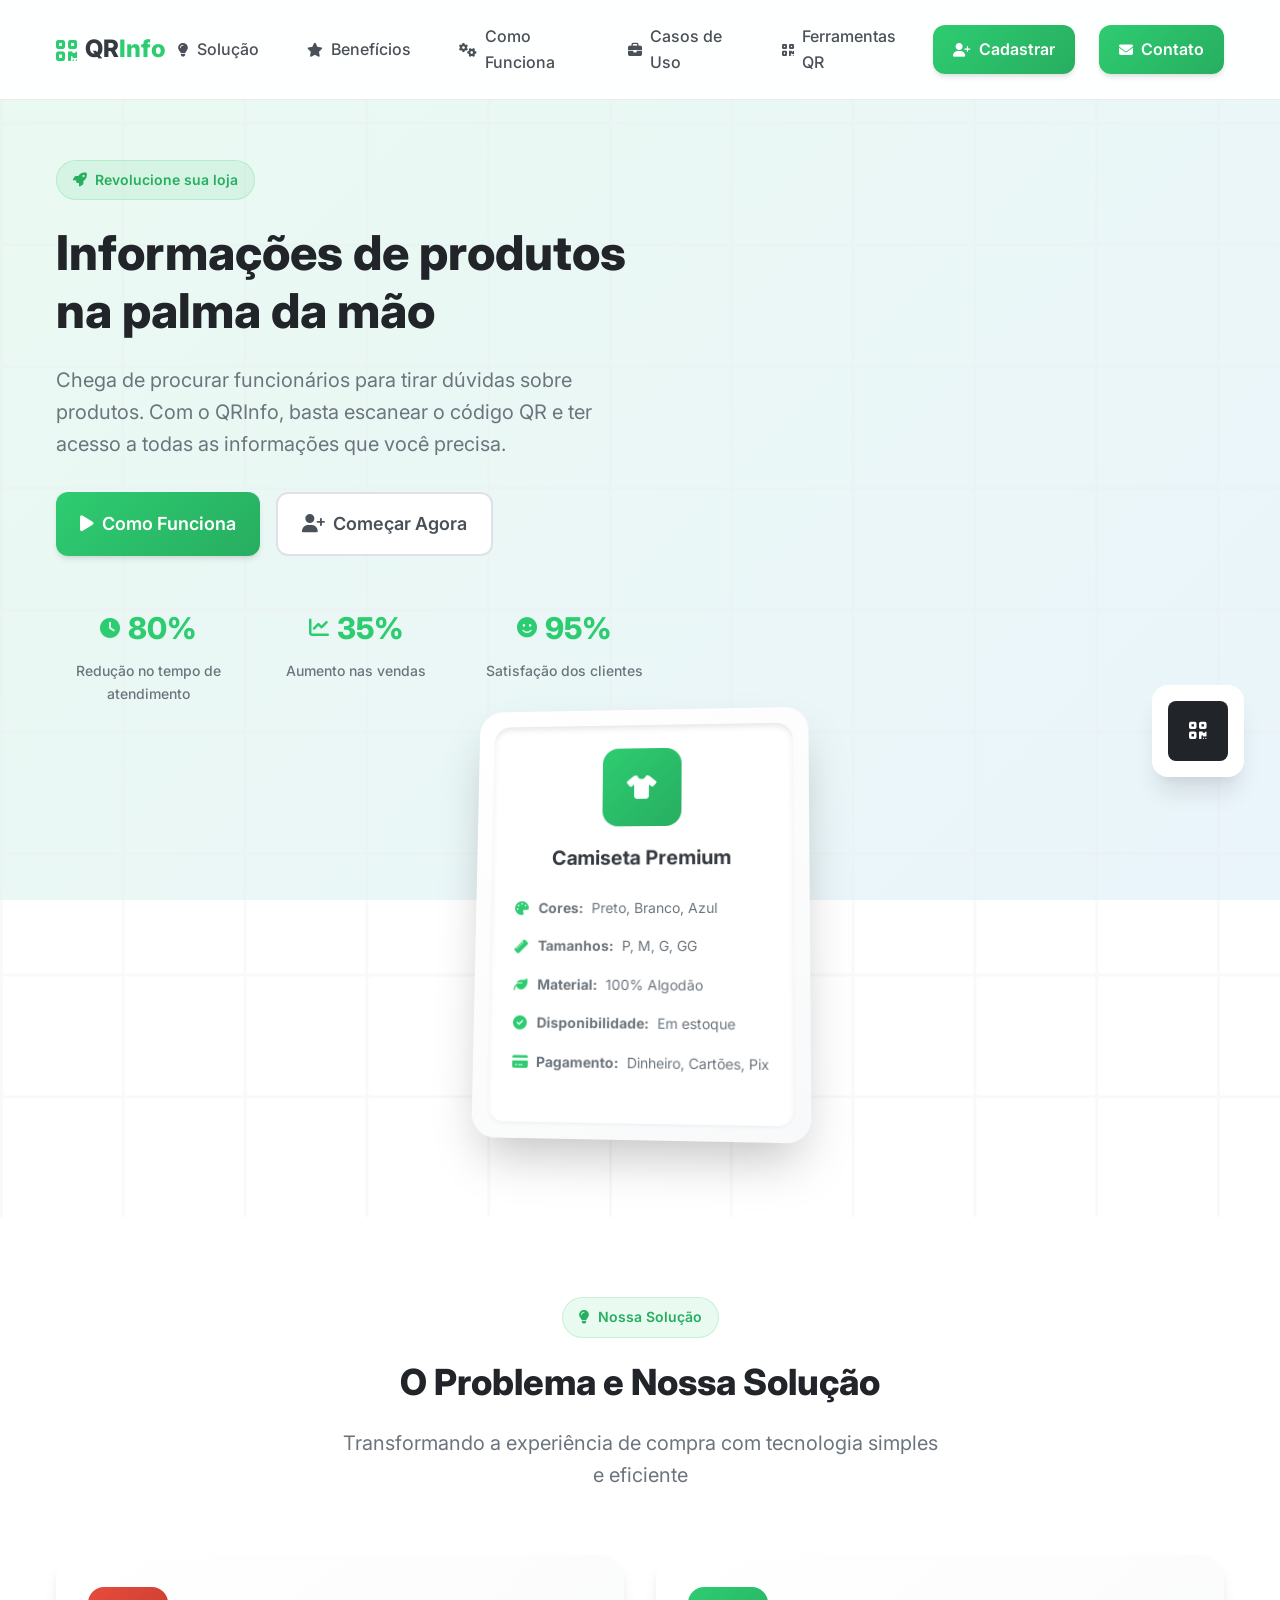
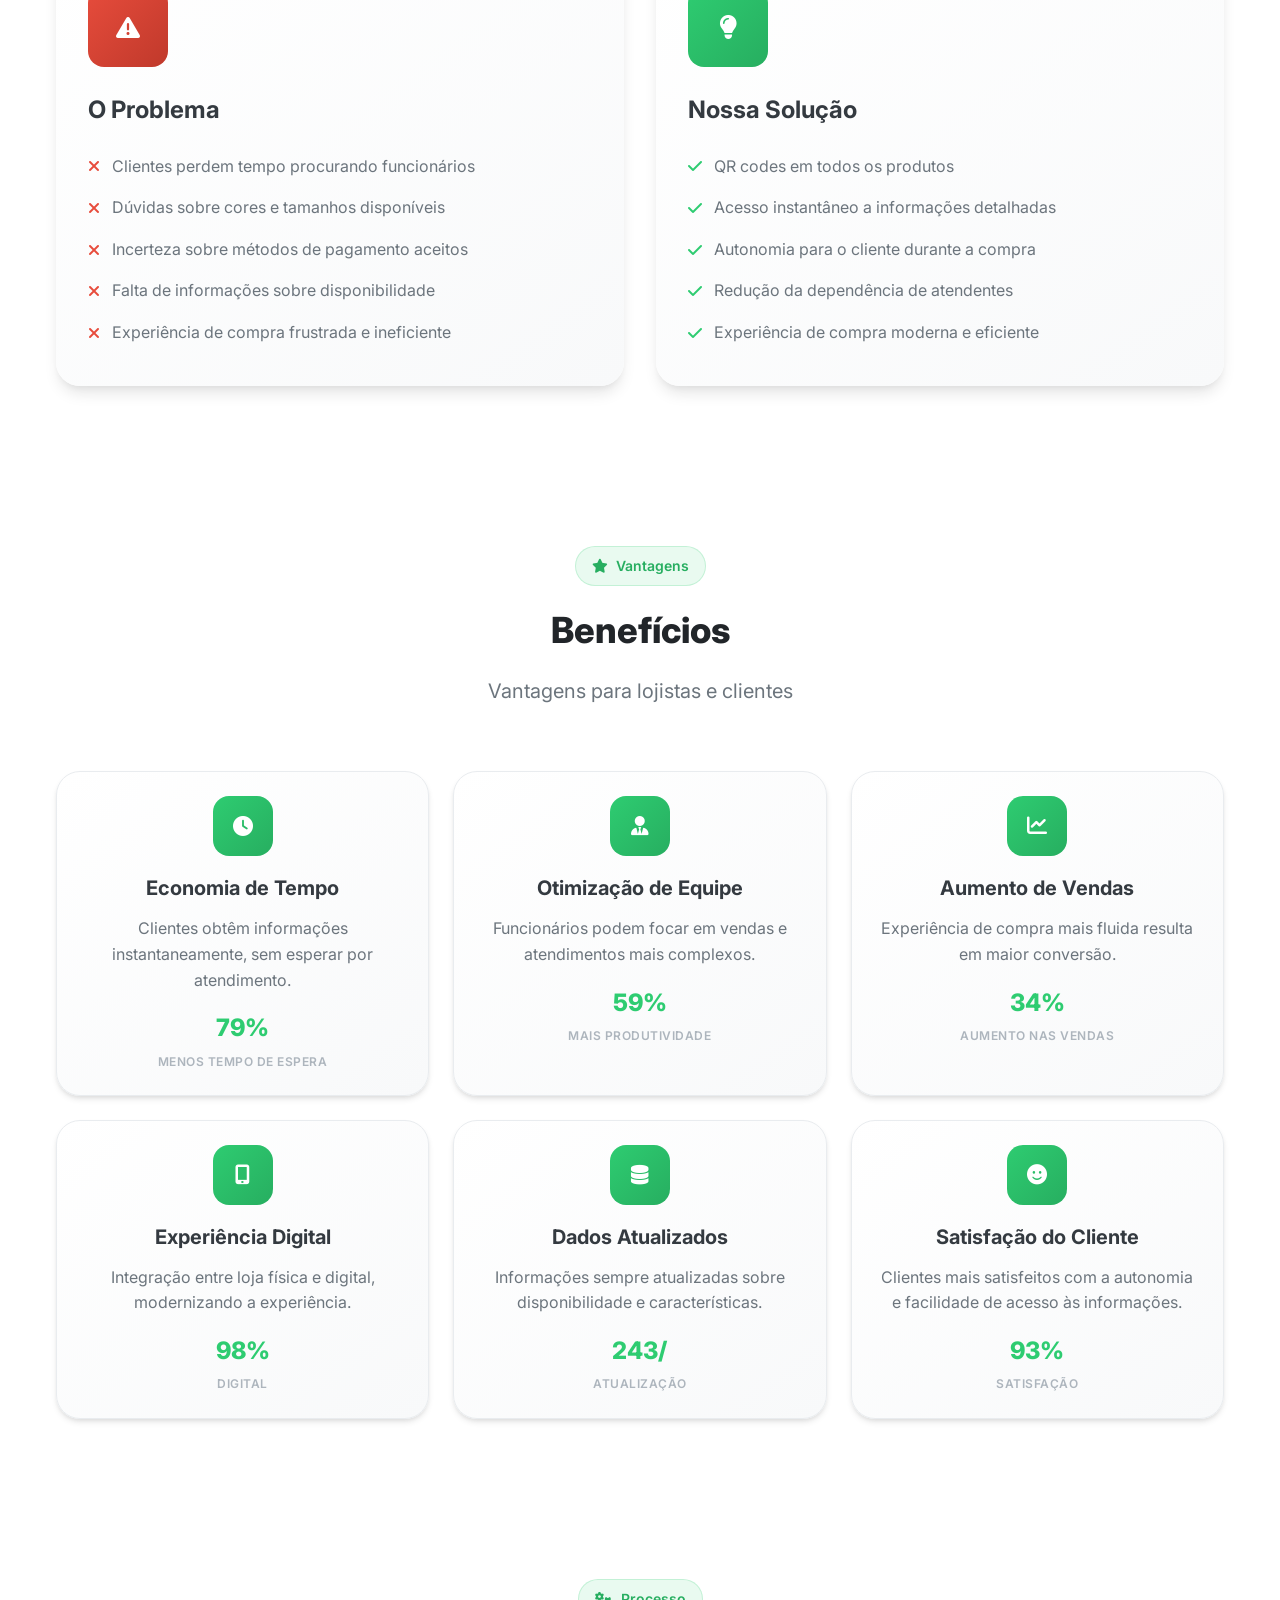
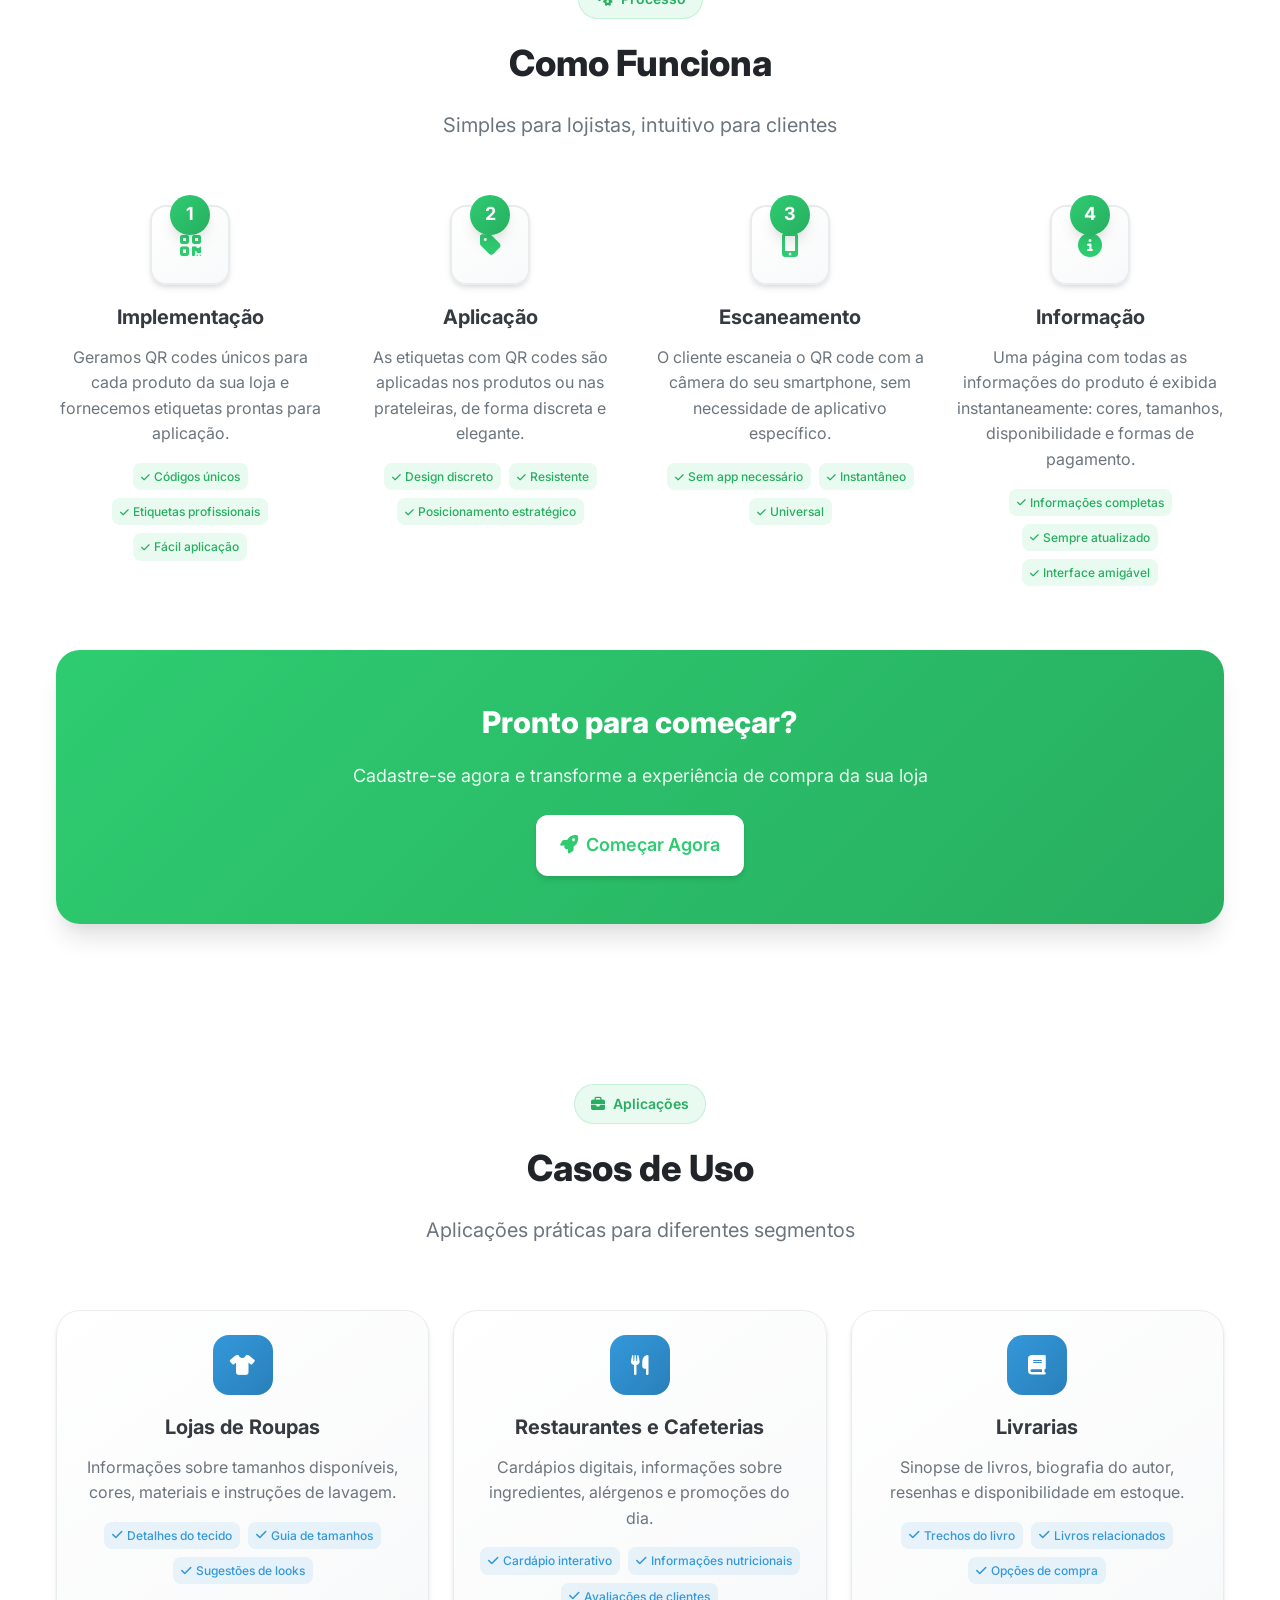
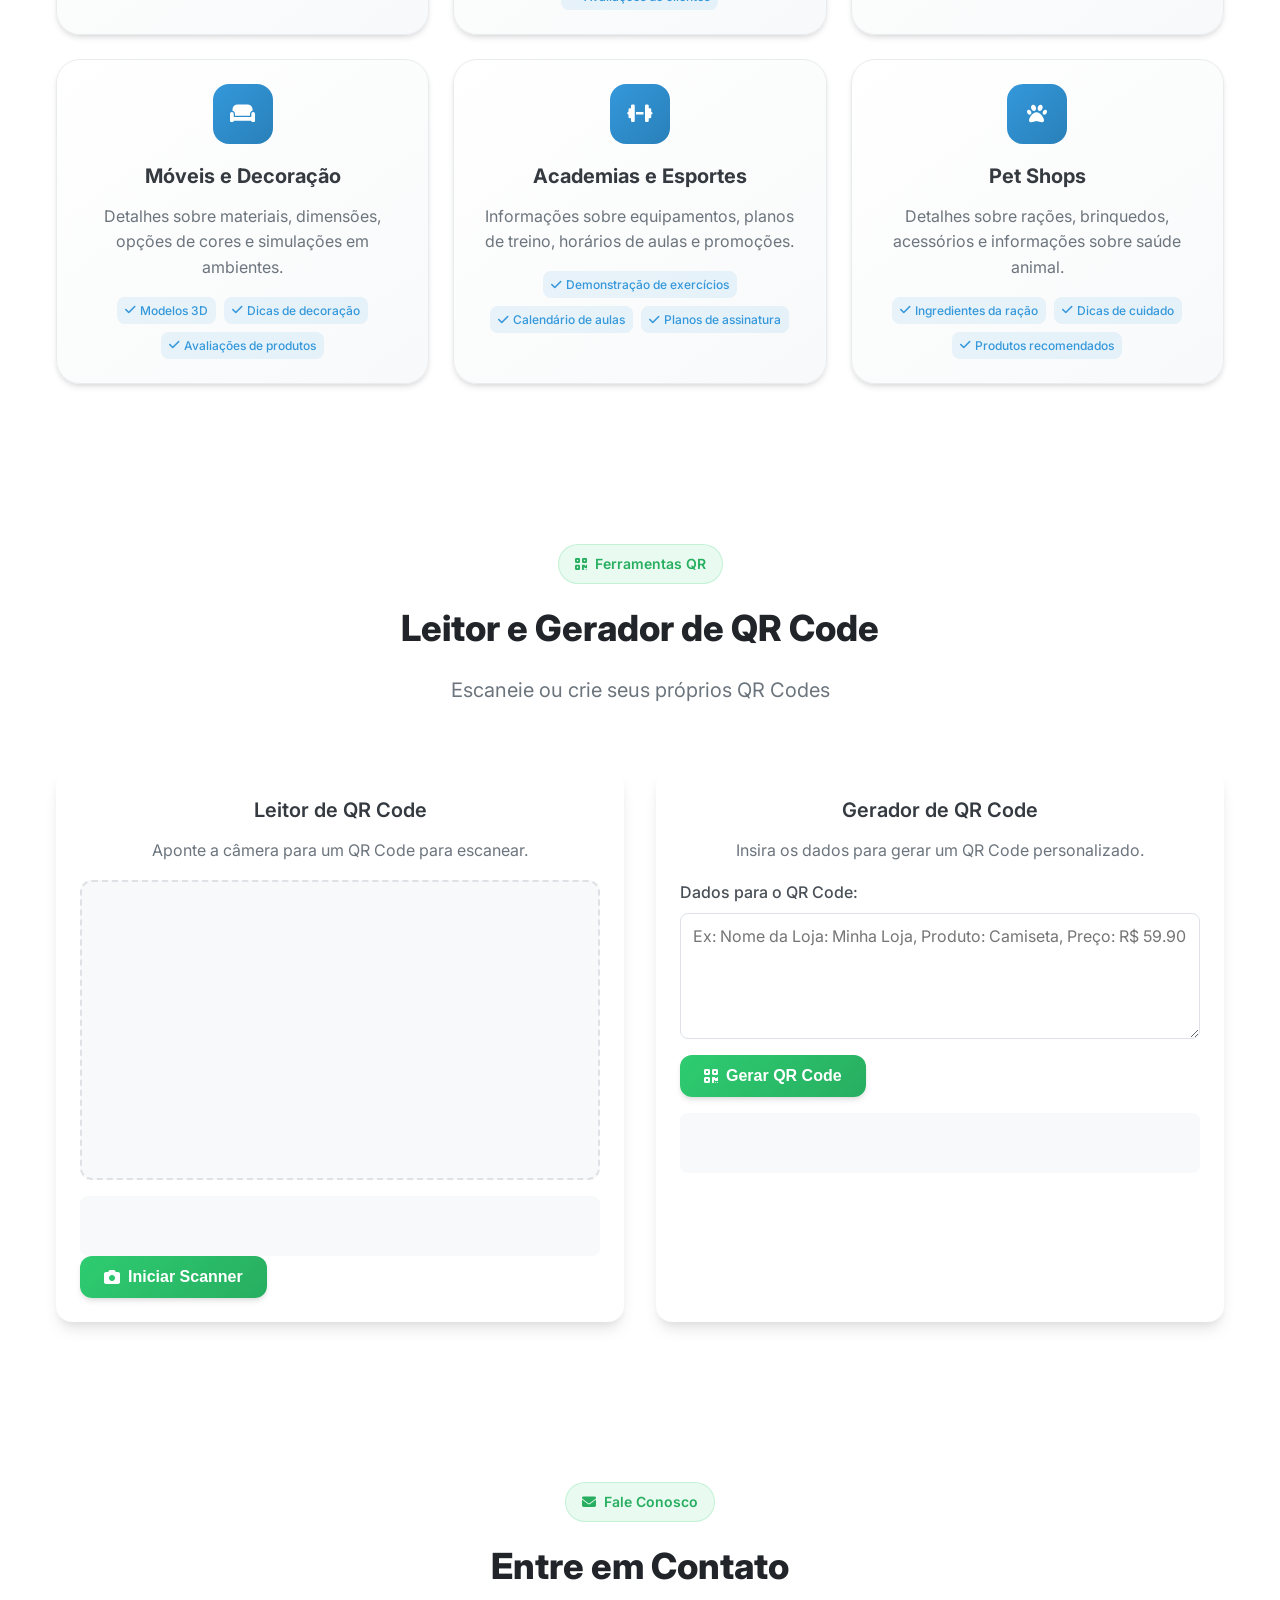
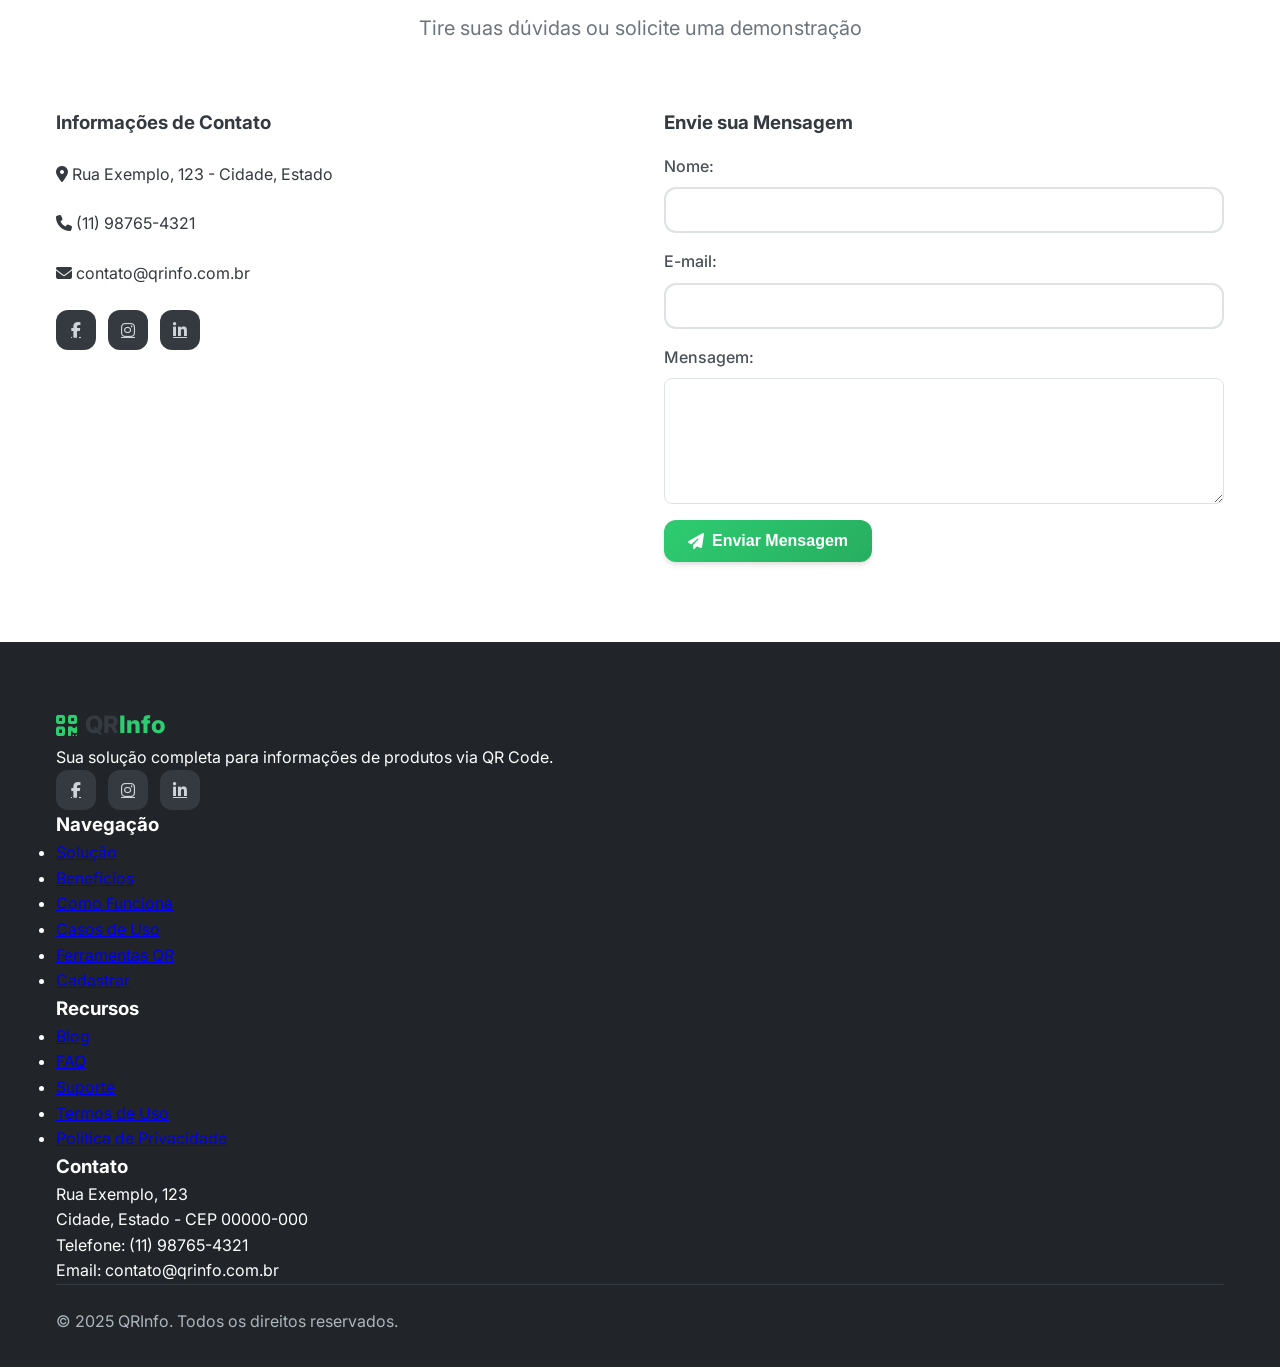
<file: index.html>
<!DOCTYPE html>
<html lang="pt-br">
<head>
    <meta charset="UTF-8">
    <meta name="viewport" content="width=device-width, initial-scale=1.0">
    <title>QR Info - Informações de produtos ao seu alcance</title>
    <link rel="stylesheet" href="styles.css">
    <link rel="stylesheet" href="https://cdnjs.cloudflare.com/ajax/libs/font-awesome/6.5.0/css/all.min.css">
    <link rel="preconnect" href="https://fonts.googleapis.com">
    <link rel="preconnect" href="https://fonts.gstatic.com" crossorigin>
    <link href="https://fonts.googleapis.com/css2?family=Inter:wght@300;400;500;600;700;800&display=swap" rel="stylesheet">
    <meta name="description" content="Acesse informações detalhadas de produtos através de QR codes. Economize tempo e tenha todas as informações na palma da sua mão.">
</head>
<body>
    <header>
        <div class="container">
            <div class="logo">
                <i class="fas fa-qrcode logo-icon"></i>
                <h1>QR<span>Info</span></h1>
            </div>
            <nav>
                <ul>
                    <li><a href="#solucao"><i class="fas fa-lightbulb"></i> Solução</a></li>
                    <li><a href="#beneficios"><i class="fas fa-star"></i> Benefícios</a></li>
                    <li><a href="#como-funciona"><i class="fas fa-cogs"></i> Como Funciona</a></li>
                    <li><a href="#casos"><i class="fas fa-briefcase"></i> Casos de Uso</a></li>
                    <li><a href="#qr-tools"><i class="fas fa-qrcode"></i> Ferramentas QR</a></li>
                    <li><a href="selecao_cadastro.html" class="btn-cadastro"><i class="fas fa-user-plus"></i> Cadastrar</a></li>
                    <li><a href="#contato" class="btn-contato"><i class="fas fa-envelope"></i> Contato</a></li>
                </ul>
                <div class="menu-toggle">
                    <i class="fas fa-bars"></i>
                </div>
            </nav>
        </div>
    </header>

    <section id="hero">
        <div class="container">
            <div class="hero-content">
                <div class="hero-badge">
                    <i class="fas fa-rocket"></i>
                    <span>Revolucione sua loja</span>
                </div>
                <h2>Informações de produtos na palma da mão</h2>
                <p>Chega de procurar funcionários para tirar dúvidas sobre produtos. Com o QRInfo, basta escanear o código QR e ter acesso a todas as informações que você precisa.</p>
                <div class="hero-buttons">
                    <a href="#como-funciona" class="btn-primary">
                        <i class="fas fa-play"></i>
                        Como Funciona
                    </a>
                    <a href="selecao_cadastro.html" class="btn-secondary">
                        <i class="fas fa-user-plus"></i>
                        Começar Agora
                    </a>
                </div>
                <div class="hero-stats">
                    <div class="stat">
                        <div class="stat-number">
                            <i class="fas fa-clock"></i>
                            <span>80%</span>
                        </div>
                        <div class="stat-label">Redução no tempo de atendimento</div>
                    </div>
                    <div class="stat">
                        <div class="stat-number">
                            <i class="fas fa-chart-line"></i>
                            <span>35%</span>
                        </div>
                        <div class="stat-label">Aumento nas vendas</div>
                    </div>
                    <div class="stat">
                        <div class="stat-number">
                            <i class="fas fa-smile"></i>
                            <span>95%</span>
                        </div>
                        <div class="stat-label">Satisfação dos clientes</div>
                    </div>
                </div>
            </div>
            <div class="hero-image">
                <div class="phone-mockup">
                    <div class="phone-screen">
                        <div class="product-info">
                            <div class="product-image">
                                <i class="fas fa-tshirt"></i>
                            </div>
                            <h3>Camiseta Premium</h3>
                            <ul>
                                <li><i class="fas fa-palette"></i> <strong>Cores:</strong> Preto, Branco, Azul</li>
                                <li><i class="fas fa-ruler"></i> <strong>Tamanhos:</strong> P, M, G, GG</li>
                                <li><i class="fas fa-leaf"></i> <strong>Material:</strong> 100% Algodão</li>
                                <li><i class="fas fa-check-circle"></i> <strong>Disponibilidade:</strong> Em estoque</li>
                                <li><i class="fas fa-credit-card"></i> <strong>Pagamento:</strong> Dinheiro, Cartões, Pix</li>
                            </ul>
                        </div>
                    </div>
                    <div class="phone-home-button"></div>
                </div>
                <div class="qr-code-overlay">
                    <div class="qr-code">
                        <i class="fas fa-qrcode"></i>
                    </div>
                    <div class="scan-animation"></div>
                </div>
            </div>
        </div>
    </section>

    <section id="solucao">
        <div class="container">
            <div class="section-header">
                <div class="section-badge">
                    <i class="fas fa-lightbulb"></i>
                    <span>Nossa Solução</span>
                </div>
                <h2>O Problema e Nossa Solução</h2>
                <p>Transformando a experiência de compra com tecnologia simples e eficiente</p>
            </div>
            <div class="solution-grid">
                <div class="problem-card">
                    <div class="card-icon problem-icon">
                        <i class="fas fa-exclamation-triangle"></i>
                    </div>
                    <h3>O Problema</h3>
                    <ul>
                        <li><i class="fas fa-times"></i> Clientes perdem tempo procurando funcionários</li>
                        <li><i class="fas fa-times"></i> Dúvidas sobre cores e tamanhos disponíveis</li>
                        <li><i class="fas fa-times"></i> Incerteza sobre métodos de pagamento aceitos</li>
                        <li><i class="fas fa-times"></i> Falta de informações sobre disponibilidade</li>
                        <li><i class="fas fa-times"></i> Experiência de compra frustrada e ineficiente</li>
                    </ul>
                </div>
                <div class="solution-card">
                    <div class="card-icon solution-icon">
                        <i class="fas fa-lightbulb"></i>
                    </div>
                    <h3>Nossa Solução</h3>
                    <ul>
                        <li><i class="fas fa-check"></i> QR codes em todos os produtos</li>
                        <li><i class="fas fa-check"></i> Acesso instantâneo a informações detalhadas</li>
                        <li><i class="fas fa-check"></i> Autonomia para o cliente durante a compra</li>
                        <li><i class="fas fa-check"></i> Redução da dependência de atendentes</li>
                        <li><i class="fas fa-check"></i> Experiência de compra moderna e eficiente</li>
                    </ul>
                </div>
            </div>
        </div>
    </section>

    <section id="beneficios">
        <div class="container">
            <div class="section-header">
                <div class="section-badge">
                    <i class="fas fa-star"></i>
                    <span>Vantagens</span>
                </div>
                <h2>Benefícios</h2>
                <p>Vantagens para lojistas e clientes</p>
            </div>
            <div class="benefits-grid">
                <div class="benefit-card">
                    <div class="benefit-icon">
                        <i class="fas fa-clock"></i>
                    </div>
                    <h3>Economia de Tempo</h3>
                    <p>Clientes obtêm informações instantaneamente, sem esperar por atendimento.</p>
                    <div class="benefit-metric">
                        <span class="metric-value">80%</span>
                        <span class="metric-label">menos tempo de espera</span>
                    </div>
                </div>
                <div class="benefit-card">
                    <div class="benefit-icon">
                        <i class="fas fa-user-tie"></i>
                    </div>
                    <h3>Otimização de Equipe</h3>
                    <p>Funcionários podem focar em vendas e atendimentos mais complexos.</p>
                    <div class="benefit-metric">
                        <span class="metric-value">60%</span>
                        <span class="metric-label">mais produtividade</span>
                    </div>
                </div>
                <div class="benefit-card">
                    <div class="benefit-icon">
                        <i class="fas fa-chart-line"></i>
                    </div>
                    <h3>Aumento de Vendas</h3>
                    <p>Experiência de compra mais fluida resulta em maior conversão.</p>
                    <div class="benefit-metric">
                        <span class="metric-value">35%</span>
                        <span class="metric-label">aumento nas vendas</span>
                    </div>
                </div>
                <div class="benefit-card">
                    <div class="benefit-icon">
                        <i class="fas fa-mobile-alt"></i>
                    </div>
                    <h3>Experiência Digital</h3>
                    <p>Integração entre loja física e digital, modernizando a experiência.</p>
                    <div class="benefit-metric">
                        <span class="metric-value">100%</span>
                        <span class="metric-label">digital</span>
                    </div>
                </div>
                <div class="benefit-card">
                    <div class="benefit-icon">
                        <i class="fas fa-database"></i>
                    </div>
                    <h3>Dados Atualizados</h3>
                    <p>Informações sempre atualizadas sobre disponibilidade e características.</p>
                    <div class="benefit-metric">
                        <span class="metric-value">24/7</span>
                        <span class="metric-label">atualização</span>
                    </div>
                </div>
                <div class="benefit-card">
                    <div class="benefit-icon">
                        <i class="fas fa-smile"></i>
                    </div>
                    <h3>Satisfação do Cliente</h3>
                    <p>Clientes mais satisfeitos com a autonomia e facilidade de acesso às informações.</p>
                    <div class="benefit-metric">
                        <span class="metric-value">95%</span>
                        <span class="metric-label">satisfação</span>
                    </div>
                </div>
            </div>
        </div>
    </section>

    <section id="como-funciona">
        <div class="container">
            <div class="section-header">
                <div class="section-badge">
                    <i class="fas fa-cogs"></i>
                    <span>Processo</span>
                </div>
                <h2>Como Funciona</h2>
                <p>Simples para lojistas, intuitivo para clientes</p>
            </div>
            <div class="steps-container">
                <div class="step">
                    <div class="step-number">1</div>
                    <div class="step-icon">
                        <i class="fas fa-qrcode"></i>
                    </div>
                    <h3>Implementação</h3>
                    <p>Geramos QR codes únicos para cada produto da sua loja e fornecemos etiquetas prontas para aplicação.</p>
                    <div class="step-features">
                        <span><i class="fas fa-check"></i> Códigos únicos</span>
                        <span><i class="fas fa-check"></i> Etiquetas profissionais</span>
                        <span><i class="fas fa-check"></i> Fácil aplicação</span>
                    </div>
                </div>
                <div class="step">
                    <div class="step-number">2</div>
                    <div class="step-icon">
                        <i class="fas fa-tag"></i>
                    </div>
                    <h3>Aplicação</h3>
                    <p>As etiquetas com QR codes são aplicadas nos produtos ou nas prateleiras, de forma discreta e elegante.</p>
                    <div class="step-features">
                        <span><i class="fas fa-check"></i> Design discreto</span>
                        <span><i class="fas fa-check"></i> Resistente</span>
                        <span><i class="fas fa-check"></i> Posicionamento estratégico</span>
                    </div>
                </div>
                <div class="step">
                    <div class="step-number">3</div>
                    <div class="step-icon">
                        <i class="fas fa-mobile-alt"></i>
                    </div>
                    <h3>Escaneamento</h3>
                    <p>O cliente escaneia o QR code com a câmera do seu smartphone, sem necessidade de aplicativo específico.</p>
                    <div class="step-features">
                        <span><i class="fas fa-check"></i> Sem app necessário</span>
                        <span><i class="fas fa-check"></i> Instantâneo</span>
                        <span><i class="fas fa-check"></i> Universal</span>
                    </div>
                </div>
                <div class="step">
                    <div class="step-number">4</div>
                    <div class="step-icon">
                        <i class="fas fa-info-circle"></i>
                    </div>
                    <h3>Informação</h3>
                    <p>Uma página com todas as informações do produto é exibida instantaneamente: cores, tamanhos, disponibilidade e formas de pagamento.</p>
                    <div class="step-features">
                        <span><i class="fas fa-check"></i> Informações completas</span>
                        <span><i class="fas fa-check"></i> Sempre atualizado</span>
                        <span><i class="fas fa-check"></i> Interface amigável</span>
                    </div>
                </div>
            </div>
            
            <div class="demo-cta-section">
                <div class="demo-cta-content">
                    <h3>Pronto para começar?</h3>
                    <p>Cadastre-se agora e transforme a experiência de compra da sua loja</p>
                    <a href="cadastro.html" class="btn-primary btn-large">
                        <i class="fas fa-rocket"></i>
                        Começar Agora
                    </a>
                </div>
            </div>
        </div>
    </section>

    <section id="casos">
        <div class="container">
            <div class="section-header">
                <div class="section-badge">
                    <i class="fas fa-briefcase"></i>
                    <span>Aplicações</span>
                </div>
                <h2>Casos de Uso</h2>
                <p>Aplicações práticas para diferentes segmentos</p>
            </div>
            <div class="cases-grid">
                <div class="case-card">
                    <div class="case-icon">
                        <i class="fas fa-tshirt"></i>
                    </div>
                    <h3>Lojas de Roupas</h3>
                    <p>Informações sobre tamanhos disponíveis, cores, materiais e instruções de lavagem.</p>
                    <div class="case-features">
                        <span><i class="fas fa-check"></i> Detalhes do tecido</span>
                        <span><i class="fas fa-check"></i> Guia de tamanhos</span>
                        <span><i class="fas fa-check"></i> Sugestões de looks</span>
                    </div>
                </div>
                <div class="case-card">
                    <div class="case-icon">
                        <i class="fas fa-utensils"></i>
                    </div>
                    <h3>Restaurantes e Cafeterias</h3>
                    <p>Cardápios digitais, informações sobre ingredientes, alérgenos e promoções do dia.</p>
                    <div class="case-features">
                        <span><i class="fas fa-check"></i> Cardápio interativo</span>
                        <span><i class="fas fa-check"></i> Informações nutricionais</span>
                        <span><i class="fas fa-check"></i> Avaliações de clientes</span>
                    </div>
                </div>
                <div class="case-card">
                    <div class="case-icon">
                        <i class="fas fa-book"></i>
                    </div>
                    <h3>Livrarias</h3>
                    <p>Sinopse de livros, biografia do autor, resenhas e disponibilidade em estoque.</p>
                    <div class="case-features">
                        <span><i class="fas fa-check"></i> Trechos do livro</span>
                        <span><i class="fas fa-check"></i> Livros relacionados</span>
                        <span><i class="fas fa-check"></i> Opções de compra</span>
                    </div>
                </div>
                <div class="case-card">
                    <div class="case-icon">
                        <i class="fas fa-couch"></i>
                    </div>
                    <h3>Móveis e Decoração</h3>
                    <p>Detalhes sobre materiais, dimensões, opções de cores e simulações em ambientes.</p>
                    <div class="case-features">
                        <span><i class="fas fa-check"></i> Modelos 3D</span>
                        <span><i class="fas fa-check"></i> Dicas de decoração</span>
                        <span><i class="fas fa-check"></i> Avaliações de produtos</span>
                    </div>
                </div>
                <div class="case-card">
                    <div class="case-icon">
                        <i class="fas fa-dumbbell"></i>
                    </div>
                    <h3>Academias e Esportes</h3>
                    <p>Informações sobre equipamentos, planos de treino, horários de aulas e promoções.</p>
                    <div class="case-features">
                        <span><i class="fas fa-check"></i> Demonstração de exercícios</span>
                        <span><i class="fas fa-check"></i> Calendário de aulas</span>
                        <span><i class="fas fa-check"></i> Planos de assinatura</span>
                    </div>
                </div>
                <div class="case-card">
                    <div class="case-icon">
                        <i class="fas fa-paw"></i>
                    </div>
                    <h3>Pet Shops</h3>
                    <p>Detalhes sobre rações, brinquedos, acessórios e informações sobre saúde animal.</p>
                    <div class="case-features">
                        <span><i class="fas fa-check"></i> Ingredientes da ração</span>
                        <span><i class="fas fa-check"></i> Dicas de cuidado</span>
                        <span><i class="fas fa-check"></i> Produtos recomendados</span>
                    </div>
                </div>
            </div>
        </div>
    </section>

    <section id="qr-tools">
        <div class="container">
            <div class="section-header">
                <div class="section-badge">
                    <i class="fas fa-qrcode"></i>
                    <span>Ferramentas QR</span>
                </div>
                <h2>Leitor e Gerador de QR Code</h2>
                <p>Escaneie ou crie seus próprios QR Codes</p>
            </div>
            <div class="qr-tools-grid">
                <div class="qr-scanner-card">
                    <h3>Leitor de QR Code</h3>
                    <p>Aponte a câmera para um QR Code para escanear.</p>
                    <div id="reader" style="width: 100%;"></div>
                    <div id="qr-reader-results" class="qr-results"></div>
                    <button id="startScanner" class="btn btn-primary"><i class="fas fa-camera"></i> Iniciar Scanner</button>
                    <button id="stopScanner" class="btn btn-secondary" style="display: none;"><i class="fas fa-stop-circle"></i> Parar Scanner</button>
                </div>
                <div class="qr-generator-card">
                    <h3>Gerador de QR Code</h3>
                    <p>Insira os dados para gerar um QR Code personalizado.</p>
                    <div class="form-group">
                        <label for="generatorData">Dados para o QR Code:</label>
                        <textarea id="generatorData" rows="5" placeholder="Ex: Nome da Loja: Minha Loja, Produto: Camiseta, Preço: R$ 59.90"></textarea>
                    </div>
                    <button id="generateQr" class="btn btn-primary"><i class="fas fa-qrcode"></i> Gerar QR Code</button>
                    <div id="qrcodeGenerator" class="qr-output"></div>
                </div>
            </div>
        </div>
    </section>

    <section id="contato">
        <div class="container">
            <div class="section-header">
                <div class="section-badge">
                    <i class="fas fa-envelope"></i>
                    <span>Fale Conosco</span>
                </div>
                <h2>Entre em Contato</h2>
                <p>Tire suas dúvidas ou solicite uma demonstração</p>
            </div>
            <div class="contact-content">
                <div class="contact-info">
                    <h3>Informações de Contato</h3>
                    <p><i class="fas fa-map-marker-alt"></i> Rua Exemplo, 123 - Cidade, Estado</p>
                    <p><i class="fas fa-phone"></i> (11) 98765-4321</p>
                    <p><i class="fas fa-envelope"></i> contato@qrinfo.com.br</p>
                    <div class="social-links">
                        <a href="#"><i class="fab fa-facebook-f"></i></a>
                        <a href="#"><i class="fab fa-instagram"></i></a>
                        <a href="#"><i class="fab fa-linkedin-in"></i></a>
                    </div>
                </div>
                <div class="contact-form">
                    <h3>Envie sua Mensagem</h3>
                    <form>
                        <div class="form-group">
                            <label for="contactName">Nome:</label>
                            <input type="text" id="contactName" name="contactName" required>
                        </div>
                        <div class="form-group">
                            <label for="contactEmail">E-mail:</label>
                            <input type="email" id="contactEmail" name="contactEmail" required>
                        </div>
                        <div class="form-group">
                            <label for="contactMessage">Mensagem:</label>
                            <textarea id="contactMessage" name="contactMessage" rows="5" required></textarea>
                        </div>
                        <button type="submit" class="btn btn-primary">
                            <i class="fas fa-paper-plane"></i>
                            Enviar Mensagem
                        </button>
                    </form>
                </div>
            </div>
        </div>
    </section>

    <footer>
        <div class="container">
            <div class="footer-grid">
                <div class="footer-col logo-col">
                    <div class="logo">
                        <i class="fas fa-qrcode logo-icon"></i>
                        <h1>QR<span>Info</span></h1>
                    </div>
                    <p>Sua solução completa para informações de produtos via QR Code.</p>
                    <div class="social-links">
                        <a href="#"><i class="fab fa-facebook-f"></i></a>
                        <a href="#"><i class="fab fa-instagram"></i></a>
                        <a href="#"><i class="fab fa-linkedin-in"></i></a>
                    </div>
                </div>
                <div class="footer-col">
                    <h3>Navegação</h3>
                    <ul>
                        <li><a href="#solucao">Solução</a></li>
                        <li><a href="#beneficios">Benefícios</a></li>
                        <li><a href="#como-funciona">Como Funciona</a></li>
                        <li><a href="#casos">Casos de Uso</a></li>
                        <li><a href="#qr-tools">Ferramentas QR</a></li>
                        <li><a href="cadastro.html">Cadastrar</a></li>
                    </ul>
                </div>
                <div class="footer-col">
                    <h3>Recursos</h3>
                    <ul>
                        <li><a href="#">Blog</a></li>
                        <li><a href="#">FAQ</a></li>
                        <li><a href="#">Suporte</a></li>
                        <li><a href="#">Termos de Uso</a></li>
                        <li><a href="#">Política de Privacidade</a></li>
                    </ul>
                </div>
                <div class="footer-col">
                    <h3>Contato</h3>
                    <p>Rua Exemplo, 123</p>
                    <p>Cidade, Estado - CEP 00000-000</p>
                    <p>Telefone: (11) 98765-4321</p>
                    <p>Email: contato@qrinfo.com.br</p>
                </div>
            </div>
            <div class="footer-bottom">
                <p>&copy; 2025 QRInfo. Todos os direitos reservados.</p>
            </div>
        </div>
    </footer>

    <script src="script.js"></script>
    <script src="qrcode.min.js"></script>
    <script src="html5-qrcode.min.js"></script>
</body>
</html>
</file>
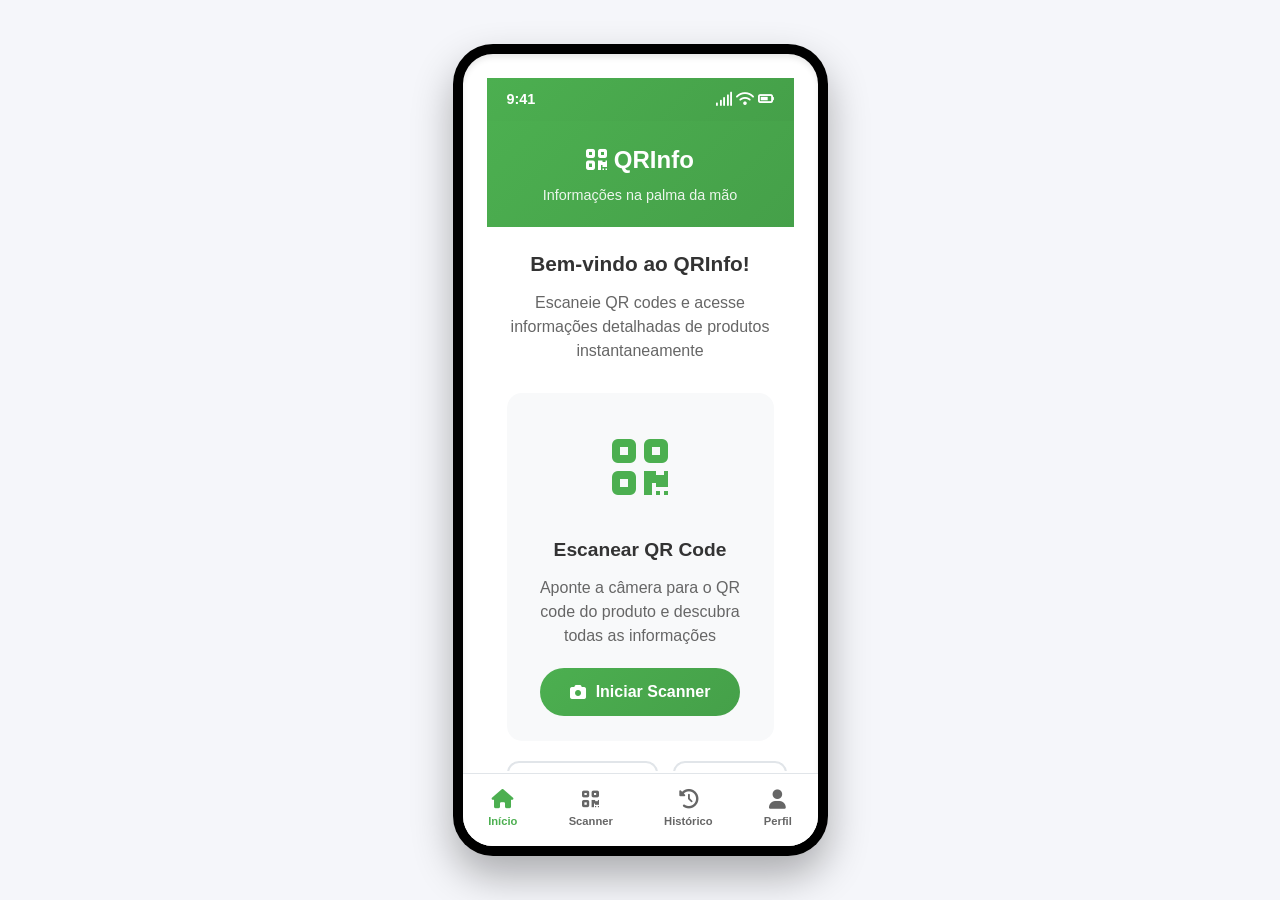
<file: app_cliente.html>
<!DOCTYPE html>
<html lang="pt-BR">
<head>
    <meta charset="UTF-8">
    <meta name="viewport" content="width=device-width, initial-scale=1.0">
    <title>QRInfo - App Cliente</title>
    <link rel="stylesheet" href="styles.css">
    <link href="https://cdnjs.cloudflare.com/ajax/libs/font-awesome/6.0.0/css/all.min.css" rel="stylesheet">
    <script src="html5-qrcode.min.js"></script>
    <style>
        body {
            margin: 0;
            padding: 0;
            font-family: 'Segoe UI', Tahoma, Geneva, Verdana, sans-serif;
            background: #f5f6fa;
            display: flex;
            justify-content: center;
            align-items: center;
            min-height: 100vh;
        }

        .phone-container {
            width: 375px;
            height: 812px;
            background: #000;
            border-radius: 40px;
            padding: 10px;
            box-shadow: 0 20px 40px rgba(0,0,0,0.3);
            position: relative;
        }

        .phone-screen {
            width: 100%;
            height: 100%;
            background: white;
            border-radius: 30px;
            overflow: hidden;
            position: relative;
        }

        .status-bar {
            background: linear-gradient(135deg, #4CAF50, #45a049);
            color: white;
            padding: 10px 20px;
            display: flex;
            justify-content: space-between;
            align-items: center;
            font-size: 0.9rem;
            font-weight: 600;
        }

        .app-header {
            background: linear-gradient(135deg, #4CAF50, #45a049);
            color: white;
            padding: 20px;
            text-align: center;
        }

        .app-title {
            font-size: 1.5rem;
            font-weight: 700;
            margin-bottom: 5px;
        }

        .app-subtitle {
            font-size: 0.9rem;
            opacity: 0.9;
        }

        .app-content {
            padding: 20px;
            height: calc(100% - 200px);
            overflow-y: auto;
        }

        .welcome-section {
            text-align: center;
            margin-bottom: 30px;
        }

        .welcome-title {
            font-size: 1.3rem;
            color: #333;
            margin-bottom: 10px;
            font-weight: 600;
        }

        .welcome-text {
            color: #666;
            line-height: 1.5;
        }

        .scanner-section {
            background: #f8f9fa;
            border-radius: 15px;
            padding: 25px;
            text-align: center;
            margin-bottom: 20px;
        }

        .scanner-icon {
            font-size: 4rem;
            color: #4CAF50;
            margin-bottom: 15px;
        }

        .scanner-title {
            font-size: 1.2rem;
            color: #333;
            margin-bottom: 10px;
            font-weight: 600;
        }

        .scanner-text {
            color: #666;
            margin-bottom: 20px;
            line-height: 1.5;
        }

        .scan-button {
            background: linear-gradient(135deg, #4CAF50, #45a049);
            color: white;
            border: none;
            padding: 15px 30px;
            border-radius: 25px;
            font-size: 1rem;
            font-weight: 600;
            cursor: pointer;
            transition: all 0.3s ease;
            display: flex;
            align-items: center;
            justify-content: center;
            gap: 10px;
            margin: 0 auto;
        }

        .scan-button:hover {
            transform: translateY(-2px);
            box-shadow: 0 10px 20px rgba(76, 175, 80, 0.3);
        }

        .features-grid {
            display: grid;
            grid-template-columns: 1fr 1fr;
            gap: 15px;
            margin-bottom: 20px;
        }

        .feature-card {
            background: white;
            border: 2px solid #e1e5e9;
            border-radius: 12px;
            padding: 20px;
            text-align: center;
            transition: all 0.3s ease;
        }

        .feature-card:hover {
            border-color: #4CAF50;
            transform: translateY(-2px);
        }

        .feature-icon {
            font-size: 2rem;
            color: #4CAF50;
            margin-bottom: 10px;
        }

        .feature-title {
            font-size: 0.9rem;
            color: #333;
            font-weight: 600;
            margin-bottom: 5px;
        }

        .feature-text {
            font-size: 0.8rem;
            color: #666;
            line-height: 1.4;
        }

        .bottom-nav {
            position: absolute;
            bottom: 0;
            left: 0;
            right: 0;
            background: white;
            border-top: 1px solid #e1e5e9;
            display: flex;
            justify-content: space-around;
            padding: 15px 0;
        }

        .nav-item {
            display: flex;
            flex-direction: column;
            align-items: center;
            text-decoration: none;
            color: #666;
            transition: all 0.3s ease;
        }

        .nav-item.active {
            color: #4CAF50;
        }

        .nav-item i {
            font-size: 1.2rem;
            margin-bottom: 5px;
        }

        .nav-item span {
            font-size: 0.7rem;
            font-weight: 600;
        }

        .scanner-modal {
            display: none;
            position: absolute;
            top: 0;
            left: 0;
            right: 0;
            bottom: 0;
            background: white;
            z-index: 1000;
        }

        .scanner-header {
            background: #4CAF50;
            color: white;
            padding: 20px;
            display: flex;
            justify-content: space-between;
            align-items: center;
        }

        .scanner-camera {
            flex: 1;
            display: flex;
            align-items: center;
            justify-content: center;
            background: #f0f0f0;
            position: relative;
        }

        .camera-placeholder {
            text-align: center;
            color: #666;
        }

        .camera-placeholder i {
            font-size: 4rem;
            margin-bottom: 15px;
            display: block;
        }

        .product-modal {
            display: none;
            position: absolute;
            top: 0;
            left: 0;
            right: 0;
            bottom: 0;
            background: white;
            z-index: 1000;
        }

        .product-header {
            background: #4CAF50;
            color: white;
            padding: 20px;
            display: flex;
            justify-content: space-between;
            align-items: center;
        }

        .product-content {
            padding: 20px;
            overflow-y: auto;
            height: calc(100% - 80px);
        }

        .product-image {
            width: 100%;
            height: 200px;
            background: linear-gradient(135deg, #4CAF50, #45a049);
            border-radius: 15px;
            display: flex;
            align-items: center;
            justify-content: center;
            color: white;
            font-size: 3rem;
            margin-bottom: 20px;
        }

        .product-title {
            font-size: 1.5rem;
            color: #333;
            font-weight: 700;
            margin-bottom: 10px;
        }

        .product-price {
            font-size: 1.3rem;
            color: #4CAF50;
            font-weight: 700;
            margin-bottom: 15px;
        }

        .product-info {
            background: #f8f9fa;
            border-radius: 10px;
            padding: 15px;
            margin-bottom: 15px;
        }

        .info-title {
            font-weight: 600;
            color: #333;
            margin-bottom: 10px;
        }

        .info-list {
            list-style: none;
            padding: 0;
        }

        .info-list li {
            padding: 5px 0;
            color: #666;
            display: flex;
            align-items: center;
        }

        .info-list li i {
            color: #4CAF50;
            margin-right: 10px;
            width: 15px;
        }

        @media (max-width: 400px) {
            .phone-container {
                width: 100%;
                height: 100vh;
                border-radius: 0;
                padding: 0;
            }

            .phone-screen {
                border-radius: 0;
            }
        }
    </style>
</head>
<body>
    <div class="phone-container">
        <div class="phone-screen">
            <!-- Status Bar -->
            <div class="status-bar">
                <span>9:41</span>
                <span><i class="fas fa-signal"></i> <i class="fas fa-wifi"></i> <i class="fas fa-battery-three-quarters"></i></span>
            </div>

            <!-- App Header -->
            <div class="app-header">
                <div class="app-title">
                    <i class="fas fa-qrcode"></i> QRInfo
                </div>
                <div class="app-subtitle">Informações na palma da mão</div>
            </div>

            <!-- Main Content -->
            <div class="app-content">
                <div class="welcome-section">
                    <h2 class="welcome-title">Bem-vindo ao QRInfo!</h2>
                    <p class="welcome-text">
                        Escaneie QR codes e acesse informações detalhadas de produtos instantaneamente
                    </p>
                </div>

                <div class="scanner-section">
                    <div class="scanner-icon">
                        <i class="fas fa-qrcode"></i>
                    </div>
                    <h3 class="scanner-title">Escanear QR Code</h3>
                    <p class="scanner-text">
                        Aponte a câmera para o QR code do produto e descubra todas as informações
                    </p>
                    <button class="scan-button" onclick="openScanner()">
                        <i class="fas fa-camera"></i>
                        Iniciar Scanner
                    </button>
                </div>

                <div class="features-grid">
                    <div class="feature-card">
                        <div class="feature-icon">
                            <i class="fas fa-info-circle"></i>
                        </div>
                        <div class="feature-title">Informações Completas</div>
                        <div class="feature-text">Veja todos os detalhes do produto</div>
                    </div>

                    <div class="feature-card">
                        <div class="feature-icon">
                            <i class="fas fa-clock"></i>
                        </div>
                        <div class="feature-title">Acesso Rápido</div>
                        <div class="feature-text">Informações em segundos</div>
                    </div>

                    <div class="feature-card">
                        <div class="feature-icon">
                            <i class="fas fa-check-circle"></i>
                        </div>
                        <div class="feature-title">Disponibilidade</div>
                        <div class="feature-text">Veja se está em estoque</div>
                    </div>

                    <div class="feature-card">
                        <div class="feature-icon">
                            <i class="fas fa-star"></i>
                        </div>
                        <div class="feature-title">Qualidade</div>
                        <div class="feature-text">Informações confiáveis</div>
                    </div>
                </div>
            </div>

            <!-- Bottom Navigation -->
            <div class="bottom-nav">
                <a href="#" class="nav-item active">
                    <i class="fas fa-home"></i>
                    <span>Início</span>
                </a>
                <a href="#" class="nav-item" onclick="openScanner()">
                    <i class="fas fa-qrcode"></i>
                    <span>Scanner</span>
                </a>
                <a href="#" class="nav-item">
                    <i class="fas fa-history"></i>
                    <span>Histórico</span>
                </a>
                <a href="#" class="nav-item">
                    <i class="fas fa-user"></i>
                    <span>Perfil</span>
                </a>
            </div>

            <!-- Scanner Modal -->
            <div id="scannerModal" class="scanner-modal">
                <div class="scanner-header">
                    <h3>Scanner QR Code</h3>
                    <button onclick="closeScanner()" style="background: none; border: none; color: white; font-size: 1.5rem;">
                        <i class="fas fa-times"></i>
                    </button>
                </div>
                <div class="scanner-camera">
                    <div class="camera-placeholder">
                        <i class="fas fa-camera"></i>
                        <p>Posicione o QR code na câmera</p>
                        <button class="scan-button" onclick="simulateScan()">
                            Simular Escaneamento
                        </button>
                    </div>
                </div>
            </div>

            <!-- Product Modal -->
            <div id="productModal" class="product-modal">
                <div class="product-header">
                    <h3>Informações do Produto</h3>
                    <button onclick="closeProduct()" style="background: none; border: none; color: white; font-size: 1.5rem;">
                        <i class="fas fa-times"></i>
                    </button>
                </div>
                <div class="product-content">
                    <div class="product-image">
                        <i class="fas fa-tshirt"></i>
                    </div>
                    
                    <h2 class="product-title">Camiseta Premium</h2>
                    <div class="product-price">R$ 89,90</div>
                    
                    <div class="product-info">
                        <div class="info-title">
                            <i class="fas fa-info-circle" style="color: #4CAF50; margin-right: 8px;"></i>
                            Detalhes do Produto
                        </div>
                        <ul class="info-list">
                            <li><i class="fas fa-palette"></i> Cores: Preto, Branco, Azul</li>
                            <li><i class="fas fa-ruler"></i> Tamanhos: P, M, G, GG</li>
                            <li><i class="fas fa-leaf"></i> Material: 100% Algodão</li>
                            <li><i class="fas fa-check-circle"></i> Disponibilidade: Em estoque</li>
                        </ul>
                    </div>
                    
                    <div class="product-info">
                        <div class="info-title">
                            <i class="fas fa-credit-card" style="color: #4CAF50; margin-right: 8px;"></i>
                            Formas de Pagamento
                        </div>
                        <ul class="info-list">
                            <li><i class="fas fa-money-bill"></i> Dinheiro</li>
                            <li><i class="fas fa-credit-card"></i> Cartões de Crédito/Débito</li>
                            <li><i class="fas fa-mobile-alt"></i> PIX</li>
                        </ul>
                    </div>
                    
                    <div class="product-info">
                        <div class="info-title">
                            <i class="fas fa-store" style="color: #4CAF50; margin-right: 8px;"></i>
                            Informações da Loja
                        </div>
                        <ul class="info-list">
                            <li><i class="fas fa-building"></i> Loja Demo Fashion</li>
                            <li><i class="fas fa-map-marker-alt"></i> Rua das Flores, 123 - Centro</li>
                            <li><i class="fas fa-phone"></i> (11) 99999-9999</li>
                        </ul>
                    </div>
                </div>
            </div>
        </div>
    </div>

    <script>
        // Abrir scanner
        function openScanner() {
            document.getElementById('scannerModal').style.display = 'block';
        }

        // Fechar scanner
        function closeScanner() {
            document.getElementById('scannerModal').style.display = 'none';
        }

        // Simular escaneamento
        function simulateScan() {
            closeScanner();
            setTimeout(() => {
                document.getElementById('productModal').style.display = 'block';
            }, 500);
        }

        // Fechar produto
        function closeProduct() {
            document.getElementById('productModal').style.display = 'none';
        }

        // Navegação bottom nav
        document.querySelectorAll('.nav-item').forEach(item => {
            item.addEventListener('click', function(e) {
                e.preventDefault();
                
                // Remove active de todos
                document.querySelectorAll('.nav-item').forEach(nav => {
                    nav.classList.remove('active');
                });
                
                // Adiciona active no clicado
                this.classList.add('active');
            });
        });

        // Simular funcionalidades do app
        document.addEventListener('DOMContentLoaded', function() {
            // Adicionar efeitos de toque nos botões
            const buttons = document.querySelectorAll('button, .nav-item, .feature-card');
            
            buttons.forEach(button => {
                button.addEventListener('touchstart', function() {
                    this.style.transform = 'scale(0.95)';
                });
                
                button.addEventListener('touchend', function() {
                    this.style.transform = 'scale(1)';
                });
            });
        });
    </script>
</body>
</html>
</file>
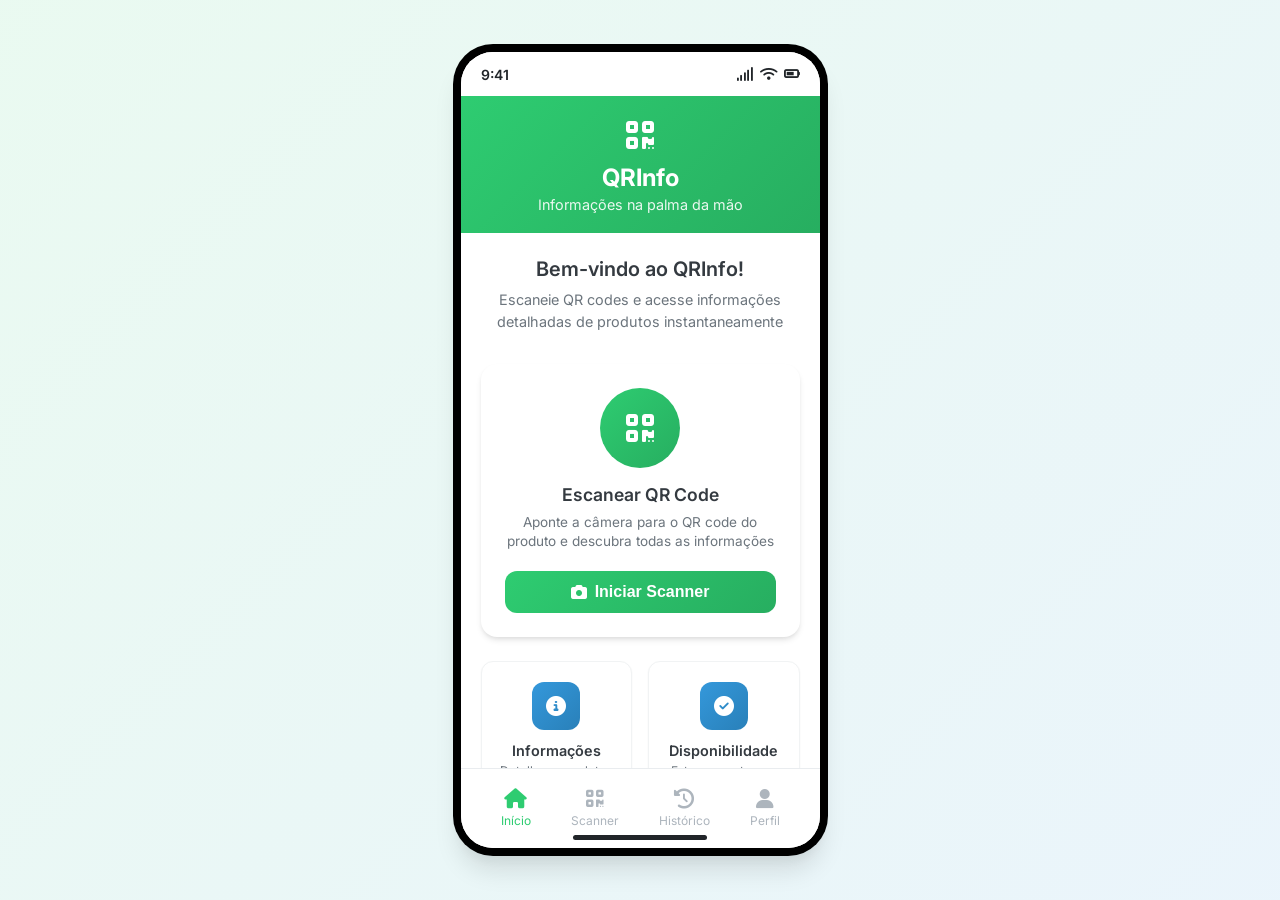
<file: app_inicial.html>
<!DOCTYPE html>
<html lang="pt-br">
<head>
    <meta charset="UTF-8">
    <meta name="viewport" content="width=device-width, initial-scale=1.0">
    <title>QRInfo App - Tela Inicial</title>
    <link rel="stylesheet" href="https://cdnjs.cloudflare.com/ajax/libs/font-awesome/6.5.0/css/all.min.css">
    <link rel="preconnect" href="https://fonts.googleapis.com">
    <link rel="preconnect" href="https://fonts.gstatic.com" crossorigin>
    <link href="https://fonts.googleapis.com/css2?family=Inter:wght@300;400;500;600;700;800&display=swap" rel="stylesheet">
    <style>
        :root {
            --primary-color: #2ECC71;
            --primary-dark: #27AE60;
            --primary-light: #58D68D;
            --secondary-color: #3498DB;
            --accent-color: #E74C3C;
            --white: #FFFFFF;
            --gray-50: #F8F9FA;
            --gray-100: #F1F3F4;
            --gray-200: #E9ECEF;
            --gray-300: #DEE2E6;
            --gray-400: #CED4DA;
            --gray-500: #ADB5BD;
            --gray-600: #6C757D;
            --gray-700: #495057;
            --gray-800: #343A40;
            --gray-900: #212529;
            --gradient-primary: linear-gradient(135deg, #2ECC71 0%, #27AE60 100%);
            --gradient-secondary: linear-gradient(135deg, #3498DB 0%, #2980B9 100%);
            --shadow-sm: 0 1px 2px 0 rgba(0, 0, 0, 0.05);
            --shadow-md: 0 4px 6px -1px rgba(0, 0, 0, 0.1), 0 2px 4px -1px rgba(0, 0, 0, 0.06);
            --shadow-lg: 0 10px 15px -3px rgba(0, 0, 0, 0.1), 0 4px 6px -2px rgba(0, 0, 0, 0.05);
            --shadow-xl: 0 20px 25px -5px rgba(0, 0, 0, 0.1), 0 10px 10px -5px rgba(0, 0, 0, 0.04);
        }

        * {
            margin: 0;
            padding: 0;
            box-sizing: border-box;
        }

        body {
            font-family: 'Inter', -apple-system, BlinkMacSystemFont, 'Segoe UI', Roboto, sans-serif;
            background: linear-gradient(135deg, rgba(46, 204, 113, 0.1) 0%, rgba(52, 152, 219, 0.1) 100%);
            min-height: 100vh;
            display: flex;
            justify-content: center;
            align-items: center;
            padding: 1rem;
        }

        .phone-container {
            width: 375px;
            height: 812px;
            background: #000;
            border-radius: 40px;
            padding: 8px;
            box-shadow: var(--shadow-xl);
            position: relative;
        }

        .phone-screen {
            width: 100%;
            height: 100%;
            background: var(--white);
            border-radius: 32px;
            overflow: hidden;
            position: relative;
        }

        .status-bar {
            height: 44px;
            background: var(--white);
            display: flex;
            justify-content: space-between;
            align-items: center;
            padding: 0 20px;
            font-size: 14px;
            font-weight: 600;
            color: var(--gray-900);
        }

        .status-left {
            display: flex;
            align-items: center;
            gap: 4px;
        }

        .status-right {
            display: flex;
            align-items: center;
            gap: 6px;
        }

        .app-header {
            background: var(--gradient-primary);
            color: white;
            padding: 20px;
            text-align: center;
            position: relative;
        }

        .app-logo {
            font-size: 2rem;
            margin-bottom: 0.5rem;
        }

        .app-title {
            font-size: 1.5rem;
            font-weight: 700;
            margin-bottom: 0.25rem;
        }

        .app-subtitle {
            font-size: 0.9rem;
            opacity: 0.9;
        }

        .main-content {
            padding: 24px 20px;
            height: calc(100% - 44px - 120px - 80px);
            overflow-y: auto;
        }

        .welcome-section {
            text-align: center;
            margin-bottom: 32px;
        }

        .welcome-title {
            font-size: 1.25rem;
            font-weight: 600;
            color: var(--gray-800);
            margin-bottom: 8px;
        }

        .welcome-text {
            color: var(--gray-600);
            font-size: 0.9rem;
            line-height: 1.5;
        }

        .scanner-section {
            background: var(--white);
            border-radius: 16px;
            padding: 24px;
            margin-bottom: 24px;
            box-shadow: var(--shadow-md);
            text-align: center;
        }

        .scanner-icon {
            width: 80px;
            height: 80px;
            background: var(--gradient-primary);
            border-radius: 50%;
            display: flex;
            align-items: center;
            justify-content: center;
            margin: 0 auto 16px;
            font-size: 2rem;
            color: white;
        }

        .scanner-title {
            font-size: 1.1rem;
            font-weight: 600;
            color: var(--gray-800);
            margin-bottom: 8px;
        }

        .scanner-text {
            color: var(--gray-600);
            font-size: 0.85rem;
            margin-bottom: 20px;
            line-height: 1.4;
        }

        .scan-button {
            background: var(--gradient-primary);
            color: white;
            border: none;
            padding: 12px 24px;
            border-radius: 12px;
            font-size: 1rem;
            font-weight: 600;
            cursor: pointer;
            transition: transform 0.2s ease;
            display: flex;
            align-items: center;
            justify-content: center;
            gap: 8px;
            width: 100%;
        }

        .scan-button:hover {
            transform: translateY(-2px);
        }

        .features-grid {
            display: grid;
            grid-template-columns: 1fr 1fr;
            gap: 16px;
            margin-bottom: 24px;
        }

        .feature-card {
            background: var(--white);
            border-radius: 12px;
            padding: 20px 16px;
            text-align: center;
            box-shadow: var(--shadow-sm);
            border: 1px solid var(--gray-100);
        }

        .feature-icon {
            width: 48px;
            height: 48px;
            background: var(--gradient-secondary);
            border-radius: 12px;
            display: flex;
            align-items: center;
            justify-content: center;
            margin: 0 auto 12px;
            font-size: 1.25rem;
            color: white;
        }

        .feature-title {
            font-size: 0.9rem;
            font-weight: 600;
            color: var(--gray-800);
            margin-bottom: 4px;
        }

        .feature-text {
            font-size: 0.75rem;
            color: var(--gray-600);
            line-height: 1.3;
        }

        .recent-section {
            margin-bottom: 24px;
        }

        .section-title {
            font-size: 1rem;
            font-weight: 600;
            color: var(--gray-800);
            margin-bottom: 12px;
            display: flex;
            align-items: center;
            gap: 8px;
        }

        .recent-item {
            background: var(--white);
            border-radius: 12px;
            padding: 16px;
            margin-bottom: 12px;
            box-shadow: var(--shadow-sm);
            border: 1px solid var(--gray-100);
            display: flex;
            align-items: center;
            gap: 12px;
        }

        .recent-icon {
            width: 40px;
            height: 40px;
            background: var(--gray-100);
            border-radius: 8px;
            display: flex;
            align-items: center;
            justify-content: center;
            color: var(--gray-600);
        }

        .recent-content {
            flex: 1;
        }

        .recent-title {
            font-size: 0.9rem;
            font-weight: 500;
            color: var(--gray-800);
            margin-bottom: 2px;
        }

        .recent-time {
            font-size: 0.75rem;
            color: var(--gray-500);
        }

        .bottom-nav {
            position: absolute;
            bottom: 0;
            left: 0;
            right: 0;
            height: 80px;
            background: var(--white);
            border-top: 1px solid var(--gray-200);
            display: flex;
            align-items: center;
            justify-content: space-around;
            padding: 0 20px;
        }

        .nav-item {
            display: flex;
            flex-direction: column;
            align-items: center;
            gap: 4px;
            color: var(--gray-500);
            text-decoration: none;
            font-size: 0.75rem;
            transition: color 0.2s ease;
        }

        .nav-item.active {
            color: var(--primary-color);
        }

        .nav-item i {
            font-size: 1.25rem;
        }

        .home-indicator {
            position: absolute;
            bottom: 8px;
            left: 50%;
            transform: translateX(-50%);
            width: 134px;
            height: 5px;
            background: var(--gray-900);
            border-radius: 3px;
        }

        .pulse {
            animation: pulse 2s infinite;
        }

        @keyframes pulse {
            0% {
                transform: scale(1);
            }
            50% {
                transform: scale(1.05);
            }
            100% {
                transform: scale(1);
            }
        }
    </style>
</head>
<body>
    <div class="phone-container">
        <div class="phone-screen">
            <!-- Status Bar -->
            <div class="status-bar">
                <div class="status-left">
                    <span>9:41</span>
                </div>
                <div class="status-right">
                    <i class="fas fa-signal"></i>
                    <i class="fas fa-wifi"></i>
                    <i class="fas fa-battery-three-quarters"></i>
                </div>
            </div>

            <!-- App Header -->
            <div class="app-header">
                <div class="app-logo">
                    <i class="fas fa-qrcode"></i>
                </div>
                <div class="app-title">QRInfo</div>
                <div class="app-subtitle">Informações na palma da mão</div>
            </div>

            <!-- Main Content -->
            <div class="main-content">
                <!-- Welcome Section -->
                <div class="welcome-section">
                    <div class="welcome-title">Bem-vindo ao QRInfo!</div>
                    <div class="welcome-text">Escaneie QR codes e acesse informações detalhadas de produtos instantaneamente</div>
                </div>

                <!-- Scanner Section -->
                <div class="scanner-section">
                    <div class="scanner-icon pulse">
                        <i class="fas fa-qrcode"></i>
                    </div>
                    <div class="scanner-title">Escanear QR Code</div>
                    <div class="scanner-text">Aponte a câmera para o QR code do produto e descubra todas as informações</div>
                    <button class="scan-button" onclick="startScanner()">
                        <i class="fas fa-camera"></i>
                        Iniciar Scanner
                    </button>
                </div>

                <!-- Features Grid -->
                <div class="features-grid">
                    <div class="feature-card">
                        <div class="feature-icon">
                            <i class="fas fa-info-circle"></i>
                        </div>
                        <div class="feature-title">Informações</div>
                        <div class="feature-text">Detalhes completos do produto</div>
                    </div>
                    <div class="feature-card">
                        <div class="feature-icon">
                            <i class="fas fa-check-circle"></i>
                        </div>
                        <div class="feature-title">Disponibilidade</div>
                        <div class="feature-text">Estoque em tempo real</div>
                    </div>
                    <div class="feature-card">
                        <div class="feature-icon">
                            <i class="fas fa-palette"></i>
                        </div>
                        <div class="feature-title">Variações</div>
                        <div class="feature-text">Cores e tamanhos</div>
                    </div>
                    <div class="feature-card">
                        <div class="feature-icon">
                            <i class="fas fa-headset"></i>
                        </div>
                        <div class="feature-title">Suporte</div>
                        <div class="feature-text">Atendimento rápido</div>
                    </div>
                </div>

                <!-- Recent Scans -->
                <div class="recent-section">
                    <div class="section-title">
                        <i class="fas fa-history"></i>
                        Escaneados Recentemente
                    </div>
                    <div class="recent-item">
                        <div class="recent-icon">
                            <i class="fas fa-tshirt"></i>
                        </div>
                        <div class="recent-content">
                            <div class="recent-title">Camiseta Premium</div>
                            <div class="recent-time">Há 2 horas</div>
                        </div>
                    </div>
                    <div class="recent-item">
                        <div class="recent-icon">
                            <i class="fas fa-mobile-alt"></i>
                        </div>
                        <div class="recent-content">
                            <div class="recent-title">Smartphone Galaxy</div>
                            <div class="recent-time">Ontem</div>
                        </div>
                    </div>
                </div>
            </div>

            <!-- Bottom Navigation -->
            <div class="bottom-nav">
                <a href="#" class="nav-item active">
                    <i class="fas fa-home"></i>
                    <span>Início</span>
                </a>
                <a href="#" class="nav-item">
                    <i class="fas fa-qrcode"></i>
                    <span>Scanner</span>
                </a>
                <a href="#" class="nav-item">
                    <i class="fas fa-history"></i>
                    <span>Histórico</span>
                </a>
                <a href="#" class="nav-item">
                    <i class="fas fa-user"></i>
                    <span>Perfil</span>
                </a>
            </div>

            <!-- Home Indicator -->
            <div class="home-indicator"></div>
        </div>
    </div>

    <script>
        function startScanner() {
            // Simular abertura do scanner
            const button = document.querySelector('.scan-button');
            const originalText = button.innerHTML;
            
            button.innerHTML = '<i class="fas fa-spinner fa-spin"></i> Abrindo câmera...';
            button.disabled = true;
            
            setTimeout(() => {
                alert('Scanner de QR Code seria aberto aqui!\n\nEm um app real, isso abriria a câmera para escanear códigos QR.');
                button.innerHTML = originalText;
                button.disabled = false;
            }, 2000);
        }

        // Simular navegação
        document.querySelectorAll('.nav-item').forEach(item => {
            item.addEventListener('click', function(e) {
                e.preventDefault();
                
                // Remove active class from all items
                document.querySelectorAll('.nav-item').forEach(nav => nav.classList.remove('active'));
                
                // Add active class to clicked item
                this.classList.add('active');
                
                // Simular mudança de tela
                const section = this.querySelector('span').textContent;
                if (section !== 'Início') {
                    alert(`Navegando para: ${section}\n\nEm um app real, isso mudaria a tela.`);
                }
            });
        });

        // Simular clique nos itens recentes
        document.querySelectorAll('.recent-item').forEach(item => {
            item.addEventListener('click', function() {
                const productName = this.querySelector('.recent-title').textContent;
                alert(`Abrindo detalhes do produto: ${productName}\n\nEm um app real, isso mostraria as informações completas do produto.`);
            });
        });

        // Simular clique nas features
        document.querySelectorAll('.feature-card').forEach(card => {
            card.addEventListener('click', function() {
                const featureName = this.querySelector('.feature-title').textContent;
                alert(`Funcionalidade: ${featureName}\n\nEm um app real, isso abriria a seção correspondente.`);
            });
        });
    </script>
</body>
</html>
</file>
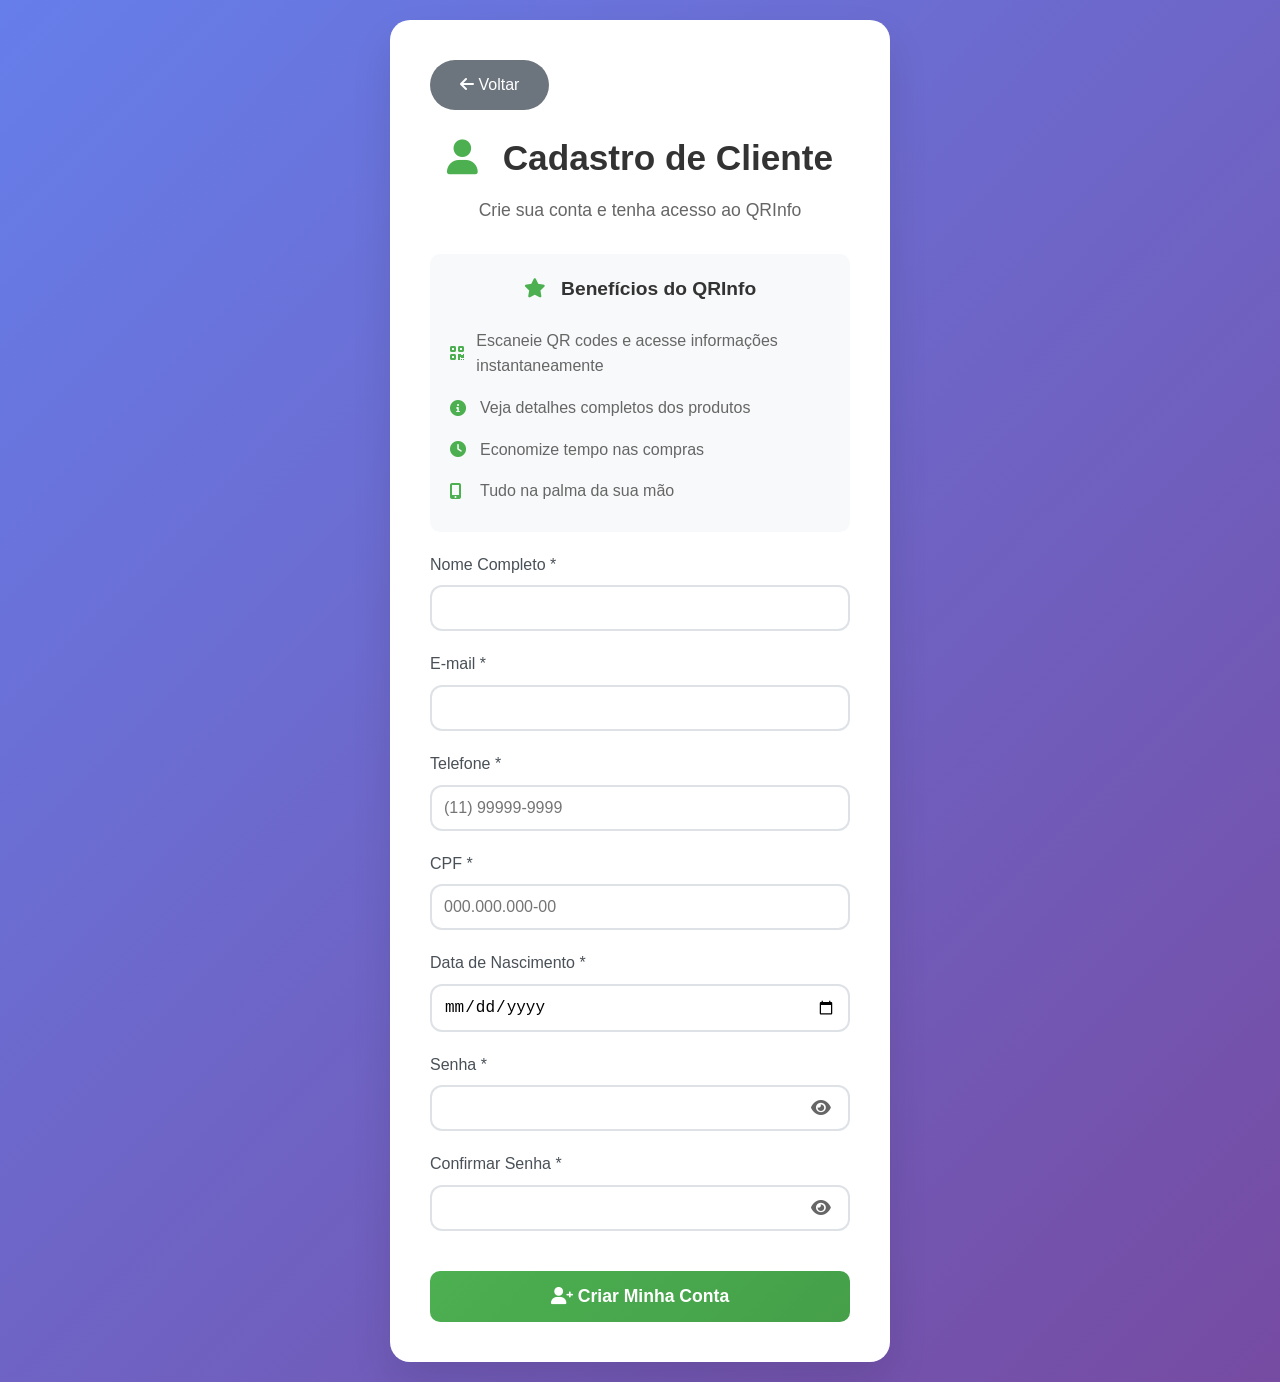
<file: cadastro_cliente.html>
<!DOCTYPE html>
<html lang="pt-BR">
<head>
    <meta charset="UTF-8">
    <meta name="viewport" content="width=device-width, initial-scale=1.0">
    <title>QRInfo - Cadastro de Cliente</title>
    <link rel="stylesheet" href="styles.css">
    <link href="https://cdnjs.cloudflare.com/ajax/libs/font-awesome/6.0.0/css/all.min.css" rel="stylesheet">
    <style>
        .cadastro-container {
            min-height: 100vh;
            background: linear-gradient(135deg, #667eea 0%, #764ba2 100%);
            padding: 20px;
            display: flex;
            align-items: center;
            justify-content: center;
        }

        .cadastro-card {
            background: white;
            border-radius: 20px;
            padding: 40px;
            box-shadow: 0 20px 40px rgba(0,0,0,0.1);
            max-width: 500px;
            width: 100%;
        }

        .cadastro-header {
            text-align: center;
            margin-bottom: 30px;
        }

        .cadastro-title {
            font-size: 2.2rem;
            color: #333;
            margin-bottom: 10px;
            font-weight: 700;
        }

        .cadastro-subtitle {
            color: #666;
            font-size: 1.1rem;
        }

        .form-group {
            margin-bottom: 20px;
        }

        .form-label {
            display: block;
            margin-bottom: 8px;
            font-weight: 600;
            color: #333;
        }

        .form-input {
            width: 100%;
            padding: 12px 15px;
            border: 2px solid #e1e5e9;
            border-radius: 10px;
            font-size: 1rem;
            transition: all 0.3s ease;
            box-sizing: border-box;
        }

        .form-input:focus {
            outline: none;
            border-color: #4CAF50;
            box-shadow: 0 0 0 3px rgba(76, 175, 80, 0.1);
        }

        .password-container {
            position: relative;
        }

        .password-toggle {
            position: absolute;
            right: 15px;
            top: 50%;
            transform: translateY(-50%);
            background: none;
            border: none;
            cursor: pointer;
            color: #666;
            font-size: 1.1rem;
        }

        .submit-button {
            width: 100%;
            background: linear-gradient(135deg, #4CAF50, #45a049);
            color: white;
            border: none;
            padding: 15px;
            border-radius: 10px;
            font-size: 1.1rem;
            font-weight: 600;
            cursor: pointer;
            transition: all 0.3s ease;
            margin-top: 20px;
        }

        .submit-button:hover {
            transform: translateY(-2px);
            box-shadow: 0 10px 20px rgba(76, 175, 80, 0.3);
        }

        .back-button {
            background: #6c757d;
            color: white;
            border: none;
            padding: 12px 30px;
            border-radius: 25px;
            font-size: 1rem;
            cursor: pointer;
            transition: all 0.3s ease;
            text-decoration: none;
            display: inline-block;
            margin-bottom: 20px;
        }

        .back-button:hover {
            background: #5a6268;
            transform: translateY(-2px);
        }

        .success-message {
            background: #d4edda;
            color: #155724;
            padding: 15px;
            border-radius: 10px;
            margin-bottom: 20px;
            border: 1px solid #c3e6cb;
            display: none;
        }

        .error-message {
            background: #f8d7da;
            color: #721c24;
            padding: 15px;
            border-radius: 10px;
            margin-bottom: 20px;
            border: 1px solid #f5c6cb;
            display: none;
        }

        .benefits-section {
            background: #f8f9fa;
            padding: 20px;
            border-radius: 10px;
            margin-bottom: 20px;
        }

        .benefits-title {
            font-size: 1.2rem;
            font-weight: 600;
            color: #333;
            margin-bottom: 15px;
            text-align: center;
        }

        .benefits-list {
            list-style: none;
            padding: 0;
        }

        .benefits-list li {
            padding: 8px 0;
            color: #666;
            display: flex;
            align-items: center;
        }

        .benefits-list li i {
            color: #4CAF50;
            margin-right: 10px;
            width: 20px;
        }

        @media (max-width: 768px) {
            .cadastro-card {
                padding: 30px 20px;
            }

            .cadastro-title {
                font-size: 1.8rem;
            }
        }
    </style>
</head>
<body>
    <div class="cadastro-container">
        <div class="cadastro-card">
            <a href="selecao_cadastro.html" class="back-button">
                <i class="fas fa-arrow-left"></i> Voltar
            </a>

            <div class="cadastro-header">
                <h1 class="cadastro-title">
                    <i class="fas fa-user" style="color: #4CAF50; margin-right: 15px;"></i>
                    Cadastro de Cliente
                </h1>
                <p class="cadastro-subtitle">Crie sua conta e tenha acesso ao QRInfo</p>
            </div>

            <div class="benefits-section">
                <h3 class="benefits-title">
                    <i class="fas fa-star" style="color: #4CAF50; margin-right: 10px;"></i>
                    Benefícios do QRInfo
                </h3>
                <ul class="benefits-list">
                    <li><i class="fas fa-qrcode"></i> Escaneie QR codes e acesse informações instantaneamente</li>
                    <li><i class="fas fa-info-circle"></i> Veja detalhes completos dos produtos</li>
                    <li><i class="fas fa-clock"></i> Economize tempo nas compras</li>
                    <li><i class="fas fa-mobile-alt"></i> Tudo na palma da sua mão</li>
                </ul>
            </div>

            <div id="successMessage" class="success-message">
                <i class="fas fa-check-circle"></i> Cadastro realizado com sucesso! Redirecionando para o app...
            </div>

            <div id="errorMessage" class="error-message">
                <i class="fas fa-exclamation-triangle"></i> Por favor, preencha todos os campos obrigatórios.
            </div>

            <form id="clienteForm">
                <div class="form-group">
                    <label class="form-label" for="nomeCompleto">Nome Completo *</label>
                    <input type="text" id="nomeCompleto" name="nomeCompleto" class="form-input" required>
                </div>

                <div class="form-group">
                    <label class="form-label" for="emailCliente">E-mail *</label>
                    <input type="email" id="emailCliente" name="emailCliente" class="form-input" required>
                </div>

                <div class="form-group">
                    <label class="form-label" for="telefoneCliente">Telefone *</label>
                    <input type="tel" id="telefoneCliente" name="telefoneCliente" class="form-input" placeholder="(11) 99999-9999" required>
                </div>

                <div class="form-group">
                    <label class="form-label" for="cpf">CPF *</label>
                    <input type="text" id="cpf" name="cpf" class="form-input" placeholder="000.000.000-00" required>
                </div>

                <div class="form-group">
                    <label class="form-label" for="dataNascimento">Data de Nascimento *</label>
                    <input type="date" id="dataNascimento" name="dataNascimento" class="form-input" required>
                </div>

                <div class="form-group">
                    <label class="form-label" for="senhaCliente">Senha *</label>
                    <div class="password-container">
                        <input type="password" id="senhaCliente" name="senhaCliente" class="form-input" required>
                        <button type="button" class="password-toggle" onclick="togglePassword('senhaCliente')">
                            <i class="fas fa-eye"></i>
                        </button>
                    </div>
                </div>

                <div class="form-group">
                    <label class="form-label" for="confirmarSenhaCliente">Confirmar Senha *</label>
                    <div class="password-container">
                        <input type="password" id="confirmarSenhaCliente" name="confirmarSenhaCliente" class="form-input" required>
                        <button type="button" class="password-toggle" onclick="togglePassword('confirmarSenhaCliente')">
                            <i class="fas fa-eye"></i>
                        </button>
                    </div>
                </div>

                <button type="submit" class="submit-button">
                    <i class="fas fa-user-plus"></i> Criar Minha Conta
                </button>
            </form>
        </div>
    </div>

    <script>
        // Máscara para CPF
        document.getElementById('cpf').addEventListener('input', function(e) {
            let value = e.target.value.replace(/\D/g, '');
            value = value.replace(/(\d{3})(\d)/, '$1.$2');
            value = value.replace(/(\d{3})(\d)/, '$1.$2');
            value = value.replace(/(\d{3})(\d{1,2})$/, '$1-$2');
            e.target.value = value;
        });

        // Máscara para telefone
        document.getElementById('telefoneCliente').addEventListener('input', function(e) {
            let value = e.target.value.replace(/\D/g, '');
            value = value.replace(/^(\d{2})(\d)/, '($1) $2');
            value = value.replace(/(\d{5})(\d)/, '$1-$2');
            e.target.value = value;
        });

        // Toggle de senha
        function togglePassword(fieldId) {
            const field = document.getElementById(fieldId);
            const button = field.nextElementSibling;
            const icon = button.querySelector('i');
            
            if (field.type === 'password') {
                field.type = 'text';
                icon.classList.remove('fa-eye');
                icon.classList.add('fa-eye-slash');
            } else {
                field.type = 'password';
                icon.classList.remove('fa-eye-slash');
                icon.classList.add('fa-eye');
            }
        }

        // Validação de CPF
        function validarCPF(cpf) {
            cpf = cpf.replace(/[^\d]+/g, '');
            if (cpf.length !== 11 || !!cpf.match(/(\d)\1{10}/)) return false;
            
            let soma = 0;
            for (let i = 0; i < 9; i++) {
                soma += parseInt(cpf.charAt(i)) * (10 - i);
            }
            let resto = 11 - (soma % 11);
            if (resto === 10 || resto === 11) resto = 0;
            if (resto !== parseInt(cpf.charAt(9))) return false;
            
            soma = 0;
            for (let i = 0; i < 10; i++) {
                soma += parseInt(cpf.charAt(i)) * (11 - i);
            }
            resto = 11 - (soma % 11);
            if (resto === 10 || resto === 11) resto = 0;
            if (resto !== parseInt(cpf.charAt(10))) return false;
            
            return true;
        }

        // Validação e envio do formulário
        document.getElementById('clienteForm').addEventListener('submit', function(e) {
            e.preventDefault();
            
            const senha = document.getElementById('senhaCliente').value;
            const confirmarSenha = document.getElementById('confirmarSenhaCliente').value;
            const cpf = document.getElementById('cpf').value;
            const errorMessage = document.getElementById('errorMessage');
            const successMessage = document.getElementById('successMessage');
            
            // Esconder mensagens anteriores
            errorMessage.style.display = 'none';
            successMessage.style.display = 'none';
            
            // Validar CPF
            if (!validarCPF(cpf)) {
                errorMessage.textContent = 'CPF inválido.';
                errorMessage.style.display = 'block';
                return;
            }
            
            // Validar se as senhas coincidem
            if (senha !== confirmarSenha) {
                errorMessage.textContent = 'As senhas não coincidem.';
                errorMessage.style.display = 'block';
                return;
            }
            
            // Validar se todos os campos obrigatórios estão preenchidos
            const requiredFields = this.querySelectorAll('[required]');
            let allValid = true;
            
            requiredFields.forEach(field => {
                if (!field.value.trim()) {
                    allValid = false;
                }
            });
            
            if (!allValid) {
                errorMessage.textContent = 'Por favor, preencha todos os campos obrigatórios.';
                errorMessage.style.display = 'block';
                return;
            }
            
            // Simular envio bem-sucedido
            successMessage.style.display = 'block';
            
            // Redirecionar para o app após 2 segundos
            setTimeout(() => {
                window.location.href = 'app_cliente.html';
            }, 2000);
        });
    </script>
</body>
</html>
</file>
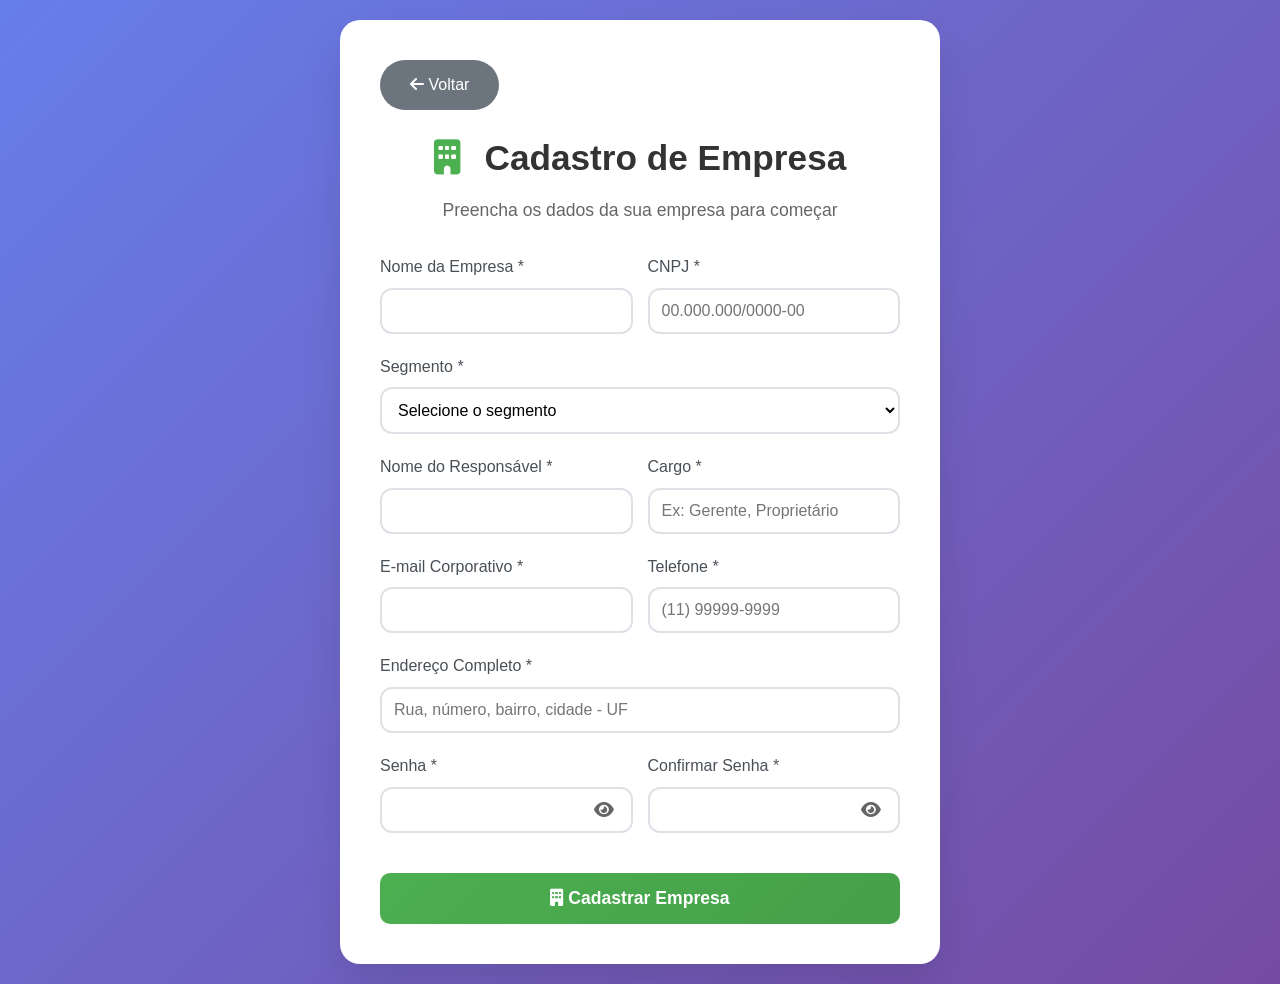
<file: cadastro_empresa.html>
<!DOCTYPE html>
<html lang="pt-BR">
<head>
    <meta charset="UTF-8">
    <meta name="viewport" content="width=device-width, initial-scale=1.0">
    <title>QRInfo - Cadastro de Empresa</title>
    <link rel="stylesheet" href="styles.css">
    <link href="https://cdnjs.cloudflare.com/ajax/libs/font-awesome/6.0.0/css/all.min.css" rel="stylesheet">
    <style>
        .cadastro-container {
            min-height: 100vh;
            background: linear-gradient(135deg, #667eea 0%, #764ba2 100%);
            padding: 20px;
            display: flex;
            align-items: center;
            justify-content: center;
        }

        .cadastro-card {
            background: white;
            border-radius: 20px;
            padding: 40px;
            box-shadow: 0 20px 40px rgba(0,0,0,0.1);
            max-width: 600px;
            width: 100%;
        }

        .cadastro-header {
            text-align: center;
            margin-bottom: 30px;
        }

        .cadastro-title {
            font-size: 2.2rem;
            color: #333;
            margin-bottom: 10px;
            font-weight: 700;
        }

        .cadastro-subtitle {
            color: #666;
            font-size: 1.1rem;
        }

        .form-group {
            margin-bottom: 20px;
        }

        .form-label {
            display: block;
            margin-bottom: 8px;
            font-weight: 600;
            color: #333;
        }

        .form-input {
            width: 100%;
            padding: 12px 15px;
            border: 2px solid #e1e5e9;
            border-radius: 10px;
            font-size: 1rem;
            transition: all 0.3s ease;
            box-sizing: border-box;
        }

        .form-input:focus {
            outline: none;
            border-color: #4CAF50;
            box-shadow: 0 0 0 3px rgba(76, 175, 80, 0.1);
        }

        .form-select {
            width: 100%;
            padding: 12px 15px;
            border: 2px solid #e1e5e9;
            border-radius: 10px;
            font-size: 1rem;
            background: white;
            cursor: pointer;
            transition: all 0.3s ease;
            box-sizing: border-box;
        }

        .form-select:focus {
            outline: none;
            border-color: #4CAF50;
            box-shadow: 0 0 0 3px rgba(76, 175, 80, 0.1);
        }

        .password-container {
            position: relative;
        }

        .password-toggle {
            position: absolute;
            right: 15px;
            top: 50%;
            transform: translateY(-50%);
            background: none;
            border: none;
            cursor: pointer;
            color: #666;
            font-size: 1.1rem;
        }

        .form-row {
            display: grid;
            grid-template-columns: 1fr 1fr;
            gap: 15px;
        }

        .submit-button {
            width: 100%;
            background: linear-gradient(135deg, #4CAF50, #45a049);
            color: white;
            border: none;
            padding: 15px;
            border-radius: 10px;
            font-size: 1.1rem;
            font-weight: 600;
            cursor: pointer;
            transition: all 0.3s ease;
            margin-top: 20px;
        }

        .submit-button:hover {
            transform: translateY(-2px);
            box-shadow: 0 10px 20px rgba(76, 175, 80, 0.3);
        }

        .back-button {
            background: #6c757d;
            color: white;
            border: none;
            padding: 12px 30px;
            border-radius: 25px;
            font-size: 1rem;
            cursor: pointer;
            transition: all 0.3s ease;
            text-decoration: none;
            display: inline-block;
            margin-bottom: 20px;
        }

        .back-button:hover {
            background: #5a6268;
            transform: translateY(-2px);
        }

        .success-message {
            background: #d4edda;
            color: #155724;
            padding: 15px;
            border-radius: 10px;
            margin-bottom: 20px;
            border: 1px solid #c3e6cb;
            display: none;
        }

        .error-message {
            background: #f8d7da;
            color: #721c24;
            padding: 15px;
            border-radius: 10px;
            margin-bottom: 20px;
            border: 1px solid #f5c6cb;
            display: none;
        }

        @media (max-width: 768px) {
            .form-row {
                grid-template-columns: 1fr;
            }

            .cadastro-card {
                padding: 30px 20px;
            }

            .cadastro-title {
                font-size: 1.8rem;
            }
        }
    </style>
</head>
<body>
    <div class="cadastro-container">
        <div class="cadastro-card">
            <a href="selecao_cadastro.html" class="back-button">
                <i class="fas fa-arrow-left"></i> Voltar
            </a>

            <div class="cadastro-header">
                <h1 class="cadastro-title">
                    <i class="fas fa-building" style="color: #4CAF50; margin-right: 15px;"></i>
                    Cadastro de Empresa
                </h1>
                <p class="cadastro-subtitle">Preencha os dados da sua empresa para começar</p>
            </div>

            <div id="successMessage" class="success-message">
                <i class="fas fa-check-circle"></i> Empresa cadastrada com sucesso! Redirecionando para o dashboard...
            </div>

            <div id="errorMessage" class="error-message">
                <i class="fas fa-exclamation-triangle"></i> Por favor, preencha todos os campos obrigatórios.
            </div>

            <form id="empresaForm">
                <div class="form-row">
                    <div class="form-group">
                        <label class="form-label" for="nomeEmpresa">Nome da Empresa *</label>
                        <input type="text" id="nomeEmpresa" name="nomeEmpresa" class="form-input" required>
                    </div>
                    <div class="form-group">
                        <label class="form-label" for="cnpj">CNPJ *</label>
                        <input type="text" id="cnpj" name="cnpj" class="form-input" placeholder="00.000.000/0000-00" required>
                    </div>
                </div>

                <div class="form-group">
                    <label class="form-label" for="segmento">Segmento *</label>
                    <select id="segmento" name="segmento" class="form-select" required>
                        <option value="">Selecione o segmento</option>
                        <option value="moda">Moda e Vestuário</option>
                        <option value="supermercado">Supermercado</option>
                        <option value="farmacia">Farmácia</option>
                        <option value="eletronicos">Eletrônicos</option>
                        <option value="livraria">Livraria</option>
                        <option value="construcao">Casa e Construção</option>
                        <option value="esportes">Esportes</option>
                        <option value="beleza">Beleza e Cosméticos</option>
                        <option value="outros">Outros</option>
                    </select>
                </div>

                <div class="form-row">
                    <div class="form-group">
                        <label class="form-label" for="nomeResponsavel">Nome do Responsável *</label>
                        <input type="text" id="nomeResponsavel" name="nomeResponsavel" class="form-input" required>
                    </div>
                    <div class="form-group">
                        <label class="form-label" for="cargoResponsavel">Cargo *</label>
                        <input type="text" id="cargoResponsavel" name="cargoResponsavel" class="form-input" placeholder="Ex: Gerente, Proprietário" required>
                    </div>
                </div>

                <div class="form-row">
                    <div class="form-group">
                        <label class="form-label" for="emailEmpresa">E-mail Corporativo *</label>
                        <input type="email" id="emailEmpresa" name="emailEmpresa" class="form-input" required>
                    </div>
                    <div class="form-group">
                        <label class="form-label" for="telefoneEmpresa">Telefone *</label>
                        <input type="tel" id="telefoneEmpresa" name="telefoneEmpresa" class="form-input" placeholder="(11) 99999-9999" required>
                    </div>
                </div>

                <div class="form-group">
                    <label class="form-label" for="enderecoEmpresa">Endereço Completo *</label>
                    <input type="text" id="enderecoEmpresa" name="enderecoEmpresa" class="form-input" placeholder="Rua, número, bairro, cidade - UF" required>
                </div>

                <div class="form-row">
                    <div class="form-group">
                        <label class="form-label" for="senhaEmpresa">Senha *</label>
                        <div class="password-container">
                            <input type="password" id="senhaEmpresa" name="senhaEmpresa" class="form-input" required>
                            <button type="button" class="password-toggle" onclick="togglePassword('senhaEmpresa')">
                                <i class="fas fa-eye"></i>
                            </button>
                        </div>
                    </div>
                    <div class="form-group">
                        <label class="form-label" for="confirmarSenhaEmpresa">Confirmar Senha *</label>
                        <div class="password-container">
                            <input type="password" id="confirmarSenhaEmpresa" name="confirmarSenhaEmpresa" class="form-input" required>
                            <button type="button" class="password-toggle" onclick="togglePassword('confirmarSenhaEmpresa')">
                                <i class="fas fa-eye"></i>
                            </button>
                        </div>
                    </div>
                </div>

                <button type="submit" class="submit-button">
                    <i class="fas fa-building"></i> Cadastrar Empresa
                </button>
            </form>
        </div>
    </div>

    <script>
        // Máscara para CNPJ
        document.getElementById('cnpj').addEventListener('input', function(e) {
            let value = e.target.value.replace(/\D/g, '');
            value = value.replace(/^(\d{2})(\d)/, '$1.$2');
            value = value.replace(/^(\d{2})\.(\d{3})(\d)/, '$1.$2.$3');
            value = value.replace(/\.(\d{3})(\d)/, '.$1/$2');
            value = value.replace(/(\d{4})(\d)/, '$1-$2');
            e.target.value = value;
        });

        // Máscara para telefone
        document.getElementById('telefoneEmpresa').addEventListener('input', function(e) {
            let value = e.target.value.replace(/\D/g, '');
            value = value.replace(/^(\d{2})(\d)/, '($1) $2');
            value = value.replace(/(\d{5})(\d)/, '$1-$2');
            e.target.value = value;
        });

        // Toggle de senha
        function togglePassword(fieldId) {
            const field = document.getElementById(fieldId);
            const button = field.nextElementSibling;
            const icon = button.querySelector('i');
            
            if (field.type === 'password') {
                field.type = 'text';
                icon.classList.remove('fa-eye');
                icon.classList.add('fa-eye-slash');
            } else {
                field.type = 'password';
                icon.classList.remove('fa-eye-slash');
                icon.classList.add('fa-eye');
            }
        }

        // Validação e envio do formulário
        document.getElementById('empresaForm').addEventListener('submit', function(e) {
            e.preventDefault();
            
            const senha = document.getElementById('senhaEmpresa').value;
            const confirmarSenha = document.getElementById('confirmarSenhaEmpresa').value;
            const errorMessage = document.getElementById('errorMessage');
            const successMessage = document.getElementById('successMessage');
            
            // Esconder mensagens anteriores
            errorMessage.style.display = 'none';
            successMessage.style.display = 'none';
            
            // Validar se as senhas coincidem
            if (senha !== confirmarSenha) {
                errorMessage.textContent = 'As senhas não coincidem.';
                errorMessage.style.display = 'block';
                return;
            }
            
            // Validar se todos os campos obrigatórios estão preenchidos
            const requiredFields = this.querySelectorAll('[required]');
            let allValid = true;
            
            requiredFields.forEach(field => {
                if (!field.value.trim()) {
                    allValid = false;
                }
            });
            
            if (!allValid) {
                errorMessage.textContent = 'Por favor, preencha todos os campos obrigatórios.';
                errorMessage.style.display = 'block';
                return;
            }
            
            // Simular envio bem-sucedido
            successMessage.style.display = 'block';
            
            // Redirecionar para o dashboard após 2 segundos
            setTimeout(() => {
                window.location.href = 'dashboard_empresa.html';
            }, 2000);
        });
    </script>
</body>
</html>
</file>
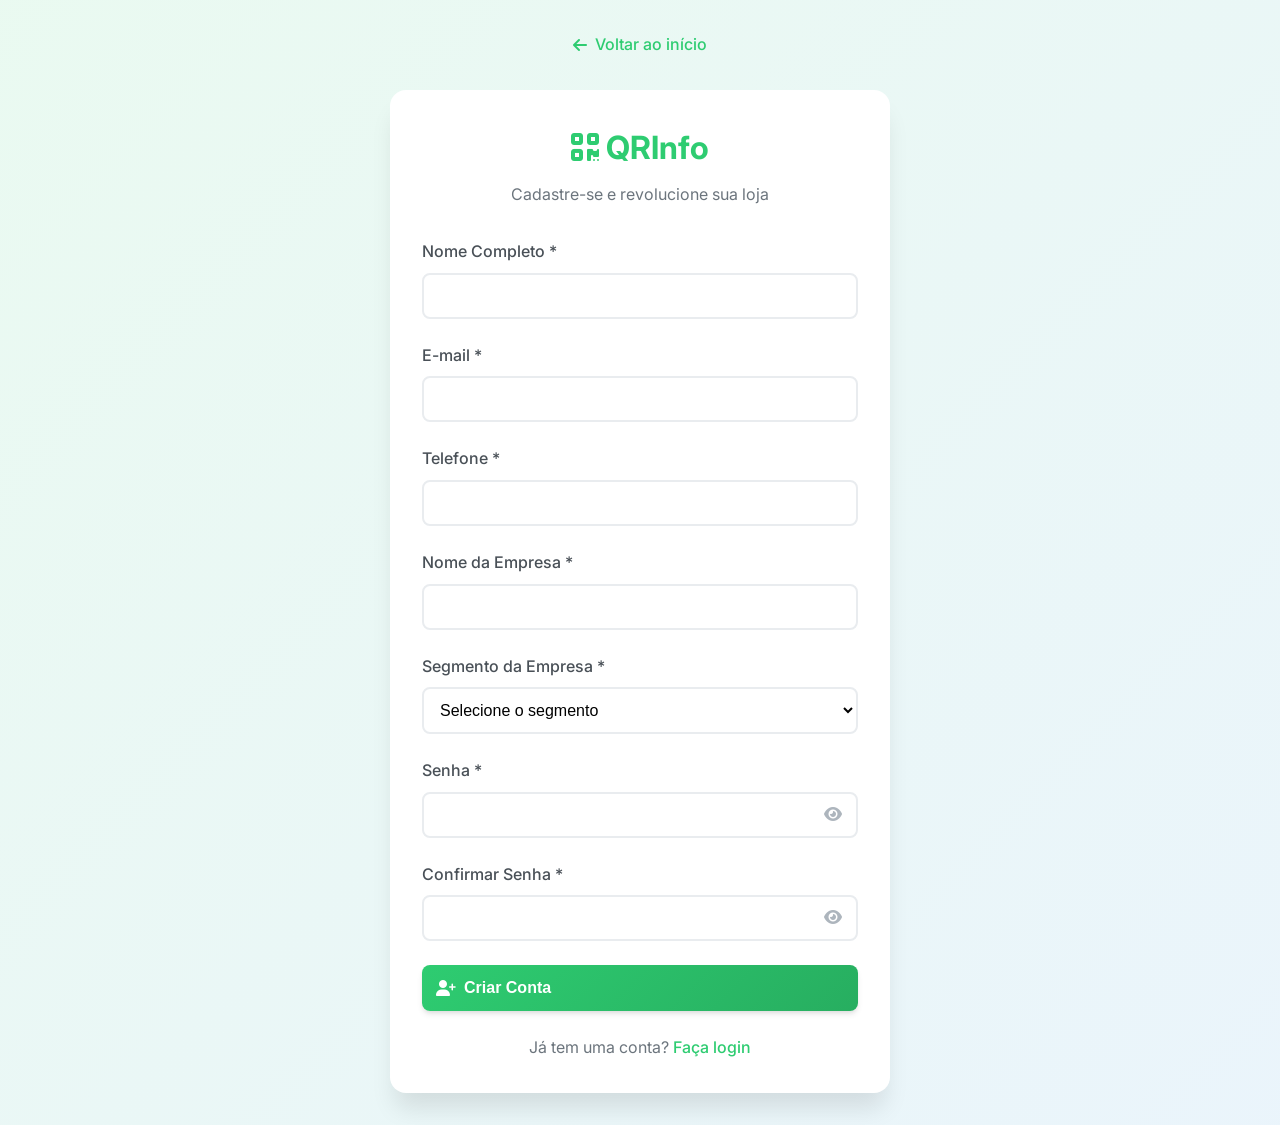
<file: cadastro_unified.html>
<!DOCTYPE html>
<html lang="pt-br">
<head>
    <meta charset="UTF-8">
    <meta name="viewport" content="width=device-width, initial-scale=1.0">
    <title>Cadastro - QR Info</title>
    <link rel="stylesheet" href="styles.css">
    <link rel="stylesheet" href="https://cdnjs.cloudflare.com/ajax/libs/font-awesome/6.5.0/css/all.min.css">
    <link rel="preconnect" href="https://fonts.googleapis.com">
    <link rel="preconnect" href="https://fonts.gstatic.com" crossorigin>
    <link href="https://fonts.googleapis.com/css2?family=Inter:wght@300;400;500;600;700;800&display=swap" rel="stylesheet">
    <meta name="description" content="Cadastre-se no QR Info e revolucione a experiência de compra da sua loja com QR codes inteligentes.">
    <style>
        .cadastro-unified {
            min-height: 100vh;
            background: linear-gradient(135deg, rgba(46, 204, 113, 0.1) 0%, rgba(52, 152, 219, 0.1) 100%);
            padding: 2rem 0;
        }
        
        .cadastro-card {
            background: white;
            border-radius: 1rem;
            box-shadow: 0 20px 25px -5px rgba(0, 0, 0, 0.1);
            max-width: 500px;
            margin: 0 auto;
            padding: 2rem;
        }
        
        .cadastro-header {
            text-align: center;
            margin-bottom: 2rem;
        }
        
        .cadastro-header h1 {
            color: var(--primary-color);
            font-size: 2rem;
            margin-bottom: 0.5rem;
        }
        
        .cadastro-header p {
            color: var(--gray-600);
            font-size: 1rem;
        }
        
        .form-group {
            margin-bottom: 1.5rem;
        }
        
        .form-group label {
            display: block;
            margin-bottom: 0.5rem;
            color: var(--gray-700);
            font-weight: 500;
        }
        
        .form-group input,
        .form-group select {
            width: 100%;
            padding: 0.75rem;
            border: 2px solid var(--gray-200);
            border-radius: 0.5rem;
            font-size: 1rem;
            transition: border-color 0.3s ease;
        }
        
        .form-group input:focus,
        .form-group select:focus {
            outline: none;
            border-color: var(--primary-color);
        }
        
        .password-field {
            position: relative;
        }
        
        .password-toggle {
            position: absolute;
            right: 0.75rem;
            top: 50%;
            transform: translateY(-50%);
            background: none;
            border: none;
            color: var(--gray-500);
            cursor: pointer;
            font-size: 1rem;
        }
        
        .btn-primary {
            width: 100%;
            background: var(--gradient-primary);
            color: white;
            border: none;
            padding: 0.875rem;
            border-radius: 0.5rem;
            font-size: 1rem;
            font-weight: 600;
            cursor: pointer;
            transition: transform 0.2s ease;
        }
        
        .btn-primary:hover {
            transform: translateY(-2px);
        }
        
        .login-link {
            text-align: center;
            margin-top: 1.5rem;
            color: var(--gray-600);
        }
        
        .login-link a {
            color: var(--primary-color);
            text-decoration: none;
            font-weight: 500;
        }
        
        .success-message {
            background: #d4edda;
            color: #155724;
            padding: 1rem;
            border-radius: 0.5rem;
            margin-bottom: 1rem;
            display: none;
        }
        
        .error-message {
            background: #f8d7da;
            color: #721c24;
            padding: 1rem;
            border-radius: 0.5rem;
            margin-bottom: 1rem;
            display: none;
        }
        
        .back-to-home {
            text-align: center;
            margin-bottom: 2rem;
        }
        
        .back-to-home a {
            color: var(--primary-color);
            text-decoration: none;
            font-weight: 500;
            display: inline-flex;
            align-items: center;
            gap: 0.5rem;
        }
        
        .back-to-home a:hover {
            text-decoration: underline;
        }
    </style>
</head>
<body>
    <div class="cadastro-unified">
        <div class="container">
            <div class="back-to-home">
                <a href="index.html">
                    <i class="fas fa-arrow-left"></i>
                    Voltar ao início
                </a>
            </div>
            
            <div class="cadastro-card">
                <div class="cadastro-header">
                    <h1><i class="fas fa-qrcode"></i> QRInfo</h1>
                    <p>Cadastre-se e revolucione sua loja</p>
                </div>
                
                <div id="successMessage" class="success-message">
                    <i class="fas fa-check-circle"></i>
                    Cadastro realizado com sucesso! Bem-vindo ao QRInfo.
                </div>
                
                <div id="errorMessage" class="error-message">
                    <i class="fas fa-exclamation-triangle"></i>
                    <span id="errorText">Erro ao realizar cadastro. Tente novamente.</span>
                </div>
                
                <form id="cadastroForm">
                    <div class="form-group">
                        <label for="nomeCompleto">Nome Completo *</label>
                        <input type="text" id="nomeCompleto" name="nomeCompleto" required>
                    </div>
                    
                    <div class="form-group">
                        <label for="email">E-mail *</label>
                        <input type="email" id="email" name="email" required>
                    </div>
                    
                    <div class="form-group">
                        <label for="telefone">Telefone *</label>
                        <input type="tel" id="telefone" name="telefone" required>
                    </div>
                    
                    <div class="form-group">
                        <label for="empresa">Nome da Empresa *</label>
                        <input type="text" id="empresa" name="empresa" required>
                    </div>
                    
                    <div class="form-group">
                        <label for="segmento">Segmento da Empresa *</label>
                        <select id="segmento" name="segmento" required>
                            <option value="">Selecione o segmento</option>
                            <option value="moda">Moda e Vestuário</option>
                            <option value="supermercado">Supermercado</option>
                            <option value="farmacia">Farmácia</option>
                            <option value="eletronicos">Eletrônicos</option>
                            <option value="livraria">Livraria</option>
                            <option value="casa-construcao">Casa e Construção</option>
                            <option value="esportes">Esportes</option>
                            <option value="beleza">Beleza e Cosméticos</option>
                            <option value="outros">Outros</option>
                        </select>
                    </div>
                    
                    <div class="form-group">
                        <label for="senha">Senha *</label>
                        <div class="password-field">
                            <input type="password" id="senha" name="senha" required minlength="6">
                            <button type="button" class="password-toggle" data-target="senha">
                                <i class="fas fa-eye"></i>
                            </button>
                        </div>
                    </div>
                    
                    <div class="form-group">
                        <label for="confirmarSenha">Confirmar Senha *</label>
                        <div class="password-field">
                            <input type="password" id="confirmarSenha" name="confirmarSenha" required minlength="6">
                            <button type="button" class="password-toggle" data-target="confirmarSenha">
                                <i class="fas fa-eye"></i>
                            </button>
                        </div>
                    </div>
                    
                    <button type="submit" class="btn-primary">
                        <i class="fas fa-user-plus"></i>
                        Criar Conta
                    </button>
                </form>
                
                <div class="login-link">
                    Já tem uma conta? <a href="#" onclick="showLoginMessage()">Faça login</a>
                </div>
            </div>
        </div>
    </div>

    <script>
        // Gerenciamento do formulário de cadastro
        document.addEventListener('DOMContentLoaded', function() {
            const form = document.getElementById('cadastroForm');
            const successMessage = document.getElementById('successMessage');
            const errorMessage = document.getElementById('errorMessage');
            const errorText = document.getElementById('errorText');
            
            // Toggle de senha
            document.querySelectorAll('.password-toggle').forEach(toggle => {
                toggle.addEventListener('click', function() {
                    const targetId = this.dataset.target;
                    const passwordField = document.getElementById(targetId);
                    const icon = this.querySelector('i');
                    
                    if (passwordField.type === 'password') {
                        passwordField.type = 'text';
                        icon.classList.remove('fa-eye');
                        icon.classList.add('fa-eye-slash');
                    } else {
                        passwordField.type = 'password';
                        icon.classList.remove('fa-eye-slash');
                        icon.classList.add('fa-eye');
                    }
                });
            });
            
            // Máscara para telefone
            document.getElementById('telefone').addEventListener('input', function(e) {
                let value = e.target.value.replace(/\D/g, '');
                if (value.length <= 11) {
                    value = value.replace(/(\d{2})(\d{5})(\d{4})/, '($1) $2-$3');
                    if (value.length < 14) {
                        value = value.replace(/(\d{2})(\d{4})(\d{4})/, '($1) $2-$3');
                    }
                }
                e.target.value = value;
            });
            
            // Validação e envio do formulário
            form.addEventListener('submit', function(e) {
                e.preventDefault();
                
                // Esconder mensagens anteriores
                successMessage.style.display = 'none';
                errorMessage.style.display = 'none';
                
                // Validar campos
                const formData = new FormData(form);
                const data = Object.fromEntries(formData);
                
                // Validações básicas
                if (!data.nomeCompleto || !data.email || !data.telefone || !data.empresa || !data.segmento || !data.senha || !data.confirmarSenha) {
                    showError('Todos os campos são obrigatórios.');
                    return;
                }
                
                if (data.senha !== data.confirmarSenha) {
                    showError('As senhas não coincidem.');
                    return;
                }
                
                if (data.senha.length < 6) {
                    showError('A senha deve ter pelo menos 6 caracteres.');
                    return;
                }
                
                // Validar email
                const emailRegex = /^[^\s@]+@[^\s@]+\.[^\s@]+$/;
                if (!emailRegex.test(data.email)) {
                    showError('Por favor, insira um e-mail válido.');
                    return;
                }
                
                // Simular envio (aqui você integraria com seu backend)
                simulateSubmit(data);
            });
            
            function showError(message) {
                errorText.textContent = message;
                errorMessage.style.display = 'block';
                errorMessage.scrollIntoView({ behavior: 'smooth', block: 'center' });
            }
            
            function showSuccess() {
                successMessage.style.display = 'block';
                successMessage.scrollIntoView({ behavior: 'smooth', block: 'center' });
                form.reset();
            }
            
            function simulateSubmit(data) {
                // Simular delay de envio
                const submitButton = form.querySelector('button[type="submit"]');
                const originalText = submitButton.innerHTML;
                
                submitButton.innerHTML = '<i class="fas fa-spinner fa-spin"></i> Cadastrando...';
                submitButton.disabled = true;
                
                setTimeout(() => {
                    // Simular sucesso (90% das vezes)
                    if (Math.random() > 0.1) {
                        showSuccess();
                        console.log('Dados do cadastro:', data);
                        
                        // Redirecionar após 3 segundos
                        setTimeout(() => {
                            window.location.href = 'index.html';
                        }, 3000);
                    } else {
                        showError('Erro no servidor. Tente novamente em alguns instantes.');
                    }
                    
                    submitButton.innerHTML = originalText;
                    submitButton.disabled = false;
                }, 2000);
            }
        });
        
        function showLoginMessage() {
            alert('Funcionalidade de login será implementada em breve!');
        }
    </script>
</body>
</html>
</file>
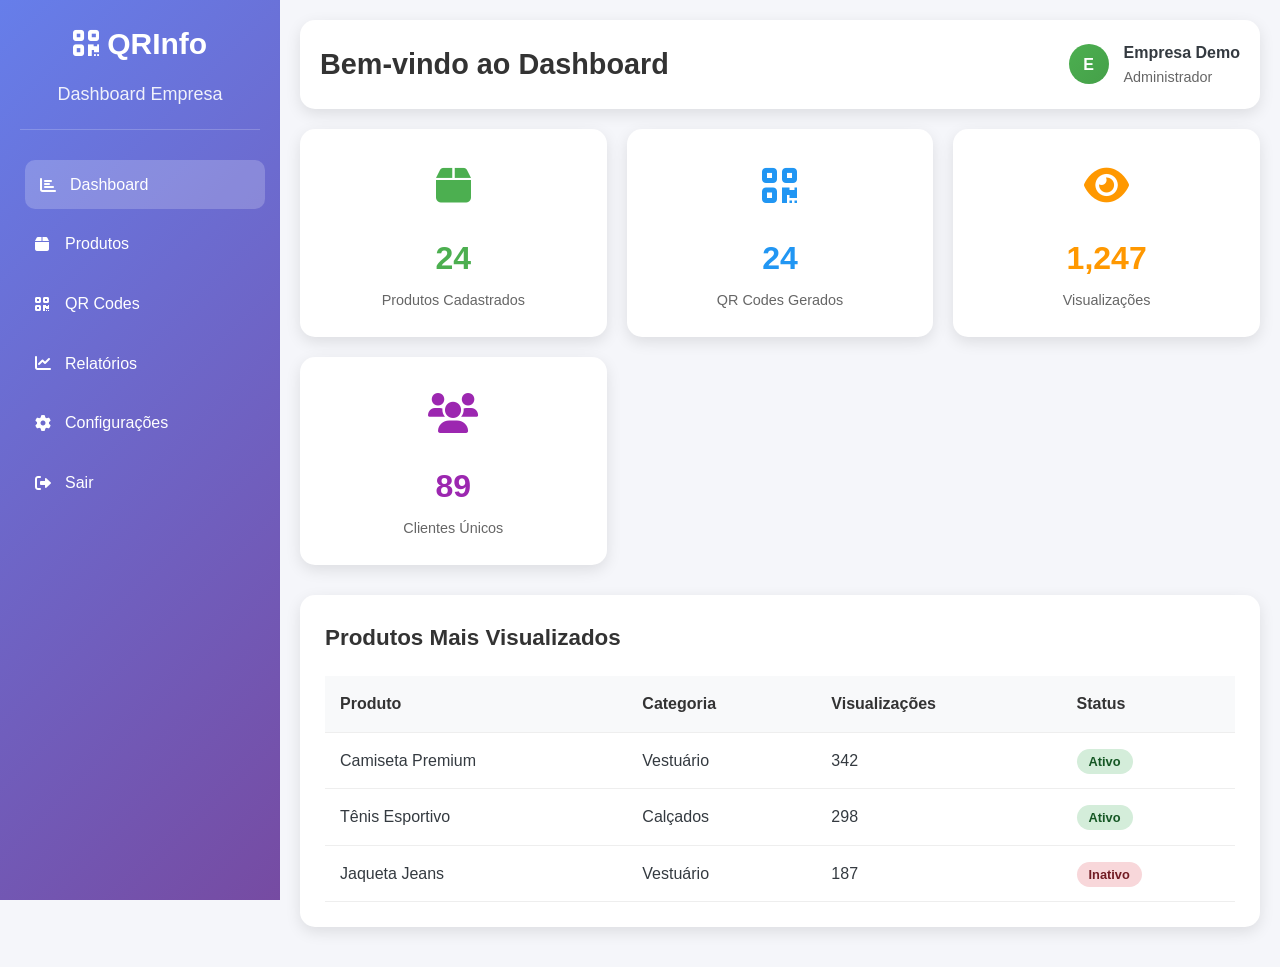
<file: dashboard_empresa.html>
<!DOCTYPE html>
<html lang="pt-BR">
<head>
    <meta charset="UTF-8">
    <meta name="viewport" content="width=device-width, initial-scale=1.0">
    <title>QRInfo - Dashboard Empresa</title>
    <link rel="stylesheet" href="styles.css">
    <link href="https://cdnjs.cloudflare.com/ajax/libs/font-awesome/6.0.0/css/all.min.css" rel="stylesheet">
    <script src="qrcode.min.js"></script>
    <style>
        * {
            margin: 0;
            padding: 0;
            box-sizing: border-box;
        }

        body {
            font-family: 'Segoe UI', Tahoma, Geneva, Verdana, sans-serif;
            background: #f5f6fa;
        }

        .dashboard-container {
            display: flex;
            min-height: 100vh;
        }

        .sidebar {
            width: 280px;
            background: linear-gradient(135deg, #667eea 0%, #764ba2 100%);
            color: white;
            padding: 20px;
            position: fixed;
            height: 100vh;
            overflow-y: auto;
        }

        .sidebar-header {
            text-align: center;
            margin-bottom: 30px;
            padding-bottom: 20px;
            border-bottom: 1px solid rgba(255,255,255,0.2);
        }

        .sidebar-title {
            font-size: 1.5rem;
            font-weight: 700;
            margin-bottom: 5px;
        }

        .sidebar-subtitle {
            font-size: 0.9rem;
            opacity: 0.8;
        }

        .sidebar-menu {
            list-style: none;
        }

        .sidebar-menu li {
            margin-bottom: 10px;
        }

        .sidebar-menu a {
            color: white;
            text-decoration: none;
            padding: 12px 15px;
            border-radius: 10px;
            display: flex;
            align-items: center;
            transition: all 0.3s ease;
        }

        .sidebar-menu a:hover,
        .sidebar-menu a.active {
            background: rgba(255,255,255,0.2);
            transform: translateX(5px);
        }

        .sidebar-menu i {
            margin-right: 10px;
            width: 20px;
        }

        .main-content {
            margin-left: 280px;
            padding: 20px;
            width: calc(100% - 280px);
        }

        .header {
            background: white;
            padding: 20px;
            border-radius: 15px;
            box-shadow: 0 5px 15px rgba(0,0,0,0.1);
            margin-bottom: 20px;
            display: flex;
            justify-content: space-between;
            align-items: center;
        }

        .header-title {
            font-size: 1.8rem;
            color: #333;
            font-weight: 600;
        }

        .user-info {
            display: flex;
            align-items: center;
            gap: 15px;
        }

        .user-avatar {
            width: 40px;
            height: 40px;
            background: linear-gradient(135deg, #4CAF50, #45a049);
            border-radius: 50%;
            display: flex;
            align-items: center;
            justify-content: center;
            color: white;
            font-weight: 600;
        }

        .stats-grid {
            display: grid;
            grid-template-columns: repeat(auto-fit, minmax(250px, 1fr));
            gap: 20px;
            margin-bottom: 30px;
        }

        .stat-card {
            background: white;
            padding: 25px;
            border-radius: 15px;
            box-shadow: 0 5px 15px rgba(0,0,0,0.1);
            text-align: center;
        }

        .stat-icon {
            font-size: 2.5rem;
            margin-bottom: 15px;
        }

        .stat-number {
            font-size: 2rem;
            font-weight: 700;
            margin-bottom: 5px;
        }

        .stat-label {
            color: #666;
            font-size: 0.9rem;
        }

        .content-section {
            background: white;
            border-radius: 15px;
            box-shadow: 0 5px 15px rgba(0,0,0,0.1);
            padding: 25px;
            margin-bottom: 20px;
        }

        .section-header {
            display: flex;
            justify-content: between;
            align-items: center;
            margin-bottom: 20px;
        }

        .section-title {
            font-size: 1.4rem;
            color: #333;
            font-weight: 600;
        }

        .btn-primary {
            background: linear-gradient(135deg, #4CAF50, #45a049);
            color: white;
            border: none;
            padding: 12px 25px;
            border-radius: 10px;
            font-size: 1rem;
            cursor: pointer;
            transition: all 0.3s ease;
            text-decoration: none;
            display: inline-flex;
            align-items: center;
            gap: 8px;
        }

        .btn-primary:hover {
            transform: translateY(-2px);
            box-shadow: 0 10px 20px rgba(76, 175, 80, 0.3);
        }

        .products-table {
            width: 100%;
            border-collapse: collapse;
            margin-top: 20px;
        }

        .products-table th,
        .products-table td {
            padding: 15px;
            text-align: left;
            border-bottom: 1px solid #eee;
        }

        .products-table th {
            background: #f8f9fa;
            font-weight: 600;
            color: #333;
        }

        .product-image {
            width: 50px;
            height: 50px;
            border-radius: 8px;
            object-fit: cover;
        }

        .status-badge {
            padding: 5px 12px;
            border-radius: 20px;
            font-size: 0.8rem;
            font-weight: 600;
        }

        .status-active {
            background: #d4edda;
            color: #155724;
        }

        .status-inactive {
            background: #f8d7da;
            color: #721c24;
        }

        .action-buttons {
            display: flex;
            gap: 8px;
        }

        .btn-small {
            padding: 6px 12px;
            border: none;
            border-radius: 6px;
            cursor: pointer;
            font-size: 0.8rem;
            transition: all 0.3s ease;
        }

        .btn-edit {
            background: #ffc107;
            color: #212529;
        }

        .btn-delete {
            background: #dc3545;
            color: white;
        }

        .btn-qr {
            background: #17a2b8;
            color: white;
        }

        .modal {
            display: none;
            position: fixed;
            z-index: 1000;
            left: 0;
            top: 0;
            width: 100%;
            height: 100%;
            background: rgba(0,0,0,0.5);
        }

        .modal-content {
            background: white;
            margin: 5% auto;
            padding: 30px;
            border-radius: 15px;
            width: 90%;
            max-width: 600px;
            max-height: 80vh;
            overflow-y: auto;
        }

        .modal-header {
            display: flex;
            justify-content: space-between;
            align-items: center;
            margin-bottom: 20px;
        }

        .modal-title {
            font-size: 1.5rem;
            color: #333;
            font-weight: 600;
        }

        .close-modal {
            background: none;
            border: none;
            font-size: 1.5rem;
            cursor: pointer;
            color: #666;
        }

        .form-group {
            margin-bottom: 20px;
        }

        .form-label {
            display: block;
            margin-bottom: 8px;
            font-weight: 600;
            color: #333;
        }

        .form-input,
        .form-textarea,
        .form-select {
            width: 100%;
            padding: 12px 15px;
            border: 2px solid #e1e5e9;
            border-radius: 10px;
            font-size: 1rem;
            transition: all 0.3s ease;
            box-sizing: border-box;
        }

        .form-input:focus,
        .form-textarea:focus,
        .form-select:focus {
            outline: none;
            border-color: #4CAF50;
            box-shadow: 0 0 0 3px rgba(76, 175, 80, 0.1);
        }

        .form-textarea {
            resize: vertical;
            min-height: 100px;
        }

        .form-row {
            display: grid;
            grid-template-columns: 1fr 1fr;
            gap: 15px;
        }

        .qr-display {
            text-align: center;
            padding: 20px;
        }

        .qr-code {
            margin: 20px auto;
        }

        @media (max-width: 768px) {
            .sidebar {
                transform: translateX(-100%);
                transition: transform 0.3s ease;
            }

            .sidebar.active {
                transform: translateX(0);
            }

            .main-content {
                margin-left: 0;
                width: 100%;
            }

            .stats-grid {
                grid-template-columns: 1fr;
            }

            .form-row {
                grid-template-columns: 1fr;
            }

            .header {
                flex-direction: column;
                gap: 15px;
                text-align: center;
            }
        }
    </style>
</head>
<body>
    <div class="dashboard-container">
        <!-- Sidebar -->
        <div class="sidebar">
            <div class="sidebar-header">
                <h2 class="sidebar-title">
                    <i class="fas fa-qrcode"></i> QRInfo
                </h2>
                <p class="sidebar-subtitle">Dashboard Empresa</p>
            </div>
            
            <ul class="sidebar-menu">
                <li><a href="#" class="active" onclick="showSection('dashboard')"><i class="fas fa-chart-bar"></i> Dashboard</a></li>
                <li><a href="#" onclick="showSection('produtos')"><i class="fas fa-box"></i> Produtos</a></li>
                <li><a href="#" onclick="showSection('qrcodes')"><i class="fas fa-qrcode"></i> QR Codes</a></li>
                <li><a href="#" onclick="showSection('relatorios')"><i class="fas fa-chart-line"></i> Relatórios</a></li>
                <li><a href="#" onclick="showSection('configuracoes')"><i class="fas fa-cog"></i> Configurações</a></li>
                <li><a href="index.html"><i class="fas fa-sign-out-alt"></i> Sair</a></li>
            </ul>
        </div>

        <!-- Main Content -->
        <div class="main-content">
            <!-- Header -->
            <div class="header">
                <h1 class="header-title">Bem-vindo ao Dashboard</h1>
                <div class="user-info">
                    <div class="user-avatar">E</div>
                    <div>
                        <div style="font-weight: 600;">Empresa Demo</div>
                        <div style="font-size: 0.9rem; color: #666;">Administrador</div>
                    </div>
                </div>
            </div>

            <!-- Dashboard Section -->
            <div id="dashboard-section" class="section">
                <div class="stats-grid">
                    <div class="stat-card">
                        <div class="stat-icon" style="color: #4CAF50;">
                            <i class="fas fa-box"></i>
                        </div>
                        <div class="stat-number" style="color: #4CAF50;">24</div>
                        <div class="stat-label">Produtos Cadastrados</div>
                    </div>
                    
                    <div class="stat-card">
                        <div class="stat-icon" style="color: #2196F3;">
                            <i class="fas fa-qrcode"></i>
                        </div>
                        <div class="stat-number" style="color: #2196F3;">24</div>
                        <div class="stat-label">QR Codes Gerados</div>
                    </div>
                    
                    <div class="stat-card">
                        <div class="stat-icon" style="color: #FF9800;">
                            <i class="fas fa-eye"></i>
                        </div>
                        <div class="stat-number" style="color: #FF9800;">1,247</div>
                        <div class="stat-label">Visualizações</div>
                    </div>
                    
                    <div class="stat-card">
                        <div class="stat-icon" style="color: #9C27B0;">
                            <i class="fas fa-users"></i>
                        </div>
                        <div class="stat-number" style="color: #9C27B0;">89</div>
                        <div class="stat-label">Clientes Únicos</div>
                    </div>
                </div>

                <div class="content-section">
                    <h3 class="section-title">Produtos Mais Visualizados</h3>
                    <table class="products-table">
                        <thead>
                            <tr>
                                <th>Produto</th>
                                <th>Categoria</th>
                                <th>Visualizações</th>
                                <th>Status</th>
                            </tr>
                        </thead>
                        <tbody>
                            <tr>
                                <td>Camiseta Premium</td>
                                <td>Vestuário</td>
                                <td>342</td>
                                <td><span class="status-badge status-active">Ativo</span></td>
                            </tr>
                            <tr>
                                <td>Tênis Esportivo</td>
                                <td>Calçados</td>
                                <td>298</td>
                                <td><span class="status-badge status-active">Ativo</span></td>
                            </tr>
                            <tr>
                                <td>Jaqueta Jeans</td>
                                <td>Vestuário</td>
                                <td>187</td>
                                <td><span class="status-badge status-inactive">Inativo</span></td>
                            </tr>
                        </tbody>
                    </table>
                </div>
            </div>

            <!-- Produtos Section -->
            <div id="produtos-section" class="section" style="display: none;">
                <div class="content-section">
                    <div class="section-header">
                        <h3 class="section-title">Gerenciar Produtos</h3>
                        <button class="btn-primary" onclick="openModal('addProductModal')">
                            <i class="fas fa-plus"></i> Adicionar Produto
                        </button>
                    </div>
                    
                    <table class="products-table">
                        <thead>
                            <tr>
                                <th>Imagem</th>
                                <th>Nome</th>
                                <th>Categoria</th>
                                <th>Preço</th>
                                <th>Estoque</th>
                                <th>Status</th>
                                <th>Ações</th>
                            </tr>
                        </thead>
                        <tbody id="productsTableBody">
                            <tr>
                                <td><div style="width: 50px; height: 50px; background: #4CAF50; border-radius: 8px; display: flex; align-items: center; justify-content: center; color: white; font-weight: bold;">C</div></td>
                                <td>Camiseta Premium</td>
                                <td>Vestuário</td>
                                <td>R$ 89,90</td>
                                <td>25</td>
                                <td><span class="status-badge status-active">Ativo</span></td>
                                <td>
                                    <div class="action-buttons">
                                        <button class="btn-small btn-edit" onclick="editProduct(1)"><i class="fas fa-edit"></i></button>
                                        <button class="btn-small btn-qr" onclick="generateQR(1)"><i class="fas fa-qrcode"></i></button>
                                        <button class="btn-small btn-delete" onclick="deleteProduct(1)"><i class="fas fa-trash"></i></button>
                                    </div>
                                </td>
                            </tr>
                        </tbody>
                    </table>
                </div>
            </div>

            <!-- QR Codes Section -->
            <div id="qrcodes-section" class="section" style="display: none;">
                <div class="content-section">
                    <h3 class="section-title">QR Codes Gerados</h3>
                    <p>Aqui você pode visualizar e gerenciar todos os QR codes gerados para seus produtos.</p>
                </div>
            </div>

            <!-- Relatórios Section -->
            <div id="relatorios-section" class="section" style="display: none;">
                <div class="content-section">
                    <h3 class="section-title">Relatórios</h3>
                    <p>Visualize relatórios detalhados sobre o desempenho dos seus produtos.</p>
                </div>
            </div>

            <!-- Configurações Section -->
            <div id="configuracoes-section" class="section" style="display: none;">
                <div class="content-section">
                    <h3 class="section-title">Configurações</h3>
                    <p>Gerencie as configurações da sua empresa e conta.</p>
                </div>
            </div>
        </div>
    </div>

    <!-- Modal Adicionar Produto -->
    <div id="addProductModal" class="modal">
        <div class="modal-content">
            <div class="modal-header">
                <h3 class="modal-title">Adicionar Novo Produto</h3>
                <button class="close-modal" onclick="closeModal('addProductModal')">&times;</button>
            </div>
            
            <form id="addProductForm">
                <div class="form-row">
                    <div class="form-group">
                        <label class="form-label" for="productName">Nome do Produto *</label>
                        <input type="text" id="productName" name="productName" class="form-input" required>
                    </div>
                    <div class="form-group">
                        <label class="form-label" for="productCategory">Categoria *</label>
                        <select id="productCategory" name="productCategory" class="form-select" required>
                            <option value="">Selecione a categoria</option>
                            <option value="vestuario">Vestuário</option>
                            <option value="calcados">Calçados</option>
                            <option value="acessorios">Acessórios</option>
                            <option value="eletronicos">Eletrônicos</option>
                            <option value="casa">Casa e Decoração</option>
                            <option value="outros">Outros</option>
                        </select>
                    </div>
                </div>
                
                <div class="form-group">
                    <label class="form-label" for="productDescription">Descrição *</label>
                    <textarea id="productDescription" name="productDescription" class="form-textarea" required></textarea>
                </div>
                
                <div class="form-row">
                    <div class="form-group">
                        <label class="form-label" for="productPrice">Preço (R$) *</label>
                        <input type="number" id="productPrice" name="productPrice" class="form-input" step="0.01" required>
                    </div>
                    <div class="form-group">
                        <label class="form-label" for="productStock">Estoque *</label>
                        <input type="number" id="productStock" name="productStock" class="form-input" required>
                    </div>
                </div>
                
                <div class="form-group">
                    <label class="form-label" for="productDetails">Detalhes Adicionais</label>
                    <textarea id="productDetails" name="productDetails" class="form-textarea" placeholder="Cores, tamanhos, materiais, etc."></textarea>
                </div>
                
                <button type="submit" class="btn-primary" style="width: 100%;">
                    <i class="fas fa-plus"></i> Adicionar Produto
                </button>
            </form>
        </div>
    </div>

    <!-- Modal QR Code -->
    <div id="qrModal" class="modal">
        <div class="modal-content">
            <div class="modal-header">
                <h3 class="modal-title">QR Code do Produto</h3>
                <button class="close-modal" onclick="closeModal('qrModal')">&times;</button>
            </div>
            
            <div class="qr-display">
                <div id="qrcode" class="qr-code"></div>
                <p>Escaneie este QR code para ver as informações do produto</p>
                <button class="btn-primary" onclick="downloadQR()">
                    <i class="fas fa-download"></i> Baixar QR Code
                </button>
            </div>
        </div>
    </div>

    <script>
        // Navegação entre seções
        function showSection(sectionName) {
            // Esconder todas as seções
            const sections = document.querySelectorAll('.section');
            sections.forEach(section => {
                section.style.display = 'none';
            });
            
            // Mostrar a seção selecionada
            document.getElementById(sectionName + '-section').style.display = 'block';
            
            // Atualizar menu ativo
            const menuItems = document.querySelectorAll('.sidebar-menu a');
            menuItems.forEach(item => {
                item.classList.remove('active');
            });
            event.target.classList.add('active');
        }

        // Modais
        function openModal(modalId) {
            document.getElementById(modalId).style.display = 'block';
        }

        function closeModal(modalId) {
            document.getElementById(modalId).style.display = 'none';
        }

        // Fechar modal clicando fora
        window.onclick = function(event) {
            if (event.target.classList.contains('modal')) {
                event.target.style.display = 'none';
            }
        }

        // Adicionar produto
        document.getElementById('addProductForm').addEventListener('submit', function(e) {
            e.preventDefault();
            
            const formData = new FormData(this);
            const productData = {
                name: formData.get('productName'),
                category: formData.get('productCategory'),
                description: formData.get('productDescription'),
                price: formData.get('productPrice'),
                stock: formData.get('productStock'),
                details: formData.get('productDetails')
            };
            
            // Simular adição do produto
            addProductToTable(productData);
            
            // Fechar modal e limpar formulário
            closeModal('addProductModal');
            this.reset();
            
            alert('Produto adicionado com sucesso!');
        });

        // Adicionar produto à tabela
        function addProductToTable(product) {
            const tbody = document.getElementById('productsTableBody');
            const row = document.createElement('tr');
            
            row.innerHTML = `
                <td><div style="width: 50px; height: 50px; background: #4CAF50; border-radius: 8px; display: flex; align-items: center; justify-content: center; color: white; font-weight: bold;">${product.name.charAt(0)}</div></td>
                <td>${product.name}</td>
                <td>${product.category}</td>
                <td>R$ ${parseFloat(product.price).toFixed(2)}</td>
                <td>${product.stock}</td>
                <td><span class="status-badge status-active">Ativo</span></td>
                <td>
                    <div class="action-buttons">
                        <button class="btn-small btn-edit" onclick="editProduct(${Date.now()})"><i class="fas fa-edit"></i></button>
                        <button class="btn-small btn-qr" onclick="generateQR('${product.name}')"><i class="fas fa-qrcode"></i></button>
                        <button class="btn-small btn-delete" onclick="deleteProduct(${Date.now()})"><i class="fas fa-trash"></i></button>
                    </div>
                </td>
            `;
            
            tbody.appendChild(row);
        }

        // Gerar QR Code
        function generateQR(productName) {
            const qrContainer = document.getElementById('qrcode');
            qrContainer.innerHTML = '';
            
            const qr = new QRCode(qrContainer, {
                text: `https://qrinfo.com.br/produto/${productName}`,
                width: 200,
                height: 200,
                colorDark: "#000000",
                colorLight: "#ffffff"
            });
            
            openModal('qrModal');
        }

        // Editar produto
        function editProduct(id) {
            alert('Funcionalidade de edição será implementada em breve!');
        }

        // Deletar produto
        function deleteProduct(id) {
            if (confirm('Tem certeza que deseja deletar este produto?')) {
                alert('Produto deletado com sucesso!');
                // Aqui você removeria a linha da tabela
            }
        }

        // Download QR Code
        function downloadQR() {
            const canvas = document.querySelector('#qrcode canvas');
            if (canvas) {
                const link = document.createElement('a');
                link.download = 'qrcode.png';
                link.href = canvas.toDataURL();
                link.click();
            }
        }
    </script>
</body>
</html>
</file>
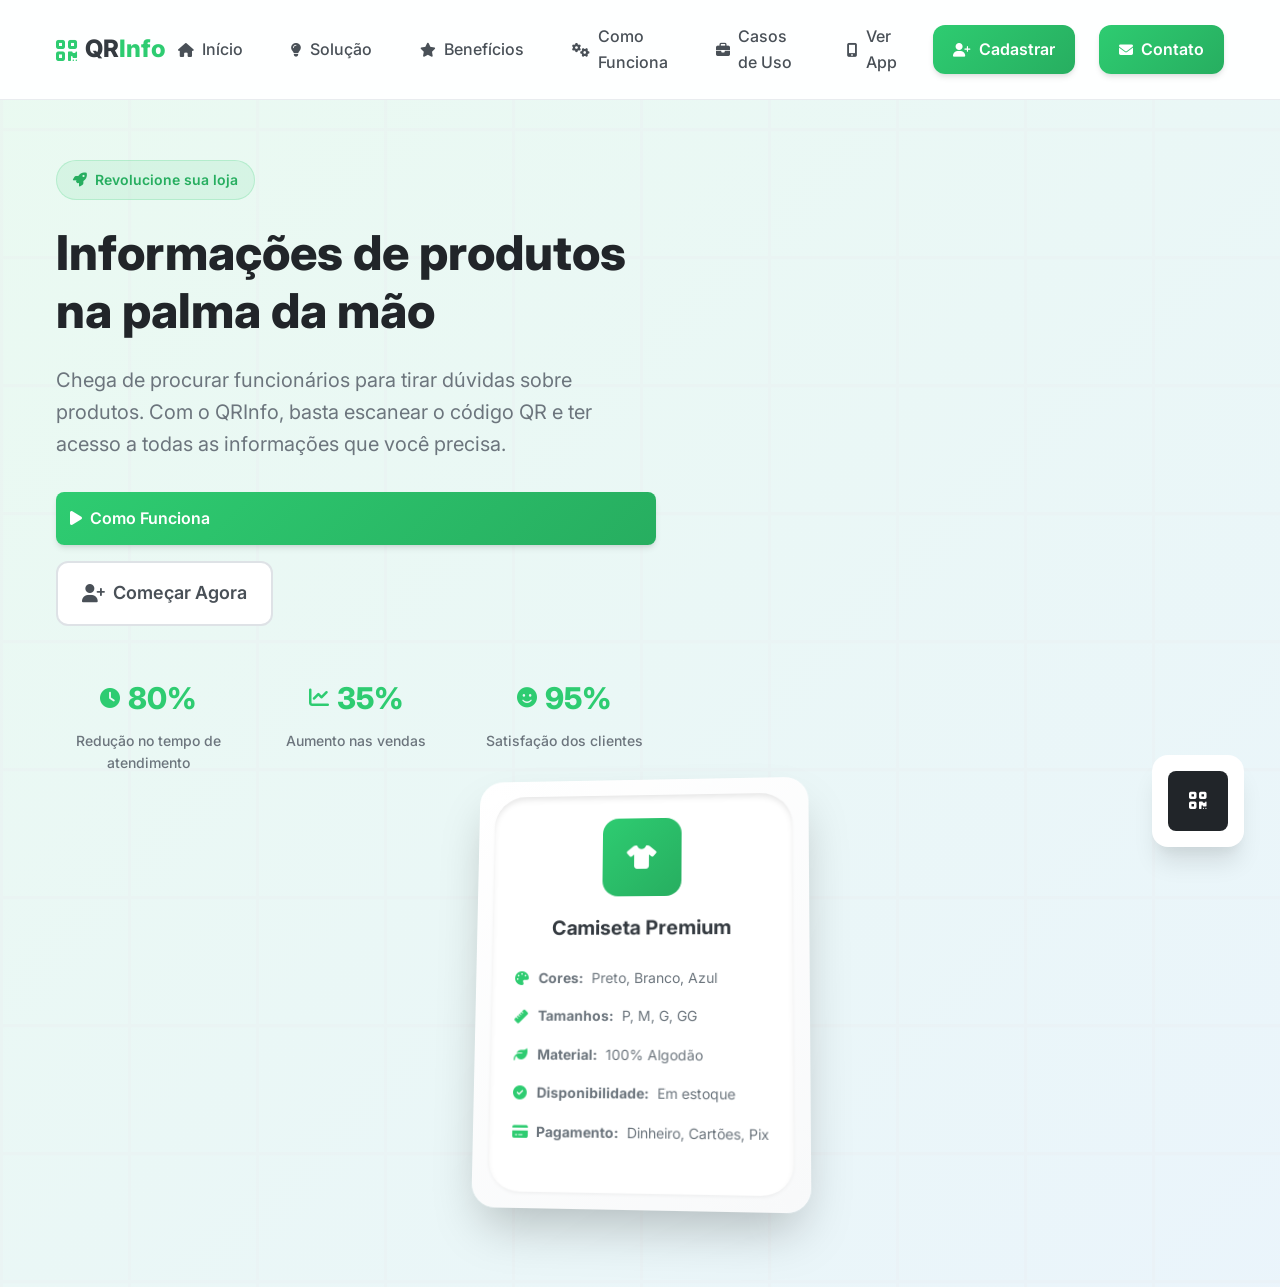
<file: index_spa.html>
<!DOCTYPE html>
<html lang="pt-br">
<head>
    <meta charset="UTF-8">
    <meta name="viewport" content="width=device-width, initial-scale=1.0">
    <title>QR Info - Informações de produtos ao seu alcance</title>
    <link rel="stylesheet" href="styles.css">
    <link rel="stylesheet" href="https://cdnjs.cloudflare.com/ajax/libs/font-awesome/6.5.0/css/all.min.css">
    <link rel="preconnect" href="https://fonts.googleapis.com">
    <link rel="preconnect" href="https://fonts.gstatic.com" crossorigin>
    <link href="https://fonts.googleapis.com/css2?family=Inter:wght@300;400;500;600;700;800&display=swap" rel="stylesheet">
    <meta name="description" content="Acesse informações detalhadas de produtos através de QR codes. Economize tempo e tenha todas as informações na palma da sua mão.">
    <style>
        /* Estilos para SPA */
        .page-section {
            display: none;
        }
        
        .page-section.active {
            display: block;
        }
        
        .nav-link {
            cursor: pointer;
            transition: color 0.3s ease;
        }
        
        .nav-link:hover {
            color: var(--primary-color);
        }
        
        .nav-link.active {
            color: var(--primary-color);
            font-weight: 600;
        }
        
        /* Estilos para página de cadastro */
        .cadastro-page {
            min-height: 100vh;
            background: linear-gradient(135deg, rgba(46, 204, 113, 0.1) 0%, rgba(52, 152, 219, 0.1) 100%);
            padding: 2rem 0;
        }
        
        .cadastro-card {
            background: white;
            border-radius: 1rem;
            box-shadow: 0 20px 25px -5px rgba(0, 0, 0, 0.1);
            max-width: 500px;
            margin: 0 auto;
            padding: 2rem;
        }
        
        .cadastro-header {
            text-align: center;
            margin-bottom: 2rem;
        }
        
        .cadastro-header h1 {
            color: var(--primary-color);
            font-size: 2rem;
            margin-bottom: 0.5rem;
        }
        
        .cadastro-header p {
            color: var(--gray-600);
            font-size: 1rem;
        }
        
        .form-group {
            margin-bottom: 1.5rem;
        }
        
        .form-group label {
            display: block;
            margin-bottom: 0.5rem;
            color: var(--gray-700);
            font-weight: 500;
        }
        
        .form-group input,
        .form-group select {
            width: 100%;
            padding: 0.75rem;
            border: 2px solid var(--gray-200);
            border-radius: 0.5rem;
            font-size: 1rem;
            transition: border-color 0.3s ease;
        }
        
        .form-group input:focus,
        .form-group select:focus {
            outline: none;
            border-color: var(--primary-color);
        }
        
        .password-field {
            position: relative;
        }
        
        .password-toggle {
            position: absolute;
            right: 0.75rem;
            top: 50%;
            transform: translateY(-50%);
            background: none;
            border: none;
            color: var(--gray-500);
            cursor: pointer;
            font-size: 1rem;
        }
        
        .btn-primary {
            width: 100%;
            background: var(--gradient-primary);
            color: white;
            border: none;
            padding: 0.875rem;
            border-radius: 0.5rem;
            font-size: 1rem;
            font-weight: 600;
            cursor: pointer;
            transition: transform 0.2s ease;
        }
        
        .btn-primary:hover {
            transform: translateY(-2px);
        }
        
        .login-link {
            text-align: center;
            margin-top: 1.5rem;
            color: var(--gray-600);
        }
        
        .login-link a {
            color: var(--primary-color);
            text-decoration: none;
            font-weight: 500;
        }
        
        .success-message {
            background: #d4edda;
            color: #155724;
            padding: 1rem;
            border-radius: 0.5rem;
            margin-bottom: 1rem;
            display: none;
        }
        
        .error-message {
            background: #f8d7da;
            color: #721c24;
            padding: 1rem;
            border-radius: 0.5rem;
            margin-bottom: 1rem;
            display: none;
        }
        
        /* Estilos para visualização do app */
        .app-demo-page {
            min-height: 100vh;
            background: linear-gradient(135deg, rgba(46, 204, 113, 0.1) 0%, rgba(52, 152, 219, 0.1) 100%);
            padding: 2rem 0;
            display: flex;
            justify-content: center;
            align-items: center;
        }
        
        .phone-container {
            width: 375px;
            height: 812px;
            background: #000;
            border-radius: 40px;
            padding: 8px;
            box-shadow: var(--shadow-xl);
            position: relative;
        }
        
        .phone-screen {
            width: 100%;
            height: 100%;
            background: var(--white);
            border-radius: 32px;
            overflow: hidden;
            position: relative;
        }
        
        .status-bar {
            height: 44px;
            background: var(--white);
            display: flex;
            justify-content: space-between;
            align-items: center;
            padding: 0 20px;
            font-size: 14px;
            font-weight: 600;
            color: var(--gray-900);
        }
        
        .status-left {
            display: flex;
            align-items: center;
            gap: 4px;
        }
        
        .status-right {
            display: flex;
            align-items: center;
            gap: 6px;
        }
        
        .app-header {
            background: var(--gradient-primary);
            color: white;
            padding: 20px;
            text-align: center;
            position: relative;
        }
        
        .app-logo {
            font-size: 2rem;
            margin-bottom: 0.5rem;
        }
        
        .app-title {
            font-size: 1.5rem;
            font-weight: 700;
            margin-bottom: 0.25rem;
        }
        
        .app-subtitle {
            font-size: 0.9rem;
            opacity: 0.9;
        }
        
        .main-content {
            padding: 24px 20px;
            height: calc(100% - 44px - 120px - 80px);
            overflow-y: auto;
        }
        
        .welcome-section {
            text-align: center;
            margin-bottom: 32px;
        }
        
        .welcome-title {
            font-size: 1.25rem;
            font-weight: 600;
            color: var(--gray-800);
            margin-bottom: 8px;
        }
        
        .welcome-text {
            color: var(--gray-600);
            font-size: 0.9rem;
            line-height: 1.5;
        }
        
        .scanner-section {
            background: var(--white);
            border-radius: 16px;
            padding: 24px;
            margin-bottom: 24px;
            box-shadow: var(--shadow-md);
            text-align: center;
        }
        
        .scanner-icon {
            width: 80px;
            height: 80px;
            background: var(--gradient-primary);
            border-radius: 50%;
            display: flex;
            align-items: center;
            justify-content: center;
            margin: 0 auto 16px;
            font-size: 2rem;
            color: white;
        }
        
        .scanner-title {
            font-size: 1.1rem;
            font-weight: 600;
            color: var(--gray-800);
            margin-bottom: 8px;
        }
        
        .scanner-text {
            color: var(--gray-600);
            font-size: 0.85rem;
            margin-bottom: 20px;
            line-height: 1.4;
        }
        
        .scan-button {
            background: var(--gradient-primary);
            color: white;
            border: none;
            padding: 12px 24px;
            border-radius: 12px;
            font-size: 1rem;
            font-weight: 600;
            cursor: pointer;
            transition: transform 0.2s ease;
            display: flex;
            align-items: center;
            justify-content: center;
            gap: 8px;
            width: 100%;
        }
        
        .scan-button:hover {
            transform: translateY(-2px);
        }
        
        .features-grid {
            display: grid;
            grid-template-columns: 1fr 1fr;
            gap: 16px;
            margin-bottom: 24px;
        }
        
        .feature-card {
            background: var(--white);
            border-radius: 12px;
            padding: 20px 16px;
            text-align: center;
            box-shadow: var(--shadow-sm);
            border: 1px solid var(--gray-100);
        }
        
        .feature-icon {
            width: 48px;
            height: 48px;
            background: var(--gradient-secondary);
            border-radius: 12px;
            display: flex;
            align-items: center;
            justify-content: center;
            margin: 0 auto 12px;
            font-size: 1.25rem;
            color: white;
        }
        
        .feature-title {
            font-size: 0.9rem;
            font-weight: 600;
            color: var(--gray-800);
            margin-bottom: 4px;
        }
        
        .feature-text {
            font-size: 0.75rem;
            color: var(--gray-600);
            line-height: 1.3;
        }
        
        .recent-section {
            margin-bottom: 24px;
        }
        
        .section-title {
            font-size: 1rem;
            font-weight: 600;
            color: var(--gray-800);
            margin-bottom: 12px;
            display: flex;
            align-items: center;
            gap: 8px;
        }
        
        .recent-item {
            background: var(--white);
            border-radius: 12px;
            padding: 16px;
            margin-bottom: 12px;
            box-shadow: var(--shadow-sm);
            border: 1px solid var(--gray-100);
            display: flex;
            align-items: center;
            gap: 12px;
        }
        
        .recent-icon {
            width: 40px;
            height: 40px;
            background: var(--gray-100);
            border-radius: 8px;
            display: flex;
            align-items: center;
            justify-content: center;
            color: var(--gray-600);
        }
        
        .recent-content {
            flex: 1;
        }
        
        .recent-title {
            font-size: 0.9rem;
            font-weight: 500;
            color: var(--gray-800);
            margin-bottom: 2px;
        }
        
        .recent-time {
            font-size: 0.75rem;
            color: var(--gray-500);
        }
        
        .bottom-nav {
            position: absolute;
            bottom: 0;
            left: 0;
            right: 0;
            height: 80px;
            background: var(--white);
            border-top: 1px solid var(--gray-200);
            display: flex;
            align-items: center;
            justify-content: space-around;
            padding: 0 20px;
        }
        
        .nav-item {
            display: flex;
            flex-direction: column;
            align-items: center;
            gap: 4px;
            color: var(--gray-500);
            text-decoration: none;
            font-size: 0.75rem;
            transition: color 0.2s ease;
        }
        
        .nav-item.active {
            color: var(--primary-color);
        }
        
        .nav-item i {
            font-size: 1.25rem;
        }
        
        .home-indicator {
            position: absolute;
            bottom: 8px;
            left: 50%;
            transform: translateX(-50%);
            width: 134px;
            height: 5px;
            background: var(--gray-900);
            border-radius: 3px;
        }
        
        .pulse {
            animation: pulse 2s infinite;
        }
        
        @keyframes pulse {
            0% {
                transform: scale(1);
            }
            50% {
                transform: scale(1.05);
            }
            100% {
                transform: scale(1);
            }
        }
        
        .back-button {
            position: fixed;
            top: 100px;
            left: 20px;
            background: var(--primary-color);
            color: white;
            border: none;
            padding: 12px 16px;
            border-radius: 50%;
            cursor: pointer;
            box-shadow: var(--shadow-lg);
            z-index: 1000;
            transition: transform 0.2s ease;
        }
        
        .back-button:hover {
            transform: scale(1.1);
        }
        
        .page-header {
            text-align: center;
            margin-bottom: 2rem;
            padding-top: 2rem;
        }
        
        .page-header h1 {
            color: var(--primary-color);
            font-size: 2.5rem;
            margin-bottom: 0.5rem;
        }
        
        .page-header p {
            color: var(--gray-600);
            font-size: 1.1rem;
        }
    </style>
</head>
<body>
    <!-- Header -->
    <header>
        <div class="container">
            <div class="logo">
                <i class="fas fa-qrcode logo-icon"></i>
                <h1>QR<span>Info</span></h1>
            </div>
            <nav>
                <ul>
                    <li><a href="#" class="nav-link" data-page="home"><i class="fas fa-home"></i> Início</a></li>
                    <li><a href="#" class="nav-link" data-page="solucao"><i class="fas fa-lightbulb"></i> Solução</a></li>
                    <li><a href="#" class="nav-link" data-page="beneficios"><i class="fas fa-star"></i> Benefícios</a></li>
                    <li><a href="#" class="nav-link" data-page="como-funciona"><i class="fas fa-cogs"></i> Como Funciona</a></li>
                    <li><a href="#" class="nav-link" data-page="casos"><i class="fas fa-briefcase"></i> Casos de Uso</a></li>
                    <li><a href="#" class="nav-link" data-page="app-demo"><i class="fas fa-mobile-alt"></i> Ver App</a></li>
                    <li><a href="#" class="nav-link btn-cadastro" data-page="cadastro"><i class="fas fa-user-plus"></i> Cadastrar</a></li>
                    <li><a href="#" class="nav-link btn-contato" data-page="contato"><i class="fas fa-envelope"></i> Contato</a></li>
                </ul>
                <div class="menu-toggle">
                    <i class="fas fa-bars"></i>
                </div>
            </nav>
        </div>
    </header>

    <!-- Botão de voltar (aparece apenas nas páginas internas) -->
    <button class="back-button" id="backButton" style="display: none;" onclick="showPage('home')">
        <i class="fas fa-arrow-left"></i>
    </button>

    <!-- Página Inicial -->
    <div id="home" class="page-section active">
        <section id="hero">
            <div class="container">
                <div class="hero-content">
                    <div class="hero-badge">
                        <i class="fas fa-rocket"></i>
                        <span>Revolucione sua loja</span>
                    </div>
                    <h2>Informações de produtos na palma da mão</h2>
                    <p>Chega de procurar funcionários para tirar dúvidas sobre produtos. Com o QRInfo, basta escanear o código QR e ter acesso a todas as informações que você precisa.</p>
                    <div class="hero-buttons">
                        <a href="#" class="btn-primary nav-link" data-page="como-funciona">
                            <i class="fas fa-play"></i>
                            Como Funciona
                        </a>
                        <a href="#" class="btn-secondary nav-link" data-page="cadastro">
                            <i class="fas fa-user-plus"></i>
                            Começar Agora
                        </a>
                    </div>
                    <div class="hero-stats">
                        <div class="stat">
                            <div class="stat-number">
                                <i class="fas fa-clock"></i>
                                <span>80%</span>
                            </div>
                            <div class="stat-label">Redução no tempo de atendimento</div>
                        </div>
                        <div class="stat">
                            <div class="stat-number">
                                <i class="fas fa-chart-line"></i>
                                <span>35%</span>
                            </div>
                            <div class="stat-label">Aumento nas vendas</div>
                        </div>
                        <div class="stat">
                            <div class="stat-number">
                                <i class="fas fa-smile"></i>
                                <span>95%</span>
                            </div>
                            <div class="stat-label">Satisfação dos clientes</div>
                        </div>
                    </div>
                </div>
                <div class="hero-image">
                    <div class="phone-mockup">
                        <div class="phone-screen">
                            <div class="product-info">
                                <div class="product-image">
                                    <i class="fas fa-tshirt"></i>
                                </div>
                                <h3>Camiseta Premium</h3>
                                <ul>
                                    <li><i class="fas fa-palette"></i> <strong>Cores:</strong> Preto, Branco, Azul</li>
                                    <li><i class="fas fa-ruler"></i> <strong>Tamanhos:</strong> P, M, G, GG</li>
                                    <li><i class="fas fa-leaf"></i> <strong>Material:</strong> 100% Algodão</li>
                                    <li><i class="fas fa-check-circle"></i> <strong>Disponibilidade:</strong> Em estoque</li>
                                    <li><i class="fas fa-credit-card"></i> <strong>Pagamento:</strong> Dinheiro, Cartões, Pix</li>
                                </ul>
                            </div>
                        </div>
                        <div class="phone-home-button"></div>
                    </div>
                    <div class="qr-code-overlay">
                        <div class="qr-code">
                            <i class="fas fa-qrcode"></i>
                        </div>
                        <div class="scan-animation"></div>
                    </div>
                </div>
            </div>
        </section>
    </div>

    <!-- Página de Solução -->
    <div id="solucao" class="page-section">
        <div class="page-header">
            <h1><i class="fas fa-lightbulb"></i> Nossa Solução</h1>
            <p>Transformando a experiência de compra com tecnologia simples e eficiente</p>
        </div>
        <section>
            <div class="container">
                <div class="solution-grid">
                    <div class="problem-card">
                        <div class="card-icon problem-icon">
                            <i class="fas fa-exclamation-triangle"></i>
                        </div>
                        <h3>O Problema</h3>
                        <ul>
                            <li><i class="fas fa-times"></i> Clientes perdem tempo procurando funcionários</li>
                            <li><i class="fas fa-times"></i> Dúvidas sobre cores e tamanhos disponíveis</li>
                            <li><i class="fas fa-times"></i> Incerteza sobre métodos de pagamento aceitos</li>
                            <li><i class="fas fa-times"></i> Falta de informações sobre disponibilidade</li>
                            <li><i class="fas fa-times"></i> Experiência de compra frustrada e ineficiente</li>
                        </ul>
                    </div>
                    <div class="solution-card">
                        <div class="card-icon solution-icon">
                            <i class="fas fa-lightbulb"></i>
                        </div>
                        <h3>Nossa Solução</h3>
                        <ul>
                            <li><i class="fas fa-check"></i> QR codes em todos os produtos</li>
                            <li><i class="fas fa-check"></i> Acesso instantâneo a informações detalhadas</li>
                            <li><i class="fas fa-check"></i> Autonomia para o cliente durante a compra</li>
                            <li><i class="fas fa-check"></i> Redução da dependência de atendentes</li>
                            <li><i class="fas fa-check"></i> Experiência de compra moderna e eficiente</li>
                        </ul>
                    </div>
                </div>
            </div>
        </section>
    </div>

    <!-- Página de Benefícios -->
    <div id="beneficios" class="page-section">
        <div class="page-header">
            <h1><i class="fas fa-star"></i> Benefícios</h1>
            <p>Vantagens para lojistas e clientes</p>
        </div>
        <section>
            <div class="container">
                <div class="benefits-grid">
                    <div class="benefit-card">
                        <div class="benefit-icon">
                            <i class="fas fa-clock"></i>
                        </div>
                        <h3>Economia de Tempo</h3>
                        <p>Clientes obtêm informações instantaneamente, sem esperar por atendimento.</p>
                        <div class="benefit-metric">
                            <span class="metric-value">80%</span>
                            <span class="metric-label">menos tempo de espera</span>
                        </div>
                    </div>
                    <div class="benefit-card">
                        <div class="benefit-icon">
                            <i class="fas fa-user-tie"></i>
                        </div>
                        <h3>Otimização de Equipe</h3>
                        <p>Funcionários podem focar em vendas e atendimentos mais complexos.</p>
                        <div class="benefit-metric">
                            <span class="metric-value">60%</span>
                            <span class="metric-label">mais produtividade</span>
                        </div>
                    </div>
                    <div class="benefit-card">
                        <div class="benefit-icon">
                            <i class="fas fa-chart-line"></i>
                        </div>
                        <h3>Aumento de Vendas</h3>
                        <p>Experiência de compra mais fluida resulta em maior conversão.</p>
                        <div class="benefit-metric">
                            <span class="metric-value">35%</span>
                            <span class="metric-label">aumento nas vendas</span>
                        </div>
                    </div>
                    <div class="benefit-card">
                        <div class="benefit-icon">
                            <i class="fas fa-mobile-alt"></i>
                        </div>
                        <h3>Experiência Digital</h3>
                        <p>Integração entre loja física e digital, modernizando a experiência.</p>
                        <div class="benefit-metric">
                            <span class="metric-value">100%</span>
                            <span class="metric-label">digital</span>
                        </div>
                    </div>
                    <div class="benefit-card">
                        <div class="benefit-icon">
                            <i class="fas fa-database"></i>
                        </div>
                        <h3>Dados Atualizados</h3>
                        <p>Informações sempre atualizadas sobre disponibilidade e características.</p>
                        <div class="benefit-metric">
                            <span class="metric-value">24/7</span>
                            <span class="metric-label">atualização</span>
                        </div>
                    </div>
                    <div class="benefit-card">
                        <div class="benefit-icon">
                            <i class="fas fa-smile"></i>
                        </div>
                        <h3>Satisfação do Cliente</h3>
                        <p>Clientes mais satisfeitos com a autonomia e facilidade de acesso às informações.</p>
                        <div class="benefit-metric">
                            <span class="metric-value">95%</span>
                            <span class="metric-label">satisfação</span>
                        </div>
                    </div>
                </div>
            </div>
        </section>
    </div>

    <!-- Página Como Funciona -->
    <div id="como-funciona" class="page-section">
        <div class="page-header">
            <h1><i class="fas fa-cogs"></i> Como Funciona</h1>
            <p>Simples para lojistas, intuitivo para clientes</p>
        </div>
        <section>
            <div class="container">
                <div class="steps-container">
                    <div class="step">
                        <div class="step-number">1</div>
                        <div class="step-icon">
                            <i class="fas fa-qrcode"></i>
                        </div>
                        <h3>Implementação</h3>
                        <p>Geramos QR codes únicos para cada produto da sua loja e fornecemos etiquetas prontas para aplicação.</p>
                        <div class="step-features">
                            <span><i class="fas fa-check"></i> Códigos únicos</span>
                            <span><i class="fas fa-check"></i> Etiquetas profissionais</span>
                            <span><i class="fas fa-check"></i> Fácil aplicação</span>
                        </div>
                    </div>
                    <div class="step">
                        <div class="step-number">2</div>
                        <div class="step-icon">
                            <i class="fas fa-tag"></i>
                        </div>
                        <h3>Aplicação</h3>
                        <p>As etiquetas com QR codes são aplicadas nos produtos ou nas prateleiras, de forma discreta e elegante.</p>
                        <div class="step-features">
                            <span><i class="fas fa-check"></i> Design discreto</span>
                            <span><i class="fas fa-check"></i> Resistente</span>
                            <span><i class="fas fa-check"></i> Posicionamento estratégico</span>
                        </div>
                    </div>
                    <div class="step">
                        <div class="step-number">3</div>
                        <div class="step-icon">
                            <i class="fas fa-mobile-alt"></i>
                        </div>
                        <h3>Escaneamento</h3>
                        <p>O cliente escaneia o QR code com a câmera do seu smartphone, sem necessidade de aplicativo específico.</p>
                        <div class="step-features">
                            <span><i class="fas fa-check"></i> Sem app necessário</span>
                            <span><i class="fas fa-check"></i> Instantâneo</span>
                            <span><i class="fas fa-check"></i> Universal</span>
                        </div>
                    </div>
                    <div class="step">
                        <div class="step-number">4</div>
                        <div class="step-icon">
                            <i class="fas fa-info-circle"></i>
                        </div>
                        <h3>Informação</h3>
                        <p>Uma página com todas as informações do produto é exibida instantaneamente: cores, tamanhos, disponibilidade e formas de pagamento.</p>
                        <div class="step-features">
                            <span><i class="fas fa-check"></i> Informações completas</span>
                            <span><i class="fas fa-check"></i> Sempre atualizado</span>
                            <span><i class="fas fa-check"></i> Interface amigável</span>
                        </div>
                    </div>
                </div>
                
                <div class="demo-cta-section">
                    <div class="demo-cta-content">
                        <h3>Pronto para começar?</h3>
                        <p>Cadastre-se agora e transforme a experiência de compra da sua loja</p>
                        <a href="#" class="btn-primary btn-large nav-link" data-page="cadastro">
                            <i class="fas fa-rocket"></i>
                            Começar Agora
                        </a>
                    </div>
                </div>
            </div>
        </section>
    </div>

    <!-- Página Casos de Uso -->
    <div id="casos" class="page-section">
        <div class="page-header">
            <h1><i class="fas fa-briefcase"></i> Casos de Uso</h1>
            <p>Aplicações práticas para diferentes segmentos</p>
        </div>
        <section>
            <div class="container">
                <div class="cases-grid">
                    <div class="case-card">
                        <div class="case-icon">
                            <i class="fas fa-tshirt"></i>
                        </div>
                        <h3>Lojas de Roupas</h3>
                        <p>Informações sobre tamanhos disponíveis, cores, materiais e instruções de lavagem.</p>
                        <div class="case-features">
                            <span><i class="fas fa-check"></i> Detalhes do tecido</span>
                            <span><i class="fas fa-check"></i> Guia de tamanhos</span>
                            <span><i class="fas fa-check"></i> Sugestões de looks</span>
                        </div>
                    </div>
                    <div class="case-card">
                        <div class="case-icon">
                            <i class="fas fa-utensils"></i>
                        </div>
                        <h3>Restaurantes e Cafeterias</h3>
                        <p>Cardápios digitais, informações sobre ingredientes, alérgenos e promoções do dia.</p>
                        <div class="case-features">
                            <span><i class="fas fa-check"></i> Cardápio interativo</span>
                            <span><i class="fas fa-check"></i> Informações nutricionais</span>
                            <span><i class="fas fa-check"></i> Avaliações de clientes</span>
                        </div>
                    </div>
                    <div class="case-card">
                        <div class="case-icon">
                            <i class="fas fa-book"></i>
                        </div>
                        <h3>Livrarias</h3>
                        <p>Sinopse de livros, biografia do autor, resenhas e disponibilidade em estoque.</p>
                        <div class="case-features">
                            <span><i class="fas fa-check"></i> Trechos do livro</span>
                            <span><i class="fas fa-check"></i> Livros relacionados</span>
                            <span><i class="fas fa-check"></i> Opções de compra</span>
                        </div>
                    </div>
                    <div class="case-card">
                        <div class="case-icon">
                            <i class="fas fa-couch"></i>
                        </div>
                        <h3>Móveis e Decoração</h3>
                        <p>Detalhes sobre materiais, dimensões, opções de cores e simulações em ambientes.</p>
                        <div class="case-features">
                            <span><i class="fas fa-check"></i> Modelos 3D</span>
                            <span><i class="fas fa-check"></i> Dicas de decoração</span>
                            <span><i class="fas fa-check"></i> Avaliações de produtos</span>
                        </div>
                    </div>
                    <div class="case-card">
                        <div class="case-icon">
                            <i class="fas fa-dumbbell"></i>
                        </div>
                        <h3>Academias e Esportes</h3>
                        <p>Informações sobre equipamentos, planos de treino, horários de aulas e promoções.</p>
                        <div class="case-features">
                            <span><i class="fas fa-check"></i> Demonstração de exercícios</span>
                            <span><i class="fas fa-check"></i> Calendário de aulas</span>
                            <span><i class="fas fa-check"></i> Planos de assinatura</span>
                        </div>
                    </div>
                    <div class="case-card">
                        <div class="case-icon">
                            <i class="fas fa-paw"></i>
                        </div>
                        <h3>Pet Shops</h3>
                        <p>Detalhes sobre rações, brinquedos, acessórios e informações sobre saúde animal.</p>
                        <div class="case-features">
                            <span><i class="fas fa-check"></i> Ingredientes da ração</span>
                            <span><i class="fas fa-check"></i> Dicas de cuidado</span>
                            <span><i class="fas fa-check"></i> Produtos recomendados</span>
                        </div>
                    </div>
                </div>
            </div>
        </section>
    </div>

    <!-- Página de Cadastro -->
    <div id="cadastro" class="page-section">
        <div class="cadastro-page">
            <div class="container">
                <div class="cadastro-card">
                    <div class="cadastro-header">
                        <h1><i class="fas fa-qrcode"></i> QRInfo</h1>
                        <p>Cadastre-se e revolucione sua loja</p>
                    </div>
                    
                    <div id="successMessage" class="success-message">
                        <i class="fas fa-check-circle"></i>
                        Cadastro realizado com sucesso! Bem-vindo ao QRInfo.
                    </div>
                    
                    <div id="errorMessage" class="error-message">
                        <i class="fas fa-exclamation-triangle"></i>
                        <span id="errorText">Erro ao realizar cadastro. Tente novamente.</span>
                    </div>
                    
                    <form id="cadastroForm">
                        <div class="form-group">
                            <label for="nomeCompleto">Nome Completo *</label>
                            <input type="text" id="nomeCompleto" name="nomeCompleto" required>
                        </div>
                        
                        <div class="form-group">
                            <label for="email">E-mail *</label>
                            <input type="email" id="email" name="email" required>
                        </div>
                        
                        <div class="form-group">
                            <label for="telefone">Telefone *</label>
                            <input type="tel" id="telefone" name="telefone" required>
                        </div>
                        
                        <div class="form-group">
                            <label for="empresa">Nome da Empresa *</label>
                            <input type="text" id="empresa" name="empresa" required>
                        </div>
                        
                        <div class="form-group">
                            <label for="segmento">Segmento da Empresa *</label>
                            <select id="segmento" name="segmento" required>
                                <option value="">Selecione o segmento</option>
                                <option value="moda">Moda e Vestuário</option>
                                <option value="supermercado">Supermercado</option>
                                <option value="farmacia">Farmácia</option>
                                <option value="eletronicos">Eletrônicos</option>
                                <option value="livraria">Livraria</option>
                                <option value="casa-construcao">Casa e Construção</option>
                                <option value="esportes">Esportes</option>
                                <option value="beleza">Beleza e Cosméticos</option>
                                <option value="outros">Outros</option>
                            </select>
                        </div>
                        
                        <div class="form-group">
                            <label for="senha">Senha *</label>
                            <div class="password-field">
                                <input type="password" id="senha" name="senha" required minlength="6">
                                <button type="button" class="password-toggle" data-target="senha">
                                    <i class="fas fa-eye"></i>
                                </button>
                            </div>
                        </div>
                        
                        <div class="form-group">
                            <label for="confirmarSenha">Confirmar Senha *</label>
                            <div class="password-field">
                                <input type="password" id="confirmarSenha" name="confirmarSenha" required minlength="6">
                                <button type="button" class="password-toggle" data-target="confirmarSenha">
                                    <i class="fas fa-eye"></i>
                                </button>
                            </div>
                        </div>
                        
                        <button type="submit" class="btn-primary">
                            <i class="fas fa-user-plus"></i>
                            Criar Conta
                        </button>
                    </form>
                    
                    <div class="login-link">
                        Já tem uma conta? <a href="#" onclick="showLoginMessage()">Faça login</a>
                    </div>
                </div>
            </div>
        </div>
    </div>

    <!-- Página de Demonstração do App -->
    <div id="app-demo" class="page-section">
        <div class="app-demo-page">
            <div class="phone-container">
                <div class="phone-screen">
                    <!-- Status Bar -->
                    <div class="status-bar">
                        <div class="status-left">
                            <span>9:41</span>
                        </div>
                        <div class="status-right">
                            <i class="fas fa-signal"></i>
                            <i class="fas fa-wifi"></i>
                            <i class="fas fa-battery-three-quarters"></i>
                        </div>
                    </div>

                    <!-- App Header -->
                    <div class="app-header">
                        <div class="app-logo">
                            <i class="fas fa-qrcode"></i>
                        </div>
                        <div class="app-title">QRInfo</div>
                        <div class="app-subtitle">Informações na palma da mão</div>
                    </div>

                    <!-- Main Content -->
                    <div class="main-content">
                        <!-- Welcome Section -->
                        <div class="welcome-section">
                            <div class="welcome-title">Bem-vindo ao QRInfo!</div>
                            <div class="welcome-text">Escaneie QR codes e acesse informações detalhadas de produtos instantaneamente</div>
                        </div>

                        <!-- Scanner Section -->
                        <div class="scanner-section">
                            <div class="scanner-icon pulse">
                                <i class="fas fa-qrcode"></i>
                            </div>
                            <div class="scanner-title">Escanear QR Code</div>
                            <div class="scanner-text">Aponte a câmera para o QR code do produto e descubra todas as informações</div>
                            <button class="scan-button" onclick="startScanner()">
                                <i class="fas fa-camera"></i>
                                Iniciar Scanner
                            </button>
                        </div>

                        <!-- Features Grid -->
                        <div class="features-grid">
                            <div class="feature-card">
                                <div class="feature-icon">
                                    <i class="fas fa-info-circle"></i>
                                </div>
                                <div class="feature-title">Informações</div>
                                <div class="feature-text">Detalhes completos do produto</div>
                            </div>
                            <div class="feature-card">
                                <div class="feature-icon">
                                    <i class="fas fa-check-circle"></i>
                                </div>
                                <div class="feature-title">Disponibilidade</div>
                                <div class="feature-text">Estoque em tempo real</div>
                            </div>
                            <div class="feature-card">
                                <div class="feature-icon">
                                    <i class="fas fa-palette"></i>
                                </div>
                                <div class="feature-title">Variações</div>
                                <div class="feature-text">Cores e tamanhos</div>
                            </div>
                            <div class="feature-card">
                                <div class="feature-icon">
                                    <i class="fas fa-headset"></i>
                                </div>
                                <div class="feature-title">Suporte</div>
                                <div class="feature-text">Atendimento rápido</div>
                            </div>
                        </div>

                        <!-- Recent Scans -->
                        <div class="recent-section">
                            <div class="section-title">
                                <i class="fas fa-history"></i>
                                Escaneados Recentemente
                            </div>
                            <div class="recent-item">
                                <div class="recent-icon">
                                    <i class="fas fa-tshirt"></i>
                                </div>
                                <div class="recent-content">
                                    <div class="recent-title">Camiseta Premium</div>
                                    <div class="recent-time">Há 2 horas</div>
                                </div>
                            </div>
                            <div class="recent-item">
                                <div class="recent-icon">
                                    <i class="fas fa-mobile-alt"></i>
                                </div>
                                <div class="recent-content">
                                    <div class="recent-title">Smartphone Galaxy</div>
                                    <div class="recent-time">Ontem</div>
                                </div>
                            </div>
                        </div>
                    </div>

                    <!-- Bottom Navigation -->
                    <div class="bottom-nav">
                        <a href="#" class="nav-item active">
                            <i class="fas fa-home"></i>
                            <span>Início</span>
                        </a>
                        <a href="#" class="nav-item">
                            <i class="fas fa-qrcode"></i>
                            <span>Scanner</span>
                        </a>
                        <a href="#" class="nav-item">
                            <i class="fas fa-history"></i>
                            <span>Histórico</span>
                        </a>
                        <a href="#" class="nav-item">
                            <i class="fas fa-user"></i>
                            <span>Perfil</span>
                        </a>
                    </div>

                    <!-- Home Indicator -->
                    <div class="home-indicator"></div>
                </div>
            </div>
        </div>
    </div>

    <!-- Página de Contato -->
    <div id="contato" class="page-section">
        <div class="page-header">
            <h1><i class="fas fa-envelope"></i> Contato</h1>
            <p>Entre em contato conosco</p>
        </div>
        <section>
            <div class="container">
                <div style="text-align: center; padding: 3rem 0;">
                    <div style="max-width: 600px; margin: 0 auto;">
                        <div style="background: white; padding: 2rem; border-radius: 1rem; box-shadow: 0 10px 25px rgba(0,0,0,0.1);">
                            <h3 style="color: var(--primary-color); margin-bottom: 1.5rem;">Fale Conosco</h3>
                            <div style="display: grid; gap: 1.5rem; text-align: left;">
                                <div style="display: flex; align-items: center; gap: 1rem;">
                                    <div style="width: 50px; height: 50px; background: var(--gradient-primary); border-radius: 50%; display: flex; align-items: center; justify-content: center; color: white;">
                                        <i class="fas fa-envelope"></i>
                                    </div>
                                    <div>
                                        <strong>E-mail</strong><br>
                                        <span style="color: var(--gray-600);">contato@qrinfo.com.br</span>
                                    </div>
                                </div>
                                <div style="display: flex; align-items: center; gap: 1rem;">
                                    <div style="width: 50px; height: 50px; background: var(--gradient-secondary); border-radius: 50%; display: flex; align-items: center; justify-content: center; color: white;">
                                        <i class="fas fa-phone"></i>
                                    </div>
                                    <div>
                                        <strong>Telefone</strong><br>
                                        <span style="color: var(--gray-600);">(11) 9999-9999</span>
                                    </div>
                                </div>
                                <div style="display: flex; align-items: center; gap: 1rem;">
                                    <div style="width: 50px; height: 50px; background: var(--gradient-primary); border-radius: 50%; display: flex; align-items: center; justify-content: center; color: white;">
                                        <i class="fas fa-globe"></i>
                                    </div>
                                    <div>
                                        <strong>Website</strong><br>
                                        <span style="color: var(--gray-600);">www.qrinfo.com.br</span>
                                    </div>
                                </div>
                            </div>
                            <div style="margin-top: 2rem; padding-top: 2rem; border-top: 1px solid var(--gray-200);">
                                <a href="#" class="btn-primary nav-link" data-page="cadastro" style="display: inline-block; text-decoration: none;">
                                    <i class="fas fa-user-plus"></i>
                                    Cadastre-se Agora
                                </a>
                            </div>
                        </div>
                    </div>
                </div>
            </div>
        </section>
    </div>

    <script>
        // Sistema de navegação SPA
        function showPage(pageId) {
            // Esconder todas as páginas
            document.querySelectorAll('.page-section').forEach(page => {
                page.classList.remove('active');
            });
            
            // Mostrar a página selecionada
            document.getElementById(pageId).classList.add('active');
            
            // Atualizar navegação ativa
            document.querySelectorAll('.nav-link').forEach(link => {
                link.classList.remove('active');
            });
            
            document.querySelectorAll(`[data-page="${pageId}"]`).forEach(link => {
                link.classList.add('active');
            });
            
            // Mostrar/esconder botão de voltar
            const backButton = document.getElementById('backButton');
            if (pageId === 'home') {
                backButton.style.display = 'none';
            } else {
                backButton.style.display = 'block';
            }
            
            // Scroll para o topo
            window.scrollTo(0, 0);
        }
        
        // Event listeners para navegação
        document.addEventListener('DOMContentLoaded', function() {
            // Navegação por links
            document.querySelectorAll('.nav-link').forEach(link => {
                link.addEventListener('click', function(e) {
                    e.preventDefault();
                    const pageId = this.getAttribute('data-page');
                    if (pageId) {
                        showPage(pageId);
                    }
                });
            });
            
            // Formulário de cadastro
            const form = document.getElementById('cadastroForm');
            const successMessage = document.getElementById('successMessage');
            const errorMessage = document.getElementById('errorMessage');
            const errorText = document.getElementById('errorText');
            
            // Toggle de senha
            document.querySelectorAll('.password-toggle').forEach(toggle => {
                toggle.addEventListener('click', function() {
                    const targetId = this.dataset.target;
                    const passwordField = document.getElementById(targetId);
                    const icon = this.querySelector('i');
                    
                    if (passwordField.type === 'password') {
                        passwordField.type = 'text';
                        icon.classList.remove('fa-eye');
                        icon.classList.add('fa-eye-slash');
                    } else {
                        passwordField.type = 'password';
                        icon.classList.remove('fa-eye-slash');
                        icon.classList.add('fa-eye');
                    }
                });
            });
            
            // Máscara para telefone
            document.getElementById('telefone').addEventListener('input', function(e) {
                let value = e.target.value.replace(/\D/g, '');
                if (value.length <= 11) {
                    value = value.replace(/(\d{2})(\d{5})(\d{4})/, '($1) $2-$3');
                    if (value.length < 14) {
                        value = value.replace(/(\d{2})(\d{4})(\d{4})/, '($1) $2-$3');
                    }
                }
                e.target.value = value;
            });
            
            // Validação e envio do formulário
            form.addEventListener('submit', function(e) {
                e.preventDefault();
                
                // Esconder mensagens anteriores
                successMessage.style.display = 'none';
                errorMessage.style.display = 'none';
                
                // Validar campos
                const formData = new FormData(form);
                const data = Object.fromEntries(formData);
                
                // Validações básicas
                if (!data.nomeCompleto || !data.email || !data.telefone || !data.empresa || !data.segmento || !data.senha || !data.confirmarSenha) {
                    showError('Todos os campos são obrigatórios.');
                    return;
                }
                
                if (data.senha !== data.confirmarSenha) {
                    showError('As senhas não coincidem.');
                    return;
                }
                
                if (data.senha.length < 6) {
                    showError('A senha deve ter pelo menos 6 caracteres.');
                    return;
                }
                
                // Validar email
                const emailRegex = /^[^\s@]+@[^\s@]+\.[^\s@]+$/;
                if (!emailRegex.test(data.email)) {
                    showError('Por favor, insira um e-mail válido.');
                    return;
                }
                
                // Simular envio
                simulateSubmit(data);
            });
            
            function showError(message) {
                errorText.textContent = message;
                errorMessage.style.display = 'block';
                errorMessage.scrollIntoView({ behavior: 'smooth', block: 'center' });
            }
            
            function showSuccess() {
                successMessage.style.display = 'block';
                successMessage.scrollIntoView({ behavior: 'smooth', block: 'center' });
                form.reset();
            }
            
            function simulateSubmit(data) {
                const submitButton = form.querySelector('button[type="submit"]');
                const originalText = submitButton.innerHTML;
                
                submitButton.innerHTML = '<i class="fas fa-spinner fa-spin"></i> Cadastrando...';
                submitButton.disabled = true;
                
                setTimeout(() => {
                    // Simular sucesso (90% das vezes)
                    if (Math.random() > 0.1) {
                        showSuccess();
                        console.log('Dados do cadastro:', data);
                        
                        // Voltar para home após 3 segundos
                        setTimeout(() => {
                            showPage('home');
                        }, 3000);
                    } else {
                        showError('Erro no servidor. Tente novamente em alguns instantes.');
                    }
                    
                    submitButton.innerHTML = originalText;
                    submitButton.disabled = false;
                }, 2000);
            }
        });
        
        // Funções do aplicativo
        function startScanner() {
            const button = document.querySelector('.scan-button');
            const originalText = button.innerHTML;
            
            button.innerHTML = '<i class="fas fa-spinner fa-spin"></i> Abrindo câmera...';
            button.disabled = true;
            
            setTimeout(() => {
                alert('Scanner de QR Code seria aberto aqui!\n\nEm um app real, isso abriria a câmera para escanear códigos QR.');
                button.innerHTML = originalText;
                button.disabled = false;
            }, 2000);
        }
        
        function showLoginMessage() {
            alert('Funcionalidade de login será implementada em breve!');
        }
        
        // Simular navegação do app
        document.addEventListener('click', function(e) {
            if (e.target.closest('.nav-item') && e.target.closest('.bottom-nav')) {
                e.preventDefault();
                
                // Remove active class from all items
                document.querySelectorAll('.bottom-nav .nav-item').forEach(nav => nav.classList.remove('active'));
                
                // Add active class to clicked item
                e.target.closest('.nav-item').classList.add('active');
                
                // Simular mudança de tela
                const section = e.target.closest('.nav-item').querySelector('span').textContent;
                if (section !== 'Início') {
                    alert(`Navegando para: ${section}\n\nEm um app real, isso mudaria a tela.`);
                }
            }
            
            // Simular clique nos itens recentes
            if (e.target.closest('.recent-item')) {
                const productName = e.target.closest('.recent-item').querySelector('.recent-title').textContent;
                alert(`Abrindo detalhes do produto: ${productName}\n\nEm um app real, isso mostraria as informações completas do produto.`);
            }
            
            // Simular clique nas features
            if (e.target.closest('.feature-card')) {
                const featureName = e.target.closest('.feature-card').querySelector('.feature-title').textContent;
                alert(`Funcionalidade: ${featureName}\n\nEm um app real, isso abriria a seção correspondente.`);
            }
        });
    </script>
</body>
</html>
</file>
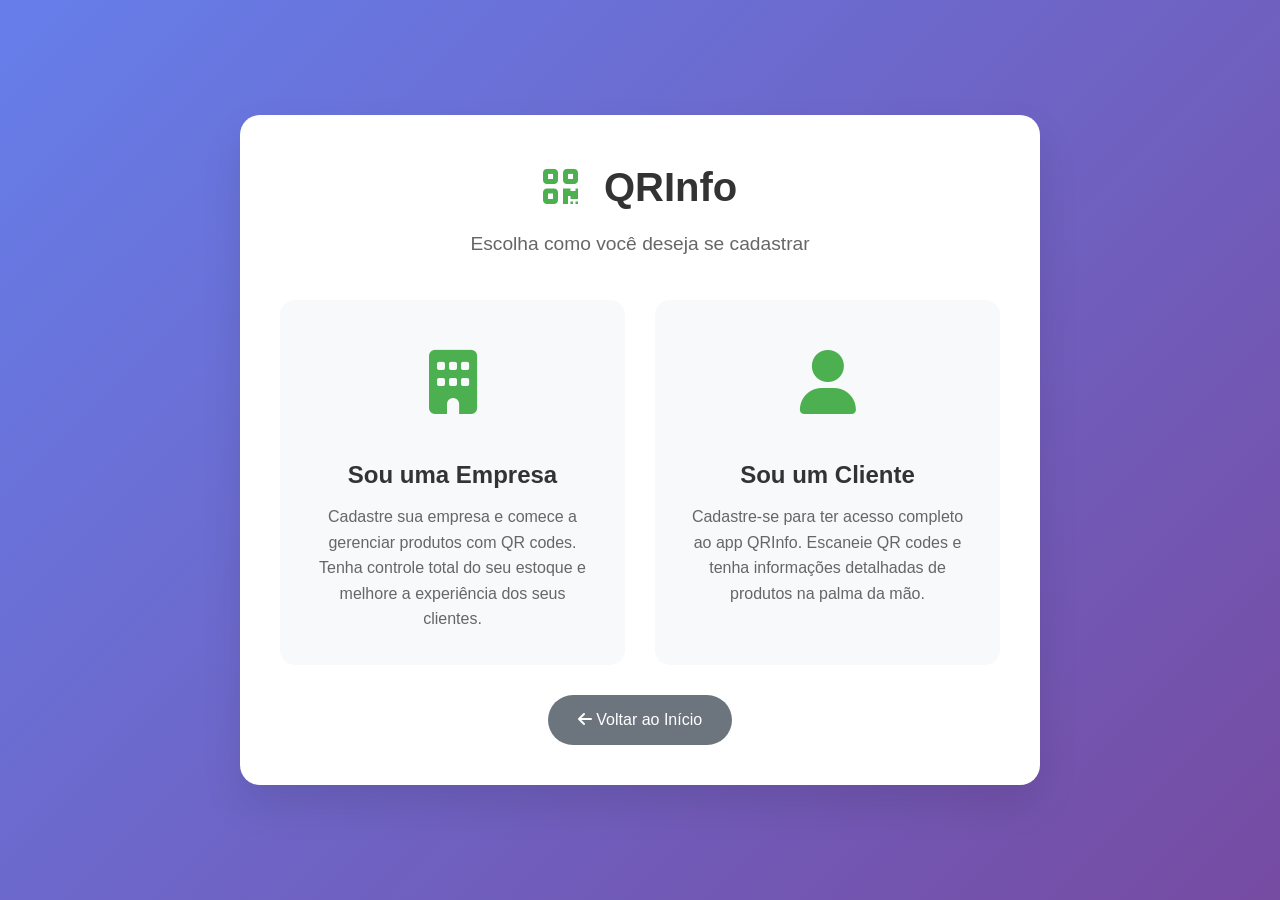
<file: selecao_cadastro.html>
<!DOCTYPE html>
<html lang="pt-BR">
<head>
    <meta charset="UTF-8">
    <meta name="viewport" content="width=device-width, initial-scale=1.0">
    <title>QRInfo - Escolha seu Tipo de Cadastro</title>
    <link rel="stylesheet" href="styles.css">
    <link href="https://cdnjs.cloudflare.com/ajax/libs/font-awesome/6.0.0/css/all.min.css" rel="stylesheet">
    <style>
        .selection-container {
            min-height: 100vh;
            background: linear-gradient(135deg, #667eea 0%, #764ba2 100%);
            display: flex;
            align-items: center;
            justify-content: center;
            padding: 20px;
        }

        .selection-card {
            background: white;
            border-radius: 20px;
            padding: 40px;
            box-shadow: 0 20px 40px rgba(0,0,0,0.1);
            max-width: 800px;
            width: 100%;
            text-align: center;
        }

        .selection-title {
            font-size: 2.5rem;
            color: #333;
            margin-bottom: 10px;
            font-weight: 700;
        }

        .selection-subtitle {
            font-size: 1.2rem;
            color: #666;
            margin-bottom: 40px;
        }

        .options-container {
            display: grid;
            grid-template-columns: 1fr 1fr;
            gap: 30px;
            margin-bottom: 30px;
        }

        .option-card {
            background: #f8f9fa;
            border: 3px solid transparent;
            border-radius: 15px;
            padding: 30px;
            cursor: pointer;
            transition: all 0.3s ease;
            text-decoration: none;
            color: inherit;
        }

        .option-card:hover {
            border-color: #4CAF50;
            transform: translateY(-5px);
            box-shadow: 0 10px 30px rgba(76, 175, 80, 0.2);
        }

        .option-icon {
            font-size: 4rem;
            margin-bottom: 20px;
            color: #4CAF50;
        }

        .option-title {
            font-size: 1.5rem;
            font-weight: 600;
            margin-bottom: 10px;
            color: #333;
        }

        .option-description {
            color: #666;
            line-height: 1.6;
        }

        .back-button {
            background: #6c757d;
            color: white;
            border: none;
            padding: 12px 30px;
            border-radius: 25px;
            font-size: 1rem;
            cursor: pointer;
            transition: all 0.3s ease;
            text-decoration: none;
            display: inline-block;
        }

        .back-button:hover {
            background: #5a6268;
            transform: translateY(-2px);
        }

        @media (max-width: 768px) {
            .options-container {
                grid-template-columns: 1fr;
                gap: 20px;
            }

            .selection-title {
                font-size: 2rem;
            }

            .selection-card {
                padding: 30px 20px;
            }
        }
    </style>
</head>
<body>
    <div class="selection-container">
        <div class="selection-card">
            <h1 class="selection-title">
                <i class="fas fa-qrcode" style="color: #4CAF50; margin-right: 15px;"></i>
                QRInfo
            </h1>
            <p class="selection-subtitle">Escolha como você deseja se cadastrar</p>
            
            <div class="options-container">
                <a href="cadastro_empresa.html" class="option-card">
                    <div class="option-icon">
                        <i class="fas fa-building"></i>
                    </div>
                    <h3 class="option-title">Sou uma Empresa</h3>
                    <p class="option-description">
                        Cadastre sua empresa e comece a gerenciar produtos com QR codes. 
                        Tenha controle total do seu estoque e melhore a experiência dos seus clientes.
                    </p>
                </a>

                <a href="cadastro_cliente.html" class="option-card">
                    <div class="option-icon">
                        <i class="fas fa-user"></i>
                    </div>
                    <h3 class="option-title">Sou um Cliente</h3>
                    <p class="option-description">
                        Cadastre-se para ter acesso completo ao app QRInfo. 
                        Escaneie QR codes e tenha informações detalhadas de produtos na palma da mão.
                    </p>
                </a>
            </div>

            <a href="index.html" class="back-button">
                <i class="fas fa-arrow-left"></i> Voltar ao Início
            </a>
        </div>
    </div>

    <script>
        // Adicionar efeitos de hover e animações
        document.addEventListener('DOMContentLoaded', function() {
            const optionCards = document.querySelectorAll('.option-card');
            
            optionCards.forEach(card => {
                card.addEventListener('mouseenter', function() {
                    this.style.transform = 'translateY(-5px) scale(1.02)';
                });
                
                card.addEventListener('mouseleave', function() {
                    this.style.transform = 'translateY(0) scale(1)';
                });
            });
        });
    </script>
</body>
</html>
</file>
<file: styles.css>
/* Reset e configurações base */
* {
    margin: 0;
    padding: 0;
    box-sizing: border-box;
}

:root {
    /* Cores principais */
    --primary-color: #2ECC71;
    --primary-dark: #27AE60;
    --primary-light: #58D68D;
    --secondary-color: #3498DB;
    --accent-color: #E74C3C;
    
    /* Cores neutras */
    --white: #FFFFFF;
    --gray-50: #F8F9FA;
    --gray-100: #F1F3F4;
    --gray-200: #E9ECEF;
    --gray-300: #DEE2E6;
    --gray-400: #CED4DA;
    --gray-500: #ADB5BD;
    --gray-600: #6C757D;
    --gray-700: #495057;
    --gray-800: #343A40;
    --gray-900: #212529;
    
    /* Gradientes */
    --gradient-primary: linear-gradient(135deg, #2ECC71 0%, #27AE60 100%);
    --gradient-secondary: linear-gradient(135deg, #3498DB 0%, #2980B9 100%);
    --gradient-hero: linear-gradient(135deg, rgba(46, 204, 113, 0.1) 0%, rgba(52, 152, 219, 0.1) 100%);
    --gradient-card: linear-gradient(145deg, #ffffff 0%, #f8f9fa 100%);
    
    /* Sombras */
    --shadow-sm: 0 1px 2px 0 rgba(0, 0, 0, 0.05);
    --shadow-md: 0 4px 6px -1px rgba(0, 0, 0, 0.1), 0 2px 4px -1px rgba(0, 0, 0, 0.06);
    --shadow-lg: 0 10px 15px -3px rgba(0, 0, 0, 0.1), 0 4px 6px -2px rgba(0, 0, 0, 0.05);
    --shadow-xl: 0 20px 25px -5px rgba(0, 0, 0, 0.1), 0 10px 10px -5px rgba(0, 0, 0, 0.04);
    --shadow-2xl: 0 25px 50px -12px rgba(0, 0, 0, 0.25);
    
    /* Tipografia */
    --font-family: 'Inter', -apple-system, BlinkMacSystemFont, 'Segoe UI', Roboto, sans-serif;
    --font-size-xs: 0.75rem;
    --font-size-sm: 0.875rem;
    --font-size-base: 1rem;
    --font-size-lg: 1.125rem;
    --font-size-xl: 1.25rem;
    --font-size-2xl: 1.5rem;
    --font-size-3xl: 1.875rem;
    --font-size-4xl: 2.25rem;
    --font-size-5xl: 3rem;
    
    /* Espaçamentos */
    --spacing-1: 0.25rem;
    --spacing-2: 0.5rem;
    --spacing-3: 0.75rem;
    --spacing-4: 1rem;
    --spacing-5: 1.25rem;
    --spacing-6: 1.5rem;
    --spacing-8: 2rem;
    --spacing-10: 2.5rem;
    --spacing-12: 3rem;
    --spacing-16: 4rem;
    --spacing-20: 5rem;
    
    /* Bordas */
    --border-radius-sm: 0.375rem;
    --border-radius-md: 0.5rem;
    --border-radius-lg: 0.75rem;
    --border-radius-xl: 1rem;
    --border-radius-2xl: 1.5rem;
    
    /* Transições */
    --transition-fast: 0.15s ease-in-out;
    --transition-normal: 0.3s ease-in-out;
    --transition-slow: 0.5s ease-in-out;
}

body {
    font-family: var(--font-family);
    line-height: 1.6;
    color: var(--gray-800);
    background-color: var(--white);
    overflow-x: hidden;
}

.container {
    max-width: 1200px;
    margin: 0 auto;
    padding: 0 var(--spacing-4);
}

/* Header */
header {
    background: rgba(255, 255, 255, 0.95);
    backdrop-filter: blur(10px);
    border-bottom: 1px solid var(--gray-200);
    position: fixed;
    top: 0;
    left: 0;
    right: 0;
    z-index: 1000;
    transition: var(--transition-normal);
}

header .container {
    display: flex;
    justify-content: space-between;
    align-items: center;
    padding: var(--spacing-4);
}

.logo {
    display: flex;
    align-items: center;
    gap: var(--spacing-2);
    text-decoration: none;
    color: inherit;
}

.logo-icon {
    font-size: var(--font-size-2xl);
    color: var(--primary-color);
    animation: pulse 2s infinite;
}

@keyframes pulse {
    0%, 100% { transform: scale(1); }
    50% { transform: scale(1.05); }
}

.logo h1,
.logo-text {
    font-size: var(--font-size-2xl);
    font-weight: 800;
    color: var(--gray-800);
}

.logo span {
    color: var(--primary-color);
}

nav ul {
    display: flex;
    list-style: none;
    gap: var(--spacing-6);
    align-items: center;
}

nav a {
    text-decoration: none;
    color: var(--gray-700);
    font-weight: 500;
    display: flex;
    align-items: center;
    gap: var(--spacing-2);
    padding: var(--spacing-2) var(--spacing-3);
    border-radius: var(--border-radius-md);
    transition: var(--transition-normal);
}

nav a:hover {
    color: var(--primary-color);
    background-color: var(--gray-50);
    transform: translateY(-1px);
}

nav a i {
    font-size: var(--font-size-sm);
}

.btn-cadastro,
.btn-contato {
    background: var(--gradient-primary);
    color: var(--white) !important;
    padding: var(--spacing-3) var(--spacing-5);
    border-radius: var(--border-radius-lg);
    font-weight: 600;
    box-shadow: var(--shadow-md);
    transition: var(--transition-normal);
}

.btn-cadastro:hover,
.btn-contato:hover {
    transform: translateY(-2px);
    box-shadow: var(--shadow-lg);
    background: var(--gradient-secondary);
}

.menu-toggle {
    display: none;
    font-size: var(--font-size-xl);
    color: var(--gray-700);
    cursor: pointer;
}

/* Hero Section */
#hero {
    background: var(--gradient-hero);
    padding: calc(80px + var(--spacing-20)) 0 var(--spacing-20);
    position: relative;
    overflow: hidden;
}

#hero::before {
    content: '';
    position: absolute;
    top: 0;
    left: 0;
    right: 0;
    bottom: 0;
    background: url('data:image/svg+xml,<svg xmlns="http://www.w3.org/2000/svg" viewBox="0 0 100 100"><defs><pattern id="grid" width="10" height="10" patternUnits="userSpaceOnUse"><path d="M 10 0 L 0 0 0 10" fill="none" stroke="%23e9ecef" stroke-width="0.5"/></pattern></defs><rect width="100" height="100" fill="url(%23grid)"/></svg>');
    opacity: 0.3;
}

.hero-content {
    position: relative;
    z-index: 2;
    max-width: 600px;
}

.hero-badge {
    display: inline-flex;
    align-items: center;
    gap: var(--spacing-2);
    background: rgba(46, 204, 113, 0.1);
    color: var(--primary-dark);
    padding: var(--spacing-2) var(--spacing-4);
    border-radius: var(--border-radius-2xl);
    font-size: var(--font-size-sm);
    font-weight: 600;
    margin-bottom: var(--spacing-6);
    border: 1px solid rgba(46, 204, 113, 0.2);
}

.hero-badge i {
    animation: bounce 2s infinite;
}

@keyframes bounce {
    0%, 20%, 50%, 80%, 100% { transform: translateY(0); }
    40% { transform: translateY(-5px); }
    60% { transform: translateY(-3px); }
}

#hero h2 {
    font-size: var(--font-size-5xl);
    font-weight: 800;
    color: var(--gray-900);
    margin-bottom: var(--spacing-6);
    line-height: 1.2;
}

#hero p {
    font-size: var(--font-size-xl);
    color: var(--gray-600);
    margin-bottom: var(--spacing-8);
    line-height: 1.6;
}

.hero-buttons {
    display: flex;
    gap: var(--spacing-4);
    margin-bottom: var(--spacing-12);
    flex-wrap: wrap;
}

.btn-primary,
.btn-secondary {
    display: inline-flex;
    align-items: center;
    gap: var(--spacing-2);
    padding: var(--spacing-4) var(--spacing-6);
    border-radius: var(--border-radius-lg);
    text-decoration: none;
    font-weight: 600;
    font-size: var(--font-size-lg);
    transition: var(--transition-normal);
    border: none;
    cursor: pointer;
}

.btn-primary {
    background: var(--gradient-primary);
    color: var(--white);
    box-shadow: var(--shadow-lg);
}

.btn-primary:hover {
    transform: translateY(-2px);
    box-shadow: var(--shadow-xl);
}

.btn-secondary {
    background: var(--white);
    color: var(--primary-color);
    border: 2px solid var(--primary-color);
}

.btn-secondary:hover {
    background: var(--primary-color);
    color: var(--white);
    transform: translateY(-2px);
}

.btn-large {
    padding: var(--spacing-5) var(--spacing-8);
    font-size: var(--font-size-xl);
}

.hero-stats {
    display: grid;
    grid-template-columns: repeat(auto-fit, minmax(150px, 1fr));
    gap: var(--spacing-6);
}

.stat {
    text-align: center;
}

.stat-number {
    display: flex;
    align-items: center;
    justify-content: center;
    gap: var(--spacing-2);
    font-size: var(--font-size-3xl);
    font-weight: 800;
    color: var(--primary-color);
    margin-bottom: var(--spacing-2);
}

.stat-number i {
    font-size: var(--font-size-xl);
}

.stat-label {
    font-size: var(--font-size-sm);
    color: var(--gray-600);
    font-weight: 500;
}

.hero-image {
    position: relative;
    display: flex;
    justify-content: center;
    align-items: center;
}

.phone-mockup {
    background: var(--gradient-card);
    border-radius: var(--border-radius-2xl);
    padding: var(--spacing-4);
    box-shadow: var(--shadow-2xl);
    transform: perspective(1000px) rotateY(-5deg) rotateX(5deg);
    transition: var(--transition-slow);
}

.phone-mockup:hover {
    transform: perspective(1000px) rotateY(0deg) rotateX(0deg);
}

.phone-screen {
    background: var(--white);
    border-radius: var(--border-radius-xl);
    padding: var(--spacing-6);
    min-height: 400px;
    box-shadow: inset var(--shadow-md);
}

.product-info {
    text-align: center;
}

.product-image {
    width: 80px;
    height: 80px;
    background: var(--gradient-primary);
    border-radius: var(--border-radius-xl);
    display: flex;
    align-items: center;
    justify-content: center;
    margin: 0 auto var(--spacing-4);
    color: var(--white);
    font-size: var(--font-size-2xl);
}

.product-info h3 {
    font-size: var(--font-size-xl);
    font-weight: 700;
    color: var(--gray-800);
    margin-bottom: var(--spacing-4);
}

.product-info ul {
    list-style: none;
    text-align: left;
}

.product-info li {
    display: flex;
    align-items: center;
    gap: var(--spacing-2);
    padding: var(--spacing-2) 0;
    font-size: var(--font-size-sm);
    color: var(--gray-600);
}

.product-info li i {
    color: var(--primary-color);
    width: 16px;
}

.qr-code-overlay {
    position: absolute;
    top: -20px;
    right: -20px;
    background: var(--white);
    border-radius: var(--border-radius-xl);
    padding: var(--spacing-4);
    box-shadow: var(--shadow-xl);
    animation: float 3s ease-in-out infinite;
}

@keyframes float {
    0%, 100% { transform: translateY(0px); }
    50% { transform: translateY(-10px); }
}

.qr-code {
    width: 60px;
    height: 60px;
    background: var(--gray-900);
    border-radius: var(--border-radius-md);
    display: flex;
    align-items: center;
    justify-content: center;
    color: var(--white);
    font-size: var(--font-size-xl);
}

/* Sections */
section {
    padding: var(--spacing-20) 0;
}

.section-header {
    text-align: center;
    margin-bottom: var(--spacing-16);
}

.section-badge {
    display: inline-flex;
    align-items: center;
    gap: var(--spacing-2);
    background: rgba(46, 204, 113, 0.1);
    color: var(--primary-dark);
    padding: var(--spacing-2) var(--spacing-4);
    border-radius: var(--border-radius-2xl);
    font-size: var(--font-size-sm);
    font-weight: 600;
    margin-bottom: var(--spacing-4);
    border: 1px solid rgba(46, 204, 113, 0.2);
}

.section-header h2 {
    font-size: var(--font-size-4xl);
    font-weight: 800;
    color: var(--gray-900);
    margin-bottom: var(--spacing-4);
}

.section-header p {
    font-size: var(--font-size-xl);
    color: var(--gray-600);
    max-width: 600px;
    margin: 0 auto;
}

/* Solution Grid */
.solution-grid {
    display: grid;
    grid-template-columns: repeat(auto-fit, minmax(400px, 1fr));
    gap: var(--spacing-8);
}

.problem-card,
.solution-card {
    background: var(--gradient-card);
    border-radius: var(--border-radius-2xl);
    padding: var(--spacing-8);
    box-shadow: var(--shadow-lg);
    transition: var(--transition-normal);
}

.problem-card:hover,
.solution-card:hover {
    transform: translateY(-5px);
    box-shadow: var(--shadow-xl);
}

.card-icon {
    width: 80px;
    height: 80px;
    border-radius: var(--border-radius-xl);
    display: flex;
    align-items: center;
    justify-content: center;
    margin-bottom: var(--spacing-6);
    font-size: var(--font-size-2xl);
    color: var(--white);
}

.problem-icon {
    background: linear-gradient(135deg, #E74C3C 0%, #C0392B 100%);
}

.solution-icon {
    background: var(--gradient-primary);
}

.problem-card h3,
.solution-card h3 {
    font-size: var(--font-size-2xl);
    font-weight: 700;
    color: var(--gray-800);
    margin-bottom: var(--spacing-4);
}

.problem-card ul,
.solution-card ul {
    list-style: none;
}

.problem-card li,
.solution-card li {
    display: flex;
    align-items: center;
    gap: var(--spacing-3);
    padding: var(--spacing-2) 0;
    color: var(--gray-600);
}

.problem-card li i {
    color: var(--accent-color);
}

.solution-card li i {
    color: var(--primary-color);
}

/* Benefits Grid */
.benefits-grid {
    display: grid;
    grid-template-columns: repeat(auto-fit, minmax(300px, 1fr));
    gap: var(--spacing-6);
}

.benefit-card {
    background: var(--gradient-card);
    border-radius: var(--border-radius-2xl);
    padding: var(--spacing-6);
    text-align: center;
    box-shadow: var(--shadow-md);
    transition: var(--transition-normal);
    border: 1px solid var(--gray-200);
}

.benefit-card:hover {
    transform: translateY(-5px);
    box-shadow: var(--shadow-xl);
    border-color: var(--primary-color);
}

.benefit-icon {
    width: 60px;
    height: 60px;
    background: var(--gradient-primary);
    border-radius: var(--border-radius-xl);
    display: flex;
    align-items: center;
    justify-content: center;
    margin: 0 auto var(--spacing-4);
    color: var(--white);
    font-size: var(--font-size-xl);
}

.benefit-card h3 {
    font-size: var(--font-size-xl);
    font-weight: 700;
    color: var(--gray-800);
    margin-bottom: var(--spacing-3);
}

.benefit-card p {
    color: var(--gray-600);
    margin-bottom: var(--spacing-4);
    line-height: 1.6;
}

.benefit-metric {
    display: flex;
    flex-direction: column;
    align-items: center;
    gap: var(--spacing-1);
}

.metric-value {
    font-size: var(--font-size-2xl);
    font-weight: 800;
    color: var(--primary-color);
}

.metric-label {
    font-size: var(--font-size-xs);
    color: var(--gray-500);
    text-transform: uppercase;
    font-weight: 600;
    letter-spacing: 0.5px;
}

/* Steps Container */
.steps-container {
    display: grid;
    grid-template-columns: repeat(auto-fit, minmax(250px, 1fr));
    gap: var(--spacing-8);
    margin-bottom: var(--spacing-16);
}

.step {
    text-align: center;
    position: relative;
}

.step-number {
    position: absolute;
    top: -10px;
    left: 50%;
    transform: translateX(-50%);
    width: 40px;
    height: 40px;
    background: var(--gradient-primary);
    color: var(--white);
    border-radius: 50%;
    display: flex;
    align-items: center;
    justify-content: center;
    font-weight: 700;
    font-size: var(--font-size-lg);
    box-shadow: var(--shadow-lg);
    z-index: 2;
}

.step-icon {
    width: 80px;
    height: 80px;
    background: var(--gradient-card);
    border-radius: var(--border-radius-xl);
    display: flex;
    align-items: center;
    justify-content: center;
    margin: 0 auto var(--spacing-4);
    color: var(--primary-color);
    font-size: var(--font-size-2xl);
    box-shadow: var(--shadow-md);
    border: 2px solid var(--gray-200);
    transition: var(--transition-normal);
}

.step:hover .step-icon {
    border-color: var(--primary-color);
    transform: scale(1.05);
}

.step h3 {
    font-size: var(--font-size-xl);
    font-weight: 700;
    color: var(--gray-800);
    margin-bottom: var(--spacing-3);
}

.step p {
    color: var(--gray-600);
    line-height: 1.6;
    margin-bottom: var(--spacing-4);
}

.step-features {
    display: flex;
    flex-wrap: wrap;
    gap: var(--spacing-2);
    justify-content: center;
}

.step-features span {
    display: flex;
    align-items: center;
    gap: var(--spacing-1);
    background: rgba(46, 204, 113, 0.1);
    color: var(--primary-dark);
    padding: var(--spacing-1) var(--spacing-2);
    border-radius: var(--border-radius-md);
    font-size: var(--font-size-xs);
    font-weight: 500;
}

.step-features i {
    font-size: 10px;
}

.demo-cta-section {
    background: var(--gradient-primary);
    border-radius: var(--border-radius-2xl);
    padding: var(--spacing-12);
    text-align: center;
    color: var(--white);
    box-shadow: var(--shadow-xl);
}

.demo-cta-content h3 {
    font-size: var(--font-size-3xl);
    font-weight: 800;
    margin-bottom: var(--spacing-4);
}

.demo-cta-content p {
    font-size: var(--font-size-lg);
    margin-bottom: var(--spacing-6);
    opacity: 0.9;
}

.demo-cta-content .btn-primary {
    background: var(--white);
    color: var(--primary-color);
}

.demo-cta-content .btn-primary:hover {
    background: var(--gray-100);
    transform: translateY(-2px);
}

/* Cases Grid */
.cases-grid {
    display: grid;
    grid-template-columns: repeat(auto-fit, minmax(300px, 1fr));
    gap: var(--spacing-6);
}

.case-card {
    background: var(--gradient-card);
    border-radius: var(--border-radius-2xl);
    padding: var(--spacing-6);
    text-align: center;
    box-shadow: var(--shadow-md);
    transition: var(--transition-normal);
    border: 1px solid var(--gray-200);
}

.case-card:hover {
    transform: translateY(-5px);
    box-shadow: var(--shadow-xl);
    border-color: var(--primary-color);
}

.case-icon {
    width: 60px;
    height: 60px;
    background: var(--gradient-secondary);
    border-radius: var(--border-radius-xl);
    display: flex;
    align-items: center;
    justify-content: center;
    margin: 0 auto var(--spacing-4);
    color: var(--white);
    font-size: var(--font-size-xl);
}

.case-card h3 {
    font-size: var(--font-size-xl);
    font-weight: 700;
    color: var(--gray-800);
    margin-bottom: var(--spacing-3);
}

.case-card p {
    color: var(--gray-600);
    line-height: 1.6;
    margin-bottom: var(--spacing-4);
}

.case-features {
    display: flex;
    flex-wrap: wrap;
    gap: var(--spacing-2);
    justify-content: center;
}

.case-features span {
    display: flex;
    align-items: center;
    gap: var(--spacing-1);
    background: rgba(52, 152, 219, 0.1);
    color: var(--secondary-color);
    padding: var(--spacing-1) var(--spacing-2);
    border-radius: var(--border-radius-md);
    font-size: var(--font-size-xs);
    font-weight: 500;
}

/* Contact Section */
.contact-content {
    display: grid;
    grid-template-columns: 1fr 1fr;
    gap: var(--spacing-12);
    align-items: start;
}

.contact-info {
    display: grid;
    gap: var(--spacing-6);
}

.contact-card {
    background: var(--gradient-card);
    border-radius: var(--border-radius-xl);
    padding: var(--spacing-6);
    text-align: center;
    box-shadow: var(--shadow-md);
    transition: var(--transition-normal);
    border: 1px solid var(--gray-200);
}

.contact-card:hover {
    transform: translateY(-3px);
    box-shadow: var(--shadow-lg);
    border-color: var(--primary-color);
}

.contact-icon {
    width: 50px;
    height: 50px;
    background: var(--gradient-primary);
    border-radius: var(--border-radius-lg);
    display: flex;
    align-items: center;
    justify-content: center;
    margin: 0 auto var(--spacing-3);
    color: var(--white);
    font-size: var(--font-size-lg);
}

.contact-card h3 {
    font-size: var(--font-size-lg);
    font-weight: 700;
    color: var(--gray-800);
    margin-bottom: var(--spacing-2);
}

.contact-card p {
    color: var(--gray-600);
    margin-bottom: var(--spacing-3);
}

.contact-link {
    display: inline-flex;
    align-items: center;
    gap: var(--spacing-2);
    color: var(--primary-color);
    text-decoration: none;
    font-weight: 600;
    font-size: var(--font-size-sm);
    transition: var(--transition-normal);
}

.contact-link:hover {
    color: var(--primary-dark);
    transform: translateX(2px);
}

.contact-form-container {
    background: var(--gradient-card);
    border-radius: var(--border-radius-2xl);
    padding: var(--spacing-8);
    box-shadow: var(--shadow-lg);
    border: 1px solid var(--gray-200);
}

.contact-form {
    display: grid;
    gap: var(--spacing-4);
}

.form-group {
    display: flex;
    flex-direction: column;
}

.form-group label {
    display: flex;
    align-items: center;
    gap: var(--spacing-2);
    font-weight: 600;
    color: var(--gray-700);
    margin-bottom: var(--spacing-2);
}

.form-group label i {
    color: var(--primary-color);
    width: 16px;
}

.form-group input,
.form-group textarea {
    padding: var(--spacing-3);
    border: 2px solid var(--gray-300);
    border-radius: var(--border-radius-lg);
    font-size: var(--font-size-base);
    transition: var(--transition-normal);
    background: var(--white);
}

.form-group input:focus,
.form-group textarea:focus {
    outline: none;
    border-color: var(--primary-color);
    box-shadow: 0 0 0 3px rgba(46, 204, 113, 0.1);
}

.form-group textarea {
    resize: vertical;
    min-height: 120px;
}

/* Footer */
footer {
    background: var(--gray-900);
    color: var(--white);
    padding: var(--spacing-16) 0 var(--spacing-8);
}

.footer-content {
    display: grid;
    grid-template-columns: repeat(auto-fit, minmax(250px, 1fr));
    gap: var(--spacing-8);
    margin-bottom: var(--spacing-8);
}

.footer-section h4 {
    display: flex;
    align-items: center;
    gap: var(--spacing-2);
    font-size: var(--font-size-lg);
    font-weight: 700;
    margin-bottom: var(--spacing-4);
    color: var(--white);
}

.footer-section h4 i {
    color: var(--primary-color);
}

.footer-logo h3 {
    display: flex;
    align-items: center;
    gap: var(--spacing-2);
    font-size: var(--font-size-2xl);
    font-weight: 800;
    margin-bottom: var(--spacing-3);
}

.footer-logo span {
    color: var(--primary-color);
}

.footer-section p {
    color: var(--gray-400);
    line-height: 1.6;
    margin-bottom: var(--spacing-4);
}

.footer-section ul {
    list-style: none;
}

.footer-section li {
    margin-bottom: var(--spacing-2);
}

.footer-section a {
    color: var(--gray-400);
    text-decoration: none;
    display: flex;
    align-items: center;
    gap: var(--spacing-2);
    transition: var(--transition-normal);
}

.footer-section a:hover {
    color: var(--primary-color);
    transform: translateX(3px);
}

.footer-section a i {
    font-size: var(--font-size-xs);
}

.social-links {
    display: flex;
    gap: var(--spacing-3);
}

.social-links a {
    width: 40px;
    height: 40px;
    background: var(--gray-800);
    border-radius: var(--border-radius-lg);
    display: flex;
    align-items: center;
    justify-content: center;
    color: var(--gray-400);
    transition: var(--transition-normal);
}

.social-links a:hover {
    background: var(--primary-color);
    color: var(--white);
    transform: translateY(-2px);
}

.footer-cta {
    display: inline-flex;
    align-items: center;
    gap: var(--spacing-2);
    background: var(--gradient-primary);
    color: var(--white);
    padding: var(--spacing-3) var(--spacing-5);
    border-radius: var(--border-radius-lg);
    text-decoration: none;
    font-weight: 600;
    transition: var(--transition-normal);
    box-shadow: var(--shadow-md);
}

.footer-cta:hover {
    transform: translateY(-2px);
    box-shadow: var(--shadow-lg);
}

.footer-bottom {
    border-top: 1px solid var(--gray-800);
    padding-top: var(--spacing-6);
}

.footer-bottom-content {
    display: flex;
    justify-content: space-between;
    align-items: center;
    flex-wrap: wrap;
    gap: var(--spacing-4);
}

.footer-bottom p {
    color: var(--gray-500);
    margin: 0;
}

.footer-links {
    display: flex;
    gap: var(--spacing-6);
}

.footer-links a {
    color: var(--gray-500);
    text-decoration: none;
    font-size: var(--font-size-sm);
    transition: var(--transition-normal);
}

.footer-links a:hover {
    color: var(--primary-color);
}

/* Página de Cadastro */
.cadastro-page {
    background: linear-gradient(135deg, #f8f9fa 0%, #e9ecef 100%);
    min-height: 100vh;
}

.header-minimal {
    background: var(--white);
    box-shadow: var(--shadow-sm);
    position: relative;
    padding: var(--spacing-4) 0;
}

.header-minimal .container {
    display: flex;
    justify-content: space-between;
    align-items: center;
}

.nav-minimal {
    display: flex;
    align-items: center;
}

.back-link {
    display: flex;
    align-items: center;
    gap: var(--spacing-2);
    color: var(--gray-600);
    text-decoration: none;
    font-weight: 500;
    transition: var(--transition-normal);
}

.back-link:hover {
    color: var(--primary-color);
}

.main-cadastro {
    padding: var(--spacing-8) 0;
}

.cadastro-container {
    display: grid;
    grid-template-columns: 1fr 2fr;
    gap: var(--spacing-8);
    max-width: 1400px;
    margin: 0 auto;
}

.cadastro-sidebar {
    background: var(--gradient-primary);
    border-radius: var(--border-radius-2xl);
    padding: var(--spacing-8);
    color: var(--white);
    position: sticky;
    top: var(--spacing-8);
    height: fit-content;
}

.sidebar-header {
    text-align: center;
    margin-bottom: var(--spacing-8);
}

.sidebar-icon {
    width: 80px;
    height: 80px;
    background: rgba(255, 255, 255, 0.2);
    border-radius: var(--border-radius-xl);
    display: flex;
    align-items: center;
    justify-content: center;
    margin: 0 auto var(--spacing-4);
    font-size: var(--font-size-2xl);
    animation: pulse 2s infinite;
}

.sidebar-header h2 {
    font-size: var(--font-size-3xl);
    font-weight: 800;
    margin-bottom: var(--spacing-3);
}

.sidebar-header p {
    opacity: 0.9;
    font-size: var(--font-size-lg);
}

.sidebar-features {
    margin-bottom: var(--spacing-8);
}

.feature-item {
    display: flex;
    align-items: flex-start;
    gap: var(--spacing-4);
    margin-bottom: var(--spacing-6);
}

.feature-icon {
    width: 50px;
    height: 50px;
    background: rgba(255, 255, 255, 0.2);
    border-radius: var(--border-radius-lg);
    display: flex;
    align-items: center;
    justify-content: center;
    font-size: var(--font-size-lg);
    flex-shrink: 0;
}

.feature-content h4 {
    font-size: var(--font-size-lg);
    font-weight: 700;
    margin-bottom: var(--spacing-1);
}

.feature-content p {
    opacity: 0.9;
    font-size: var(--font-size-sm);
    line-height: 1.5;
}

.sidebar-testimonial {
    background: rgba(255, 255, 255, 0.1);
    border-radius: var(--border-radius-xl);
    padding: var(--spacing-6);
    backdrop-filter: blur(10px);
}

.testimonial-quote {
    font-size: var(--font-size-2xl);
    opacity: 0.7;
    margin-bottom: var(--spacing-3);
}

.testimonial-content p {
    font-style: italic;
    margin-bottom: var(--spacing-4);
    line-height: 1.6;
}

.testimonial-author {
    display: flex;
    align-items: center;
    gap: var(--spacing-3);
}

.author-avatar {
    width: 40px;
    height: 40px;
    background: rgba(255, 255, 255, 0.2);
    border-radius: 50%;
    display: flex;
    align-items: center;
    justify-content: center;
}

.author-info strong {
    display: block;
    font-weight: 700;
}

.author-info span {
    font-size: var(--font-size-sm);
    opacity: 0.8;
}

.cadastro-form-container {
    background: var(--white);
    border-radius: var(--border-radius-2xl);
    padding: var(--spacing-8);
    box-shadow: var(--shadow-xl);
    border: 1px solid var(--gray-200);
}

.form-header {
    text-align: center;
    margin-bottom: var(--spacing-8);
}

.form-header h1 {
    font-size: var(--font-size-3xl);
    font-weight: 800;
    color: var(--gray-900);
    margin-bottom: var(--spacing-2);
}

.form-header p {
    color: var(--gray-600);
    font-size: var(--font-size-lg);
}

.progress-indicator {
    display: flex;
    align-items: center;
    justify-content: center;
    margin-bottom: var(--spacing-10);
    gap: var(--spacing-4);
}

.progress-step {
    display: flex;
    flex-direction: column;
    align-items: center;
    gap: var(--spacing-2);
    opacity: 0.5;
    transition: var(--transition-normal);
}

.progress-step.active {
    opacity: 1;
}

.step-circle {
    width: 50px;
    height: 50px;
    border-radius: 50%;
    background: var(--gray-300);
    display: flex;
    align-items: center;
    justify-content: center;
    color: var(--gray-600);
    font-size: var(--font-size-lg);
    transition: var(--transition-normal);
}

.progress-step.active .step-circle {
    background: var(--gradient-primary);
    color: var(--white);
    box-shadow: var(--shadow-md);
}

.progress-step span {
    font-size: var(--font-size-sm);
    font-weight: 600;
    color: var(--gray-600);
    text-align: center;
}

.progress-step.active span {
    color: var(--primary-color);
}

.progress-line {
    width: 60px;
    height: 2px;
    background: var(--gray-300);
    transition: var(--transition-normal);
}

.progress-step.active + .progress-line {
    background: var(--primary-color);
}

.form-step {
    display: none;
}

.form-step.active {
    display: block;
}

.step-header {
    text-align: center;
    margin-bottom: var(--spacing-8);
}

.step-header h2 {
    display: flex;
    align-items: center;
    justify-content: center;
    gap: var(--spacing-2);
    font-size: var(--font-size-2xl);
    font-weight: 700;
    color: var(--gray-800);
    margin-bottom: var(--spacing-2);
}

.step-header h2 i {
    color: var(--primary-color);
}

.step-header p {
    color: var(--gray-600);
    font-size: var(--font-size-lg);
}

.form-grid {
    display: grid;
    grid-template-columns: 1fr 1fr;
    gap: var(--spacing-4);
    margin-bottom: var(--spacing-8);
}

.form-group.full-width {
    grid-column: 1 / -1;
}

.form-group label {
    display: flex;
    align-items: center;
    gap: var(--spacing-2);
    font-weight: 600;
    color: var(--gray-700);
    margin-bottom: var(--spacing-2);
}

.form-group label i {
    color: var(--primary-color);
    width: 16px;
}

.form-group input,
.form-group select,
.form-group textarea {
    width: 100%;
    padding: var(--spacing-3);
    border: 2px solid var(--gray-300);
    border-radius: var(--border-radius-lg);
    font-size: var(--font-size-base);
    transition: var(--transition-normal);
    background: var(--white);
}

.form-group input:focus,
.form-group select:focus,
.form-group textarea:focus {
    outline: none;
    border-color: var(--primary-color);
    box-shadow: 0 0 0 3px rgba(46, 204, 113, 0.1);
}

.password-container {
    position: relative;
}

.password-toggle {
    position: absolute;
    right: var(--spacing-3);
    top: 50%;
    transform: translateY(-50%);
    background: none;
    border: none;
    color: var(--gray-500);
    cursor: pointer;
    padding: var(--spacing-1);
    transition: var(--transition-normal);
}

.password-toggle:hover {
    color: var(--primary-color);
}

.password-strength {
    margin-top: var(--spacing-2);
}

.strength-bar {
    height: 4px;
    background: var(--gray-200);
    border-radius: var(--border-radius-sm);
    overflow: hidden;
    margin-bottom: var(--spacing-1);
}

.strength-fill {
    height: 100%;
    width: 0%;
    background: var(--gray-400);
    transition: var(--transition-normal);
    border-radius: var(--border-radius-sm);
}

.strength-fill.weak {
    width: 25%;
    background: var(--accent-color);
}

.strength-fill.fair {
    width: 50%;
    background: #f39c12;
}

.strength-fill.good {
    width: 75%;
    background: #f1c40f;
}

.strength-fill.strong {
    width: 100%;
    background: var(--primary-color);
}

.strength-text {
    font-size: var(--font-size-xs);
    color: var(--gray-500);
    font-weight: 500;
}

.form-error {
    color: var(--accent-color);
    font-size: var(--font-size-sm);
    margin-top: var(--spacing-1);
    display: none;
}

.form-error.show {
    display: block;
}

.form-actions {
    display: flex;
    justify-content: space-between;
    gap: var(--spacing-4);
    margin-top: var(--spacing-8);
}

.btn {
    display: inline-flex;
    align-items: center;
    gap: var(--spacing-2);
    padding: var(--spacing-3) var(--spacing-6);
    border: none;
    border-radius: var(--border-radius-lg);
    font-size: var(--font-size-base);
    font-weight: 600;
    text-decoration: none;
    cursor: pointer;
    transition: var(--transition-normal);
    min-width: 120px;
    justify-content: center;
}

.btn-primary {
    background: var(--gradient-primary);
    color: var(--white);
    box-shadow: var(--shadow-md);
}

.btn-primary:hover {
    transform: translateY(-2px);
    box-shadow: var(--shadow-lg);
}

.btn-secondary {
    background: var(--white);
    color: var(--gray-700);
    border: 2px solid var(--gray-300);
}

.btn-secondary:hover {
    border-color: var(--primary-color);
    color: var(--primary-color);
    transform: translateY(-1px);
}

.dados-resumo {
    margin-bottom: var(--spacing-8);
}

.resumo-section {
    background: var(--gray-50);
    border-radius: var(--border-radius-xl);
    padding: var(--spacing-6);
    margin-bottom: var(--spacing-4);
}

.resumo-section h3 {
    display: flex;
    align-items: center;
    gap: var(--spacing-2);
    font-size: var(--font-size-lg);
    font-weight: 700;
    color: var(--gray-800);
    margin-bottom: var(--spacing-4);
}

.resumo-section h3 i {
    color: var(--primary-color);
}

.resumo-content {
    display: grid;
    grid-template-columns: repeat(auto-fit, minmax(200px, 1fr));
    gap: var(--spacing-3);
}

.resumo-item {
    display: flex;
    flex-direction: column;
    gap: var(--spacing-1);
}

.resumo-label {
    font-size: var(--font-size-sm);
    color: var(--gray-600);
    font-weight: 500;
}

.resumo-value {
    font-size: var(--font-size-base);
    color: var(--gray-800);
    font-weight: 600;
}

.termos-container {
    background: var(--gray-50);
    border-radius: var(--border-radius-xl);
    padding: var(--spacing-6);
    margin-bottom: var(--spacing-8);
}

.checkbox-group {
    display: flex;
    align-items: flex-start;
    gap: var(--spacing-3);
    margin-bottom: var(--spacing-4);
}

.checkbox-group input[type="checkbox"] {
    display: none;
}

.checkbox-custom {
    width: 20px;
    height: 20px;
    border: 2px solid var(--gray-400);
    border-radius: var(--border-radius-sm);
    display: flex;
    align-items: center;
    justify-content: center;
    background: var(--white);
    transition: var(--transition-normal);
    flex-shrink: 0;
    margin-top: 2px;
}

.checkbox-group input[type="checkbox"]:checked + label .checkbox-custom {
    background: var(--primary-color);
    border-color: var(--primary-color);
    color: var(--white);
}

.checkbox-custom i {
    font-size: var(--font-size-xs);
    opacity: 0;
    transition: var(--transition-normal);
}

.checkbox-group input[type="checkbox"]:checked + label .checkbox-custom i {
    opacity: 1;
}

.checkbox-text {
    color: var(--gray-700);
    line-height: 1.5;
}

.link {
    color: var(--primary-color);
    text-decoration: none;
    font-weight: 600;
    transition: var(--transition-normal);
}

.link:hover {
    color: var(--primary-dark);
    text-decoration: underline;
}

.form-footer {
    text-align: center;
    margin-top: var(--spacing-8);
    padding-top: var(--spacing-6);
    border-top: 1px solid var(--gray-200);
}

.form-footer p {
    color: var(--gray-600);
}

/* Modais */
.modal {
    display: none;
    position: fixed;
    top: 0;
    left: 0;
    right: 0;
    bottom: 0;
    z-index: 2000;
    align-items: center;
    justify-content: center;
    padding: var(--spacing-4);
}

.modal.show {
    display: flex;
}

.modal-overlay {
    position: fixed;
    top: 0;
    left: 0;
    right: 0;
    bottom: 0;
    background: rgba(0, 0, 0, 0.5);
    backdrop-filter: blur(5px);
    z-index: 1999;
    opacity: 0;
    transition: var(--transition-normal);
}

.modal-overlay.show {
    opacity: 1;
}

.modal-content {
    background: var(--white);
    border-radius: var(--border-radius-2xl);
    box-shadow: var(--shadow-2xl);
    max-width: 500px;
    width: 100%;
    max-height: 90vh;
    overflow-y: auto;
    transform: scale(0.9);
    transition: var(--transition-normal);
}

.modal.show .modal-content {
    transform: scale(1);
}

.modal-large .modal-content {
    max-width: 700px;
}

.modal-header {
    padding: var(--spacing-6);
    border-bottom: 1px solid var(--gray-200);
    display: flex;
    align-items: center;
    justify-content: space-between;
}

.modal-header h2 {
    display: flex;
    align-items: center;
    gap: var(--spacing-2);
    font-size: var(--font-size-xl);
    font-weight: 700;
    color: var(--gray-800);
    margin: 0;
}

.modal-header h2 i {
    color: var(--primary-color);
}

.success-icon {
    text-align: center;
    margin-bottom: var(--spacing-4);
}

.success-icon i {
    font-size: 4rem;
    color: var(--primary-color);
}

.modal-close {
    background: none;
    border: none;
    font-size: var(--font-size-xl);
    color: var(--gray-500);
    cursor: pointer;
    padding: var(--spacing-2);
    border-radius: var(--border-radius-md);
    transition: var(--transition-normal);
}

.modal-close:hover {
    background: var(--gray-100);
    color: var(--gray-700);
}

.modal-body {
    padding: var(--spacing-6);
}

.success-message {
    text-align: center;
    margin-bottom: var(--spacing-6);
}

.success-message p {
    color: var(--gray-600);
    line-height: 1.6;
    margin-bottom: var(--spacing-2);
}

.next-steps h3 {
    display: flex;
    align-items: center;
    gap: var(--spacing-2);
    font-size: var(--font-size-lg);
    font-weight: 700;
    color: var(--gray-800);
    margin-bottom: var(--spacing-4);
}

.next-steps h3 i {
    color: var(--primary-color);
}

.steps-list {
    display: grid;
    gap: var(--spacing-4);
}

.step-item {
    display: flex;
    align-items: flex-start;
    gap: var(--spacing-3);
    padding: var(--spacing-4);
    background: var(--gray-50);
    border-radius: var(--border-radius-lg);
}

.step-item .step-icon {
    width: 40px;
    height: 40px;
    background: var(--gradient-primary);
    border-radius: var(--border-radius-lg);
    display: flex;
    align-items: center;
    justify-content: center;
    color: var(--white);
    font-size: var(--font-size-base);
    flex-shrink: 0;
}

.step-content h4 {
    font-size: var(--font-size-base);
    font-weight: 700;
    color: var(--gray-800);
    margin-bottom: var(--spacing-1);
}

.step-content p {
    font-size: var(--font-size-sm);
    color: var(--gray-600);
    line-height: 1.5;
}

.terms-content,
.privacy-content {
    color: var(--gray-700);
    line-height: 1.6;
}

.terms-content h3,
.privacy-content h3 {
    font-size: var(--font-size-lg);
    font-weight: 700;
    color: var(--gray-800);
    margin: var(--spacing-6) 0 var(--spacing-3);
}

.terms-content h3:first-child,
.privacy-content h3:first-child {
    margin-top: 0;
}

.terms-content p,
.privacy-content p {
    margin-bottom: var(--spacing-3);
}

.modal-footer {
    padding: var(--spacing-6);
    border-top: 1px solid var(--gray-200);
    display: flex;
    justify-content: flex-end;
    gap: var(--spacing-3);
}

/* Responsividade */
@media (max-width: 1024px) {
    .cadastro-container {
        grid-template-columns: 1fr;
        gap: var(--spacing-6);
    }
    
    .cadastro-sidebar {
        position: relative;
        top: auto;
    }
    
    .contact-content {
        grid-template-columns: 1fr;
        gap: var(--spacing-8);
    }
}

@media (max-width: 768px) {
    :root {
        --font-size-5xl: 2.5rem;
        --font-size-4xl: 2rem;
        --font-size-3xl: 1.75rem;
    }
    
    .container {
        padding: 0 var(--spacing-3);
    }
    
    header .container {
        padding: var(--spacing-3);
    }
    
    nav ul {
        display: none;
    }
    
    .menu-toggle {
        display: block;
    }
    
    #hero {
        padding: calc(60px + var(--spacing-12)) 0 var(--spacing-12);
        text-align: center;
    }
    
    .hero-buttons {
        justify-content: center;
    }
    
    .hero-stats {
        grid-template-columns: 1fr;
        gap: var(--spacing-4);
    }
    
    .solution-grid {
        grid-template-columns: 1fr;
        gap: var(--spacing-6);
    }
    
    .benefits-grid {
        grid-template-columns: 1fr;
    }
    
    .steps-container {
        grid-template-columns: 1fr;
        gap: var(--spacing-6);
    }
    
    .cases-grid {
        grid-template-columns: 1fr;
    }
    
    .form-grid {
        grid-template-columns: 1fr;
    }
    
    .form-actions {
        flex-direction: column;
    }
    
    .progress-indicator {
        flex-direction: column;
        gap: var(--spacing-2);
    }
    
    .progress-line {
        width: 2px;
        height: 30px;
    }
    
    .modal-content {
        margin: var(--spacing-4);
        max-width: none;
    }
    
    .modal-footer {
        flex-direction: column;
    }
    
    .footer-bottom-content {
        flex-direction: column;
        text-align: center;
    }
}

@media (max-width: 480px) {
    .sidebar-features {
        display: none;
    }
    
    .sidebar-testimonial {
        display: none;
    }
    
    .cadastro-form-container {
        padding: var(--spacing-4);
    }
    
    .step-header h2 {
        font-size: var(--font-size-xl);
    }
    
    .btn {
        min-width: 100px;
        padding: var(--spacing-3) var(--spacing-4);
    }
}

/* Animações adicionais */
@keyframes fadeInUp {
    from {
        opacity: 0;
        transform: translateY(30px);
    }
    to {
        opacity: 1;
        transform: translateY(0);
    }
}

@keyframes fadeInLeft {
    from {
        opacity: 0;
        transform: translateX(-30px);
    }
    to {
        opacity: 1;
        transform: translateX(0);
    }
}

@keyframes fadeInRight {
    from {
        opacity: 0;
        transform: translateX(30px);
    }
    to {
        opacity: 1;
        transform: translateX(0);
    }
}

.benefit-card,
.case-card,
.step {
    animation: fadeInUp 0.6s ease-out;
}

.problem-card {
    animation: fadeInLeft 0.6s ease-out;
}

.solution-card {
    animation: fadeInRight 0.6s ease-out;
}

/* Estados de loading */
.loading {
    position: relative;
    pointer-events: none;
}

.loading::after {
    content: '';
    position: absolute;
    top: 50%;
    left: 50%;
    width: 20px;
    height: 20px;
    margin: -10px 0 0 -10px;
    border: 2px solid var(--gray-300);
    border-top-color: var(--primary-color);
    border-radius: 50%;
    animation: spin 1s linear infinite;
}

@keyframes spin {
    to {
        transform: rotate(360deg);
    }
}

/* Melhorias de acessibilidade */
.sr-only {
    position: absolute;
    width: 1px;
    height: 1px;
    padding: 0;
    margin: -1px;
    overflow: hidden;
    clip: rect(0, 0, 0, 0);
    white-space: nowrap;
    border: 0;
}

/* Focus states melhorados */
*:focus {
    outline: 2px solid var(--primary-color);
    outline-offset: 2px;
}

button:focus,
a:focus,
input:focus,
select:focus,
textarea:focus {
    outline: 2px solid var(--primary-color);
    outline-offset: 2px;
}

/* Smooth scrolling */
html {
    scroll-behavior: smooth;
}

/* Print styles */
@media print {
    .header-minimal,
    .cadastro-sidebar,
    .modal,
    .modal-overlay {
        display: none !important;
    }
    
    .cadastro-container {
        grid-template-columns: 1fr;
    }
    
    .form-step {
        display: block !important;
    }
    
    .progress-indicator {
        display: none;
    }
}



/* Forçando interatividade dos inputs */
input, select, textarea {
    pointer-events: auto !important;
    z-index: 9999 !important;
    opacity: 1 !important;
}




/* Estilos para a página de produto */
.product-page {
    min-height: 100vh;
    background: var(--gray-50);
}

.product-header {
    background: var(--white);
    border-bottom: 1px solid var(--gray-200);
    padding: var(--spacing-4) 0;
    position: sticky;
    top: 0;
    z-index: 100;
}

.product-header .container {
    display: flex;
    justify-content: space-between;
    align-items: center;
}

.btn-back {
    display: flex;
    align-items: center;
    gap: var(--spacing-2);
    padding: var(--spacing-2) var(--spacing-4);
    background: var(--gray-100);
    color: var(--gray-700);
    text-decoration: none;
    border-radius: var(--border-radius-md);
    transition: var(--transition-normal);
}

.btn-back:hover {
    background: var(--gray-200);
    color: var(--gray-800);
}

.product-main {
    padding: var(--spacing-8) 0;
}

.product-content {
    display: grid;
    grid-template-columns: 1fr 1fr;
    gap: var(--spacing-12);
    margin-bottom: var(--spacing-12);
}

/* Seção de imagem do produto */
.product-image-section {
    display: flex;
    flex-direction: column;
    gap: var(--spacing-4);
}

.product-image-container {
    position: relative;
    background: var(--white);
    border-radius: var(--border-radius-xl);
    padding: var(--spacing-6);
    box-shadow: var(--shadow-lg);
    overflow: hidden;
}

.product-image-container img {
    width: 100%;
    height: 400px;
    object-fit: cover;
    border-radius: var(--border-radius-lg);
}

.image-overlay {
    position: absolute;
    top: var(--spacing-4);
    right: var(--spacing-4);
    background: rgba(0, 0, 0, 0.7);
    color: var(--white);
    padding: var(--spacing-2);
    border-radius: var(--border-radius-md);
    cursor: pointer;
    opacity: 0;
    transition: var(--transition-normal);
}

.product-image-container:hover .image-overlay {
    opacity: 1;
}

.product-gallery {
    display: flex;
    gap: var(--spacing-3);
    justify-content: center;
}

.gallery-item {
    width: 80px;
    height: 80px;
    border-radius: var(--border-radius-md);
    overflow: hidden;
    cursor: pointer;
    border: 2px solid transparent;
    transition: var(--transition-normal);
}

.gallery-item.active {
    border-color: var(--primary-color);
}

.gallery-item img {
    width: 100%;
    height: 100%;
    object-fit: cover;
}

/* Seção de informações do produto */
.product-info-section {
    display: flex;
    flex-direction: column;
    gap: var(--spacing-6);
}

.store-info {
    display: flex;
    align-items: center;
    gap: var(--spacing-4);
    padding: var(--spacing-4);
    background: var(--white);
    border-radius: var(--border-radius-lg);
    box-shadow: var(--shadow-md);
}

.store-logo {
    width: 60px;
    height: 60px;
    background: var(--gradient-primary);
    border-radius: var(--border-radius-lg);
    display: flex;
    align-items: center;
    justify-content: center;
    color: var(--white);
    font-size: var(--font-size-xl);
}

.store-details h3 {
    font-size: var(--font-size-lg);
    font-weight: 600;
    color: var(--gray-800);
    margin-bottom: var(--spacing-1);
}

.store-details p {
    color: var(--gray-600);
    font-size: var(--font-size-sm);
    margin-bottom: var(--spacing-2);
}

.store-rating {
    display: flex;
    align-items: center;
    gap: var(--spacing-2);
}

.stars {
    color: #FFD700;
}

.store-rating span {
    font-size: var(--font-size-sm);
    color: var(--gray-600);
}

.product-details {
    background: var(--white);
    padding: var(--spacing-6);
    border-radius: var(--border-radius-xl);
    box-shadow: var(--shadow-lg);
}

.product-details h1 {
    font-size: var(--font-size-3xl);
    font-weight: 700;
    color: var(--gray-900);
    margin-bottom: var(--spacing-2);
}

.product-category {
    color: var(--primary-color);
    font-weight: 500;
    font-size: var(--font-size-lg);
    margin-bottom: var(--spacing-4);
}

.product-price {
    display: flex;
    align-items: center;
    gap: var(--spacing-4);
    margin-bottom: var(--spacing-6);
}

.price {
    font-size: var(--font-size-4xl);
    font-weight: 700;
    color: var(--primary-color);
}

.price-info {
    display: flex;
    align-items: center;
    gap: var(--spacing-1);
    color: var(--gray-600);
    font-size: var(--font-size-sm);
}

.product-description {
    margin-bottom: var(--spacing-6);
}

.product-description h3 {
    font-size: var(--font-size-xl);
    font-weight: 600;
    color: var(--gray-800);
    margin-bottom: var(--spacing-3);
}

.product-description p {
    color: var(--gray-700);
    line-height: 1.7;
}

.product-options {
    display: flex;
    flex-direction: column;
    gap: var(--spacing-4);
    margin-bottom: var(--spacing-6);
}

.option-group h4 {
    font-size: var(--font-size-lg);
    font-weight: 600;
    color: var(--gray-800);
    margin-bottom: var(--spacing-3);
}

.color-options,
.size-options {
    display: flex;
    flex-wrap: wrap;
    gap: var(--spacing-2);
}

.color-option,
.size-option {
    padding: var(--spacing-2) var(--spacing-4);
    background: var(--gray-100);
    border: 1px solid var(--gray-300);
    border-radius: var(--border-radius-md);
    font-size: var(--font-size-sm);
    font-weight: 500;
    color: var(--gray-700);
    cursor: pointer;
    transition: var(--transition-normal);
}

.color-option:hover,
.size-option:hover {
    background: var(--primary-color);
    color: var(--white);
    border-color: var(--primary-color);
}

.product-features {
    margin-bottom: var(--spacing-6);
}

.product-features h3 {
    font-size: var(--font-size-xl);
    font-weight: 600;
    color: var(--gray-800);
    margin-bottom: var(--spacing-3);
}

.product-features ul {
    list-style: none;
    display: flex;
    flex-direction: column;
    gap: var(--spacing-2);
}

.product-features li {
    display: flex;
    align-items: center;
    gap: var(--spacing-3);
    color: var(--gray-700);
}

.product-features li i {
    color: var(--primary-color);
    width: 20px;
}

.availability-info {
    display: flex;
    flex-direction: column;
    gap: var(--spacing-2);
    margin-bottom: var(--spacing-6);
    padding: var(--spacing-4);
    background: var(--gray-50);
    border-radius: var(--border-radius-lg);
}

.availability-item {
    display: flex;
    align-items: center;
    gap: var(--spacing-3);
    color: var(--gray-700);
}

.availability-item i {
    color: var(--primary-color);
    width: 20px;
}

.payment-methods {
    margin-bottom: var(--spacing-6);
}

.payment-methods h3 {
    font-size: var(--font-size-xl);
    font-weight: 600;
    color: var(--gray-800);
    margin-bottom: var(--spacing-3);
}

.payment-grid {
    display: grid;
    grid-template-columns: repeat(2, 1fr);
    gap: var(--spacing-3);
}

.payment-item {
    display: flex;
    align-items: center;
    gap: var(--spacing-3);
    padding: var(--spacing-3);
    background: var(--gray-50);
    border-radius: var(--border-radius-md);
    color: var(--gray-700);
}

.payment-item i {
    color: var(--primary-color);
    width: 20px;
}

.action-buttons {
    display: flex;
    flex-direction: column;
    gap: var(--spacing-3);
}

.btn-large {
    padding: var(--spacing-4) var(--spacing-6);
    font-size: var(--font-size-lg);
    font-weight: 600;
}

/* Produtos relacionados */
.related-products {
    background: var(--white);
    padding: var(--spacing-6);
    border-radius: var(--border-radius-xl);
    box-shadow: var(--shadow-lg);
}

.related-products h3 {
    font-size: var(--font-size-2xl);
    font-weight: 600;
    color: var(--gray-800);
    margin-bottom: var(--spacing-6);
    text-align: center;
}

.related-grid {
    display: grid;
    grid-template-columns: repeat(auto-fit, minmax(150px, 1fr));
    gap: var(--spacing-4);
}

.related-item {
    text-align: center;
    padding: var(--spacing-4);
    border-radius: var(--border-radius-lg);
    transition: var(--transition-normal);
    cursor: pointer;
}

.related-item:hover {
    background: var(--gray-50);
    transform: translateY(-2px);
}

.related-item img {
    width: 100%;
    height: 150px;
    object-fit: cover;
    border-radius: var(--border-radius-md);
    margin-bottom: var(--spacing-3);
}

.related-item h4 {
    font-size: var(--font-size-base);
    font-weight: 500;
    color: var(--gray-800);
    margin-bottom: var(--spacing-1);
}

.related-item p {
    font-size: var(--font-size-lg);
    font-weight: 600;
    color: var(--primary-color);
}

/* Footer da página de produto */
.product-footer {
    background: var(--gray-800);
    color: var(--white);
    padding: var(--spacing-6) 0;
    margin-top: var(--spacing-12);
}

.product-footer .container {
    display: flex;
    justify-content: space-between;
    align-items: center;
}

.footer-links {
    display: flex;
    gap: var(--spacing-6);
}

.footer-links a {
    color: var(--gray-300);
    text-decoration: none;
    transition: var(--transition-normal);
}

.footer-links a:hover {
    color: var(--white);
}

/* Responsividade para página de produto */
@media (max-width: 768px) {
    .product-content {
        grid-template-columns: 1fr;
        gap: var(--spacing-6);
    }
    
    .product-details {
        padding: var(--spacing-4);
    }
    
    .product-details h1 {
        font-size: var(--font-size-2xl);
    }
    
    .price {
        font-size: var(--font-size-3xl);
    }
    
    .payment-grid {
        grid-template-columns: 1fr;
    }
    
    .related-grid {
        grid-template-columns: repeat(2, 1fr);
    }
    
    .product-footer .container {
        flex-direction: column;
        gap: var(--spacing-4);
        text-align: center;
    }
    
    .footer-links {
        flex-direction: column;
        gap: var(--spacing-3);
    }
}

@media (max-width: 480px) {
    .product-main {
        padding: var(--spacing-4) 0;
    }
    
    .product-image-container {
        padding: var(--spacing-4);
    }
    
    .product-image-container img {
        height: 300px;
    }
    
    .gallery-item {
        width: 60px;
        height: 60px;
    }
    
    .store-info {
        flex-direction: column;
        text-align: center;
    }
    
    .related-grid {
        grid-template-columns: 1fr;
    }
}

/* Estilos para QR Tools */
.qr-tools-grid {
    display: grid;
    grid-template-columns: 1fr 1fr;
    gap: var(--spacing-8);
    margin-top: var(--spacing-8);
}

.qr-scanner-card,
.qr-generator-card {
    background: var(--white);
    padding: var(--spacing-6);
    border-radius: var(--border-radius-xl);
    box-shadow: var(--shadow-lg);
}

.qr-scanner-card h3,
.qr-generator-card h3 {
    font-size: var(--font-size-xl);
    font-weight: 600;
    color: var(--gray-800);
    margin-bottom: var(--spacing-3);
    text-align: center;
}

.qr-scanner-card p,
.qr-generator-card p {
    color: var(--gray-600);
    text-align: center;
    margin-bottom: var(--spacing-4);
}

#reader {
    border: 2px dashed var(--gray-300);
    border-radius: var(--border-radius-lg);
    margin-bottom: var(--spacing-4);
    min-height: 300px;
    display: flex;
    align-items: center;
    justify-content: center;
    background: var(--gray-50);
}

.qr-results,
.qr-output {
    margin-top: var(--spacing-4);
    padding: var(--spacing-4);
    background: var(--gray-50);
    border-radius: var(--border-radius-md);
    min-height: 60px;
    display: flex;
    align-items: center;
    justify-content: center;
    text-align: center;
}

.form-group {
    margin-bottom: var(--spacing-4);
}

.form-group label {
    display: block;
    font-weight: 500;
    color: var(--gray-700);
    margin-bottom: var(--spacing-2);
}

.form-group textarea {
    width: 100%;
    padding: var(--spacing-3);
    border: 1px solid var(--gray-300);
    border-radius: var(--border-radius-md);
    font-family: var(--font-family);
    font-size: var(--font-size-base);
    resize: vertical;
    transition: var(--transition-normal);
}

.form-group textarea:focus {
    outline: none;
    border-color: var(--primary-color);
    box-shadow: 0 0 0 3px rgba(46, 204, 113, 0.1);
}

@media (max-width: 768px) {
    .qr-tools-grid {
        grid-template-columns: 1fr;
        gap: var(--spacing-6);
    }
    
    #reader {
        min-height: 250px;
    }
}
</file>
